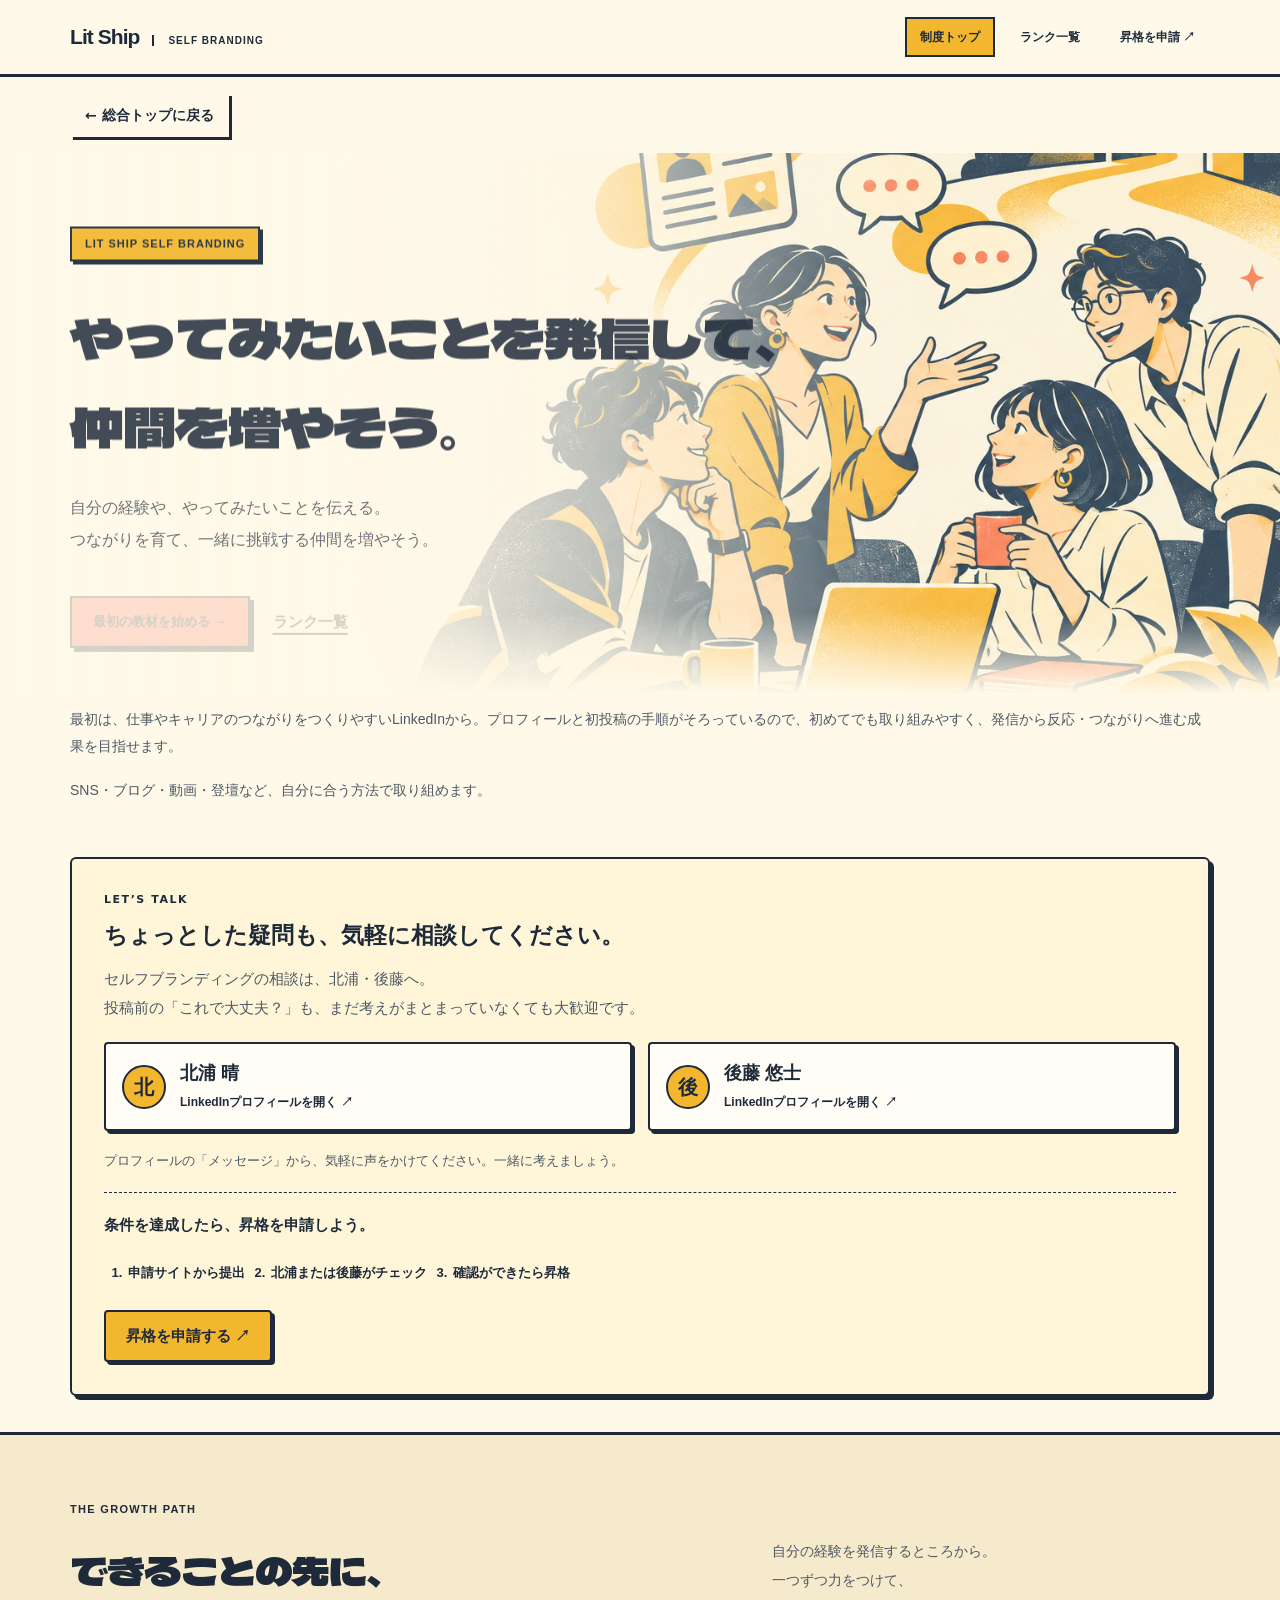
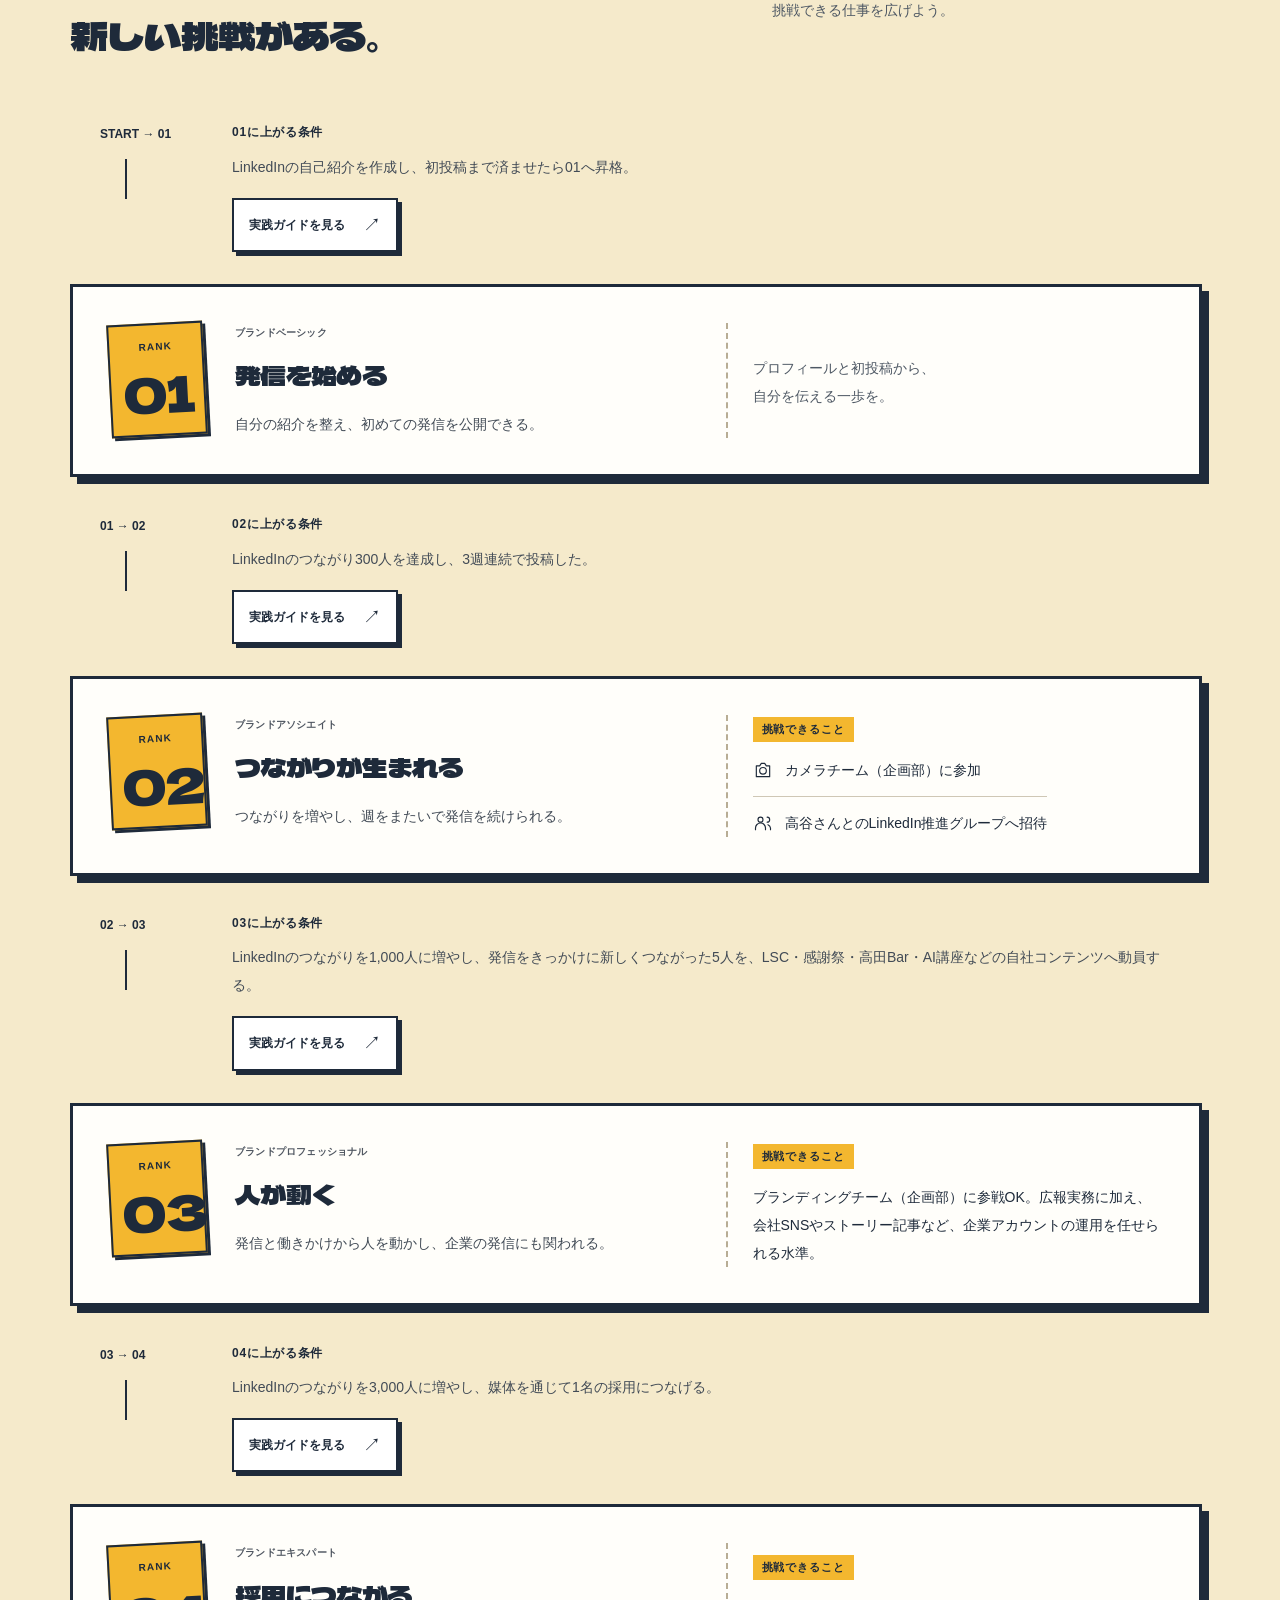
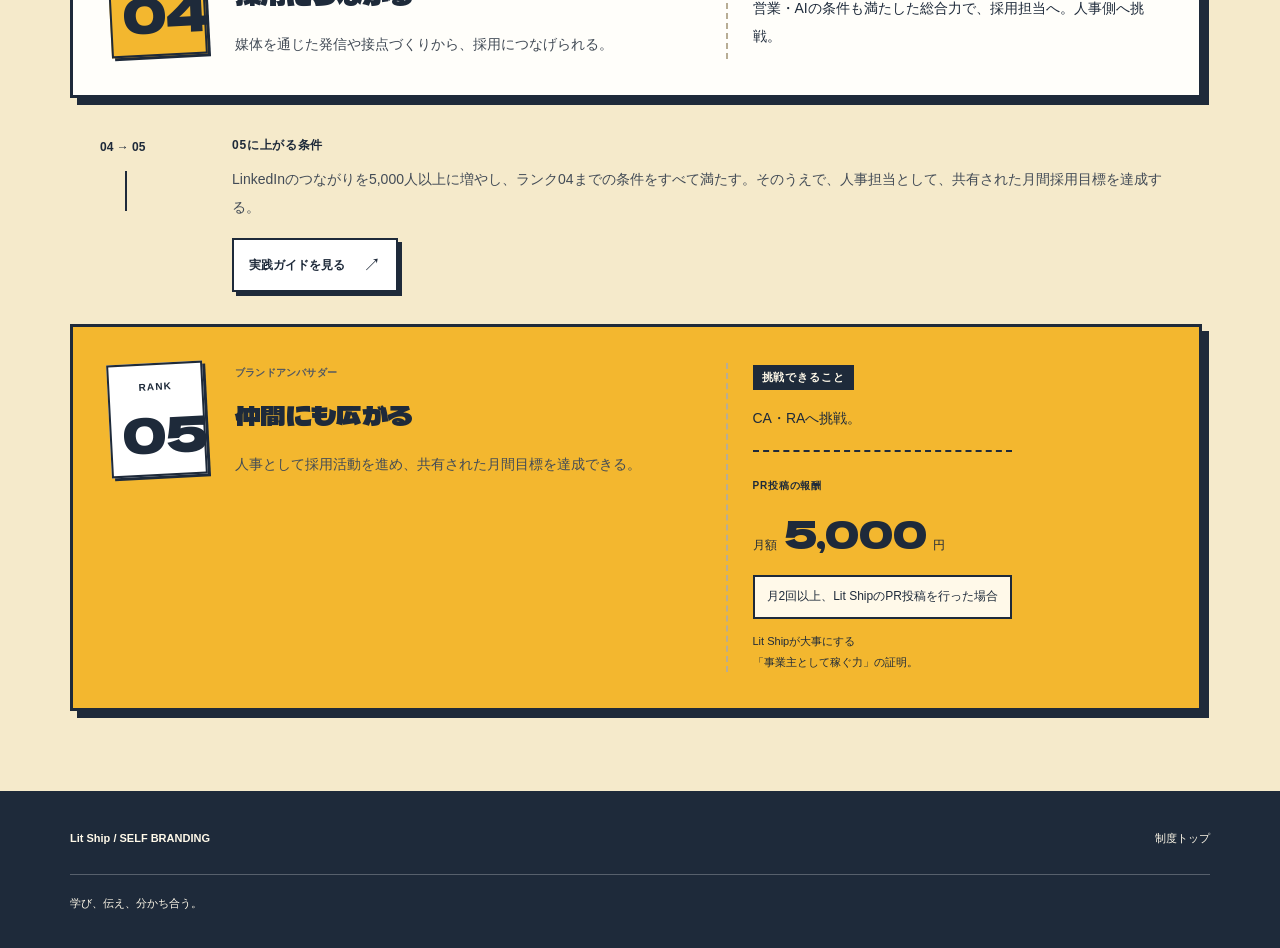
<file: site/index.html>
<!doctype html><html lang="ja"><head><meta charset="utf-8"><meta http-equiv="refresh" content="0;url=./branding/index.html"><title>Lit Ship セルフブランディング</title></head><body><a href="./branding/index.html">教材を開く</a></body></html>
</file>
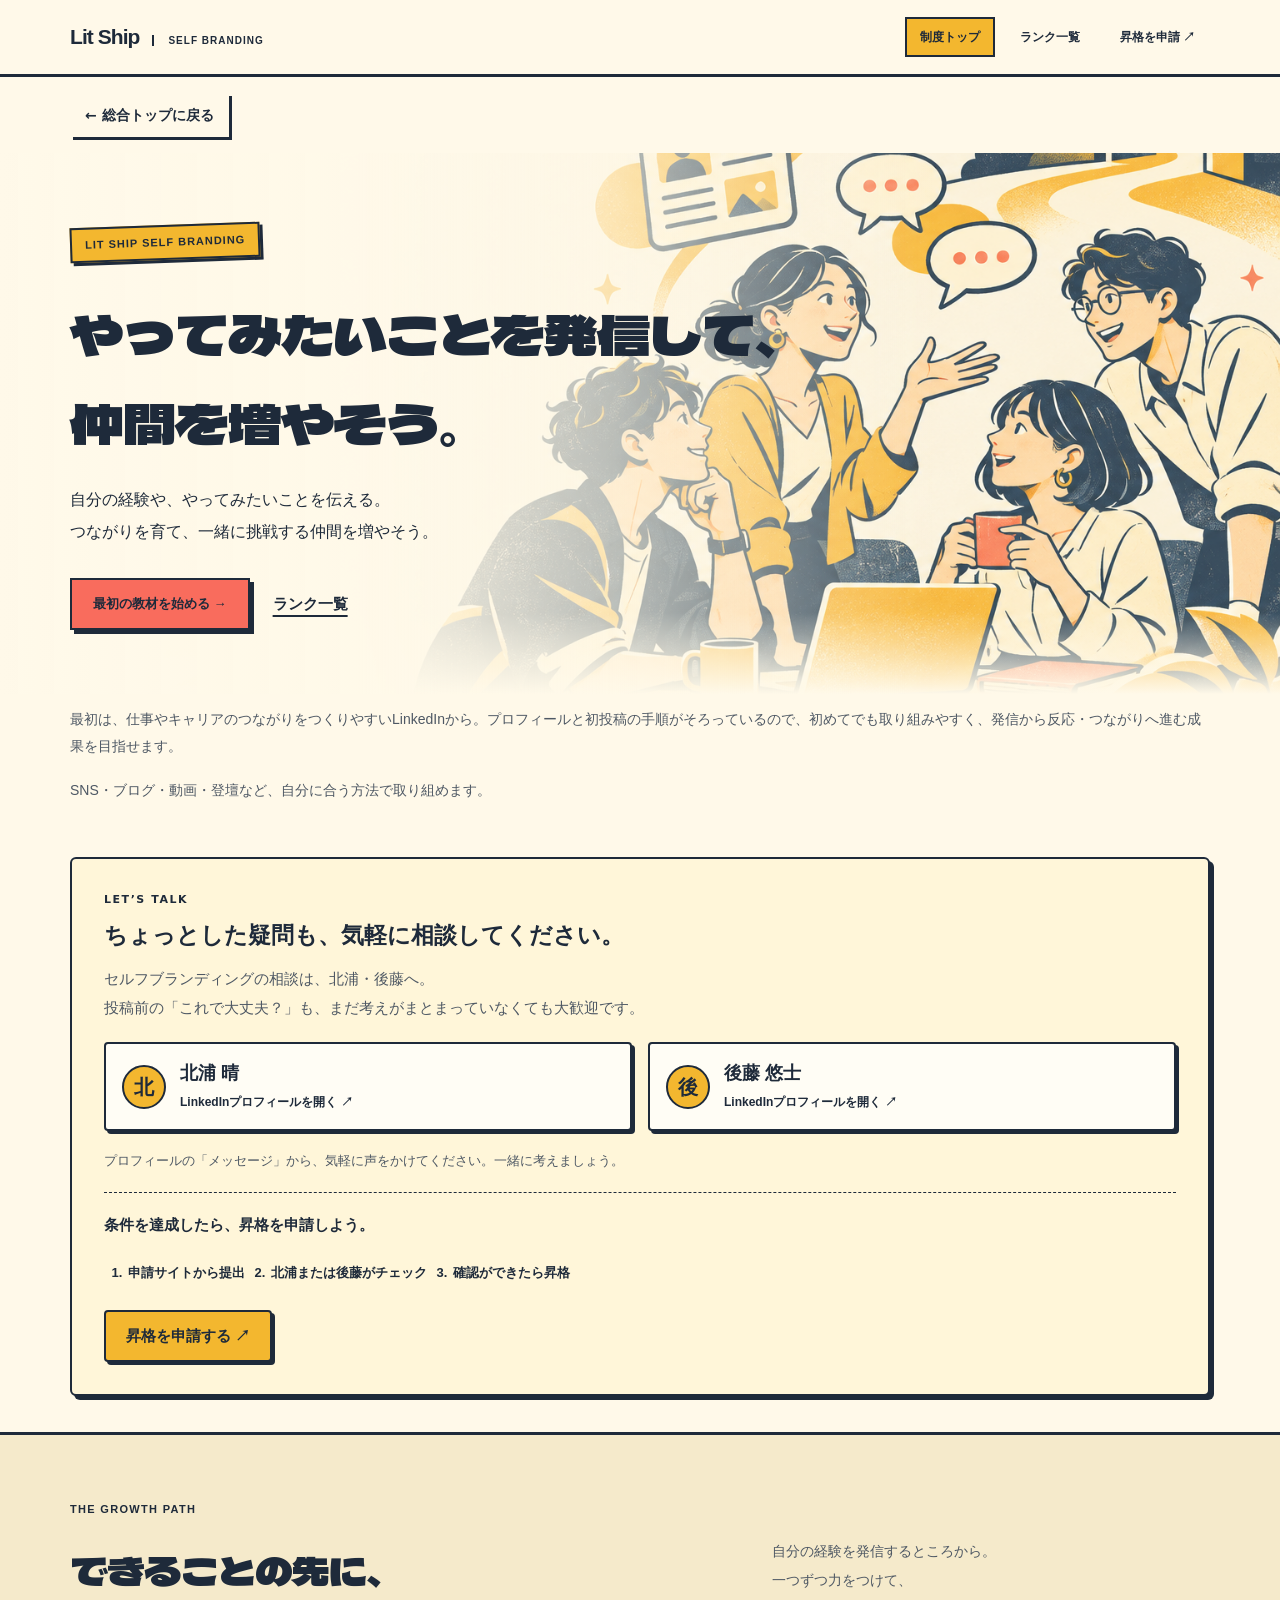
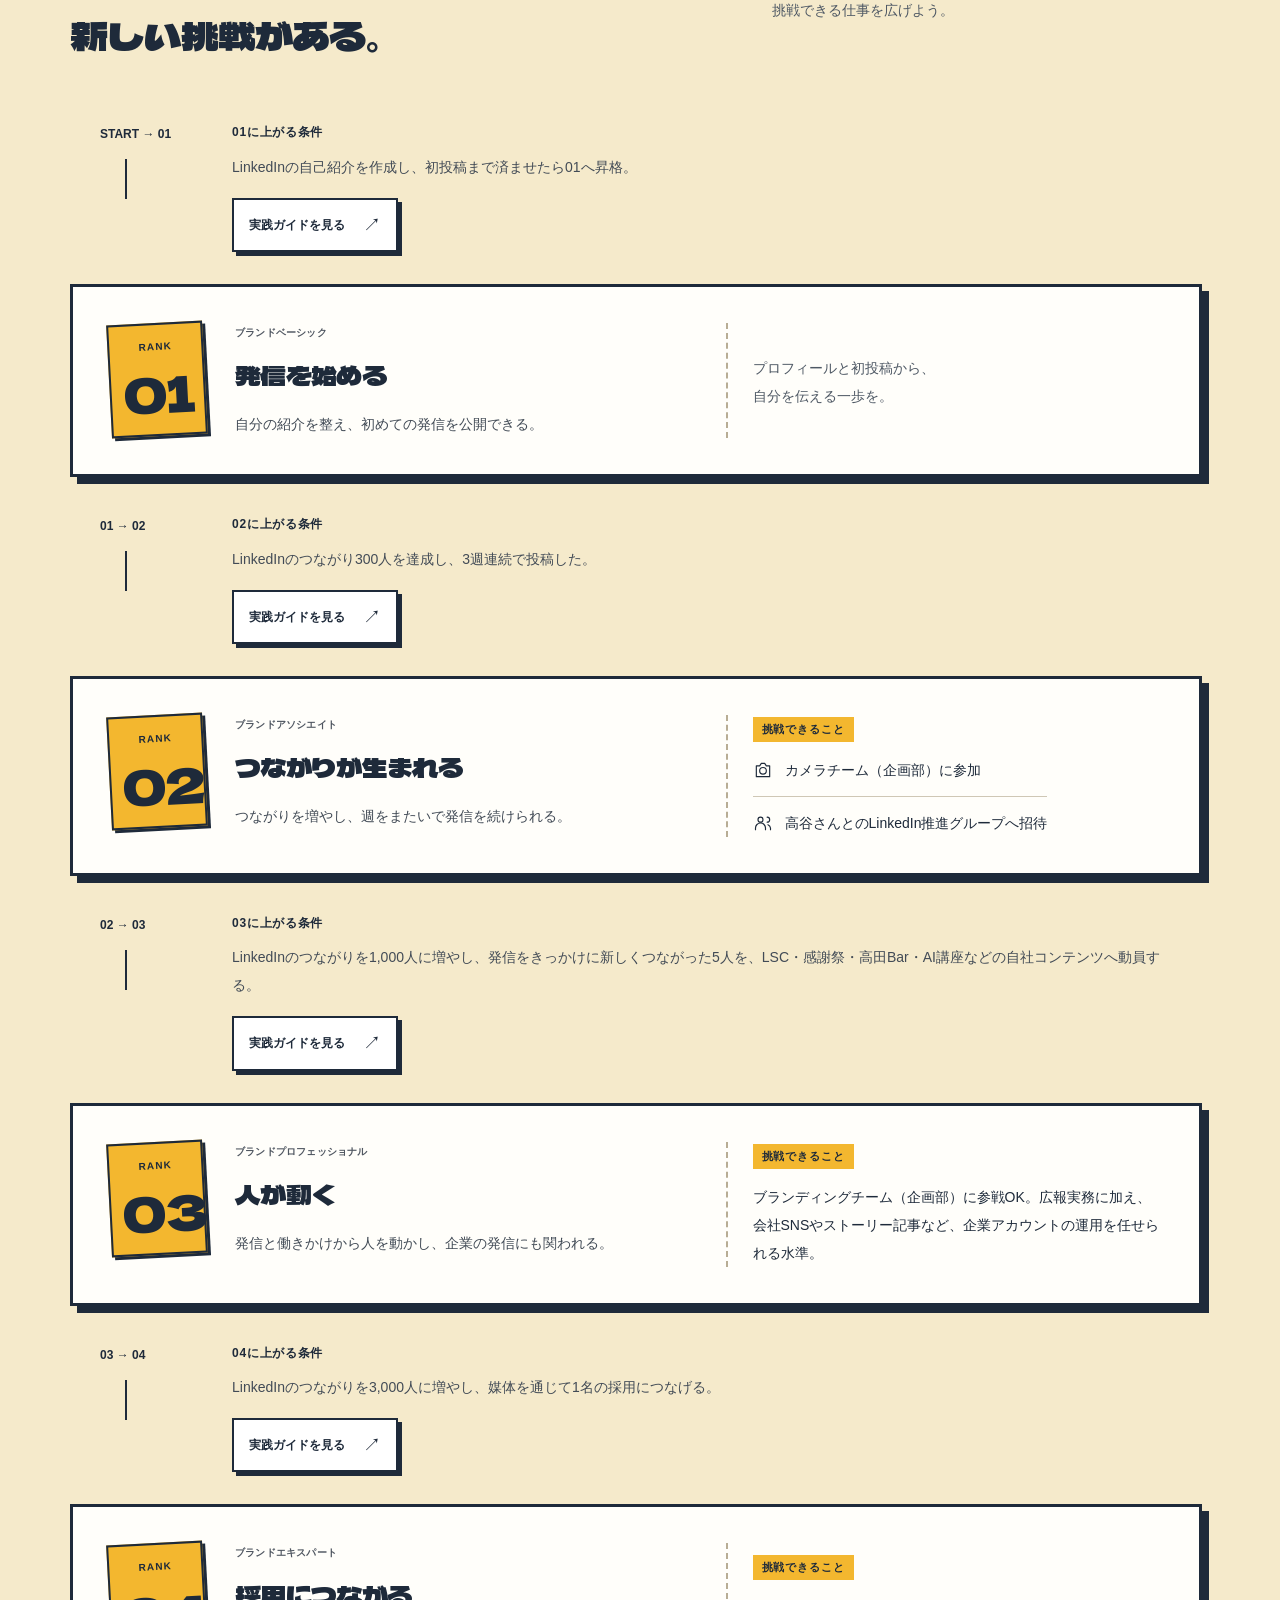
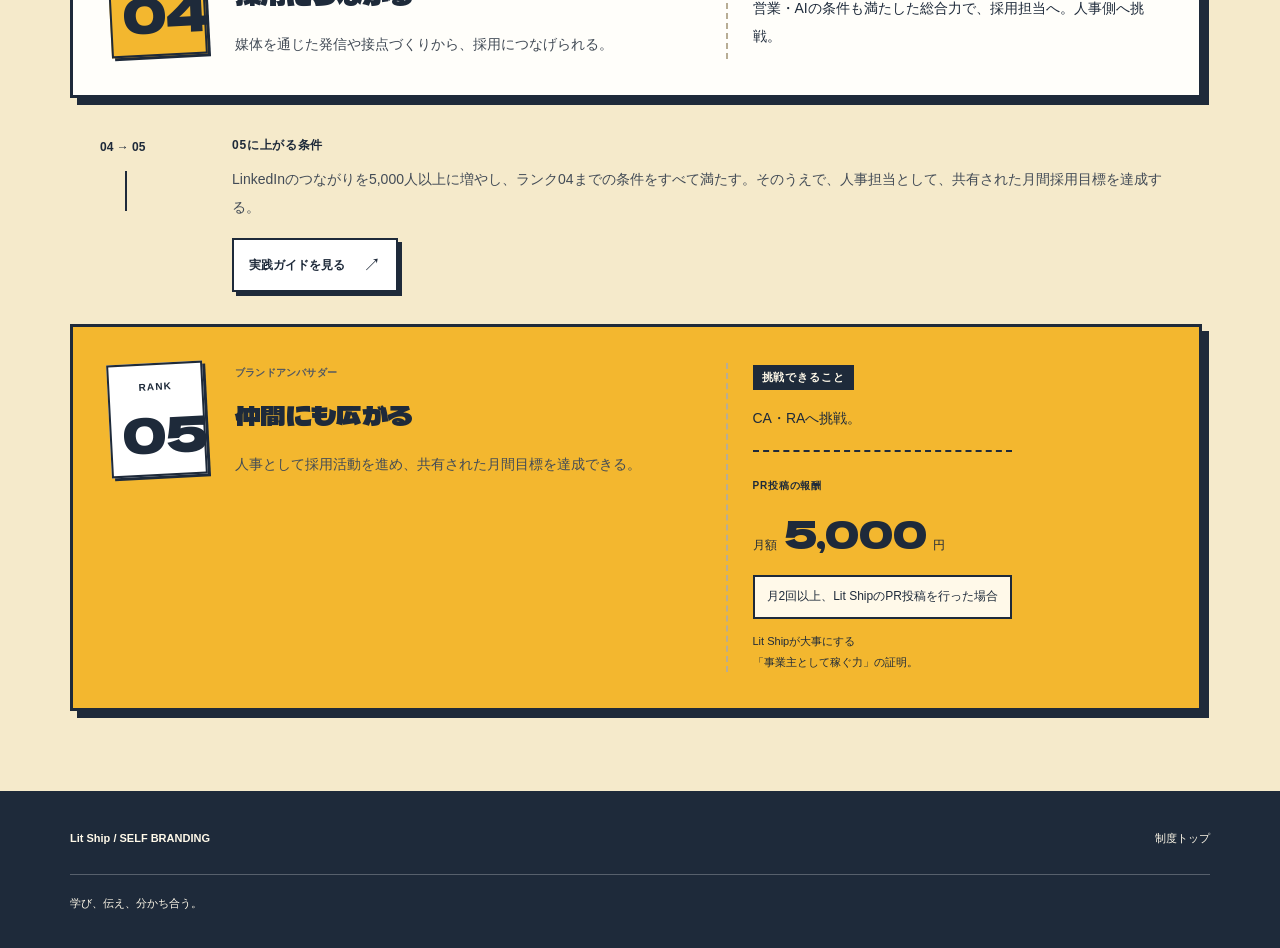
<file: site/branding/index.html>
<!doctype html><html lang="ja"><head><meta charset="utf-8"><meta name="viewport" content="width=device-width,initial-scale=1"><meta name="color-scheme" content="light"><title>セルフブランディング | Lit Ship</title><meta name="description" content="自分の経験を伝え、対話を重ね、次の挑戦へ。成果物をつくり、使い続け、仲間へ広げるLit Shipのセルフブランディング。"><link rel="stylesheet" href="../assets/brand-ui-base.css?v=1b922c63a881"><link rel="stylesheet" href="../assets/branding.css?v=50d9fe218a01"><link rel="stylesheet" href="../assets/branding-retro.css?v=95fe966bde0f"></head><body><div class="ls-rank theme-brand theme-retro"><a href="#main" class="skip">本文へ移動</a><header class="header"><div class="wrap header-inner"><a class="logo" href="./index.html">Lit Ship<span>SELF BRANDING</span></a><nav aria-label="メインナビゲーション"><a href="./index.html" aria-current="page">制度トップ</a><a href="./index.html#ranks">ランク一覧</a><a href="https://litship-rank-application.lit-ship-5264.chatgpt.site/apply/branding" target="_blank" rel="noopener noreferrer">昇格を申請 ↗</a></nav></div></header><main id="main"><nav class="wrap branding-return" aria-label="戻るナビゲーション"><a href="https://litship-all-in-one-program.lit-ship-5264.chatgpt.site/">← 総合トップに戻る</a></nav><div class="hero brand-photo-hero brand-illustration-hero"><div class="hero-photo-background" aria-hidden="true"><img src="../assets/branding-connections-hero.png" width="1536" height="1024" alt="" fetchpriority="high" decoding="async"></div><div class="wrap"><div><span class="eyebrow">LIT SHIP SELF BRANDING</span><h1>やってみたいことを発信して、<br>仲間を増やそう。</h1><div class="lead">自分の経験や、やってみたいことを伝える。<br>つながりを育て、一緒に挑戦する仲間を増やそう。</div><div class="actions"><a class="btn primary" href="./basic/index.html">最初の教材を始める →</a><a class="text-link" href="#ranks">ランク一覧</a></div></div></div></div><div class="wrap learner-intro"><p>最初は、仕事やキャリアのつながりをつくりやすいLinkedInから。プロフィールと初投稿の手順がそろっているので、初めてでも取り組みやすく、発信から反応・つながりへ進む成果を目指せます。</p><p>SNS・ブログ・動画・登壇など、自分に合う方法で取り組めます。</p></div><div class="wrap home-support"><aside class="course-support" aria-label="セルフブランディングの相談先"><div class="support-intro"><span class="support-kicker">LET’S TALK</span><strong>ちょっとした疑問も、気軽に相談してください。</strong><p>セルフブランディングの相談は、北浦・後藤へ。<br>投稿前の「これで大丈夫？」も、まだ考えがまとまっていなくても大歓迎です。</p></div><div class="support-people"><a class="support-person" href="https://www.linkedin.com/in/%E6%99%B4-%E5%8C%97%E6%B5%A6-548570386/" target="_blank" rel="noopener noreferrer"><span class="support-monogram" aria-hidden="true">北</span><span class="support-person-copy"><b>北浦 晴</b><span>LinkedInプロフィールを開く ↗</span></span></a><a class="support-person" href="https://www.linkedin.com/in/%E6%82%A0%E5%A3%AB-%E5%BE%8C%E8%97%A4-29814a387/" target="_blank" rel="noopener noreferrer"><span class="support-monogram" aria-hidden="true">後</span><span class="support-person-copy"><b>後藤 悠士</b><span>LinkedInプロフィールを開く ↗</span></span></a></div><p class="support-message-note">プロフィールの「メッセージ」から、気軽に声をかけてください。一緒に考えましょう。</p><div class="support-promotion"><strong>条件を達成したら、昇格を申請しよう。</strong><ol class="promotion-flow"><li>申請サイトから提出</li><li>北浦または後藤がチェック</li><li>確認ができたら昇格</li></ol><a class="rank-application-link" href="https://litship-rank-application.lit-ship-5264.chatgpt.site/apply/branding" target="_blank" rel="noopener noreferrer">昇格を申請する ↗</a></div></aside></div><section id="ranks" class="section "><div class="wrap"><div class="growth-heading"><div><span class="eyebrow">THE GROWTH PATH</span><h2>できることの先に、<br>新しい挑戦がある。</h2></div><p>自分の経験を発信するところから。<br>一つずつ力をつけて、<br>挑戦できる仕事を広げよう。</p></div><div class="ai-mission-board rank-journey"><div class="rank-transition" data-transition="1"><div class="transition-route" aria-hidden="true">START → 01</div><div class="transition-copy"><h3>01に上がる条件</h3><p>LinkedInの自己紹介を作成し、初投稿まで済ませたら01へ昇格。</p><a class="hint-cta" href="./basic/index.html"><span>実践ガイドを見る</span><span aria-hidden="true">↗</span></a></div></div><article class="ai-mission brand-mission learner-mission rank-card rank-card-1" id="mission-1" data-mission="1"><div class="ai-mission-number"><span>RANK</span><strong>01</strong></div><div class="ai-mission-main"><span class="rank-name">ブランドベーシック</span><h3>発信を始める</h3><p data-rank-description>自分の紹介を整え、初めての発信を公開できる。</p></div><div class="rank-card-aside"><p class="rank-start-note">プロフィールと初投稿から、<br>自分を伝える一歩を。</p></div></article><div class="rank-transition" data-transition="2"><div class="transition-route" aria-hidden="true">01 → 02</div><div class="transition-copy"><h3>02に上がる条件</h3><p>LinkedInのつながり300人を達成し、3週連続で投稿した。</p><a class="hint-cta" href="./associate/index.html"><span>実践ガイドを見る</span><span aria-hidden="true">↗</span></a></div></div><article class="ai-mission brand-mission learner-mission rank-card rank-card-2" id="mission-2" data-mission="2"><div class="ai-mission-number"><span>RANK</span><strong>02</strong></div><div class="ai-mission-main"><span class="rank-name">ブランドアソシエイト</span><h3>つながりが生まれる</h3><p data-rank-description>つながりを増やし、週をまたいで発信を続けられる。</p></div><div class="rank-card-aside"><div class="rank-opportunity" data-opportunity><span class="opportunity-kicker">挑戦できること</span><div class="opportunity-lines"><p><span class="opportunity-symbol" aria-hidden="true"><svg viewBox="0 0 24 24" fill="none"><path d="M4 7h4l2-3h4l2 3h4v13H4z" stroke="currentColor" stroke-width="1.4" stroke-linejoin="round"/><circle cx="12" cy="13" r="4" stroke="currentColor" stroke-width="1.4"/></svg></span><span>カメラチーム（企画部）に参加</span></p><p><span class="opportunity-symbol" aria-hidden="true"><svg viewBox="0 0 24 24" fill="none"><circle cx="9" cy="8" r="3" stroke="currentColor" stroke-width="1.4"/><path d="M3 20v-2a6 6 0 0 1 12 0v2m2-15a3 3 0 0 1 0 6m1 3a5 5 0 0 1 3 4v2" stroke="currentColor" stroke-width="1.4" stroke-linecap="round"/></svg></span><span>高谷さんとのLinkedIn推進グループへ招待</span></p></div></div></div></article><div class="rank-transition" data-transition="3"><div class="transition-route" aria-hidden="true">02 → 03</div><div class="transition-copy"><h3>03に上がる条件</h3><p>LinkedInのつながりを1,000人に増やし、発信をきっかけに新しくつながった5人を、LSC・感謝祭・高田Bar・AI講座などの自社コンテンツへ動員する。</p><a class="hint-cta" href="./professional/index.html"><span>実践ガイドを見る</span><span aria-hidden="true">↗</span></a></div></div><article class="ai-mission brand-mission learner-mission rank-card rank-card-3" id="mission-3" data-mission="3"><div class="ai-mission-number"><span>RANK</span><strong>03</strong></div><div class="ai-mission-main"><span class="rank-name">ブランドプロフェッショナル</span><h3>人が動く</h3><p data-rank-description>発信と働きかけから人を動かし、企業の発信にも関われる。</p></div><div class="rank-card-aside"><div class="rank-opportunity" data-opportunity><span class="opportunity-kicker">挑戦できること</span><p class="opportunity-description">ブランディングチーム（企画部）に参戦OK。広報実務に加え、会社SNSやストーリー記事など、企業アカウントの運用を任せられる水準。</p></div></div></article><div class="rank-transition" data-transition="4"><div class="transition-route" aria-hidden="true">03 → 04</div><div class="transition-copy"><h3>04に上がる条件</h3><p>LinkedInのつながりを3,000人に増やし、媒体を通じて1名の採用につなげる。</p><a class="hint-cta" href="./expert/index.html"><span>実践ガイドを見る</span><span aria-hidden="true">↗</span></a></div></div><article class="ai-mission brand-mission learner-mission rank-card rank-card-4" id="mission-4" data-mission="4"><div class="ai-mission-number"><span>RANK</span><strong>04</strong></div><div class="ai-mission-main"><span class="rank-name">ブランドエキスパート</span><h3>採用につながる</h3><p data-rank-description>媒体を通じた発信や接点づくりから、採用につなげられる。</p></div><div class="rank-card-aside"><div class="rank-opportunity" data-opportunity><span class="opportunity-kicker">挑戦できること</span><p class="opportunity-description">営業・AIの条件も満たした総合力で、採用担当へ。人事側へ挑戦。</p></div></div></article><div class="rank-transition" data-transition="5"><div class="transition-route" aria-hidden="true">04 → 05</div><div class="transition-copy"><h3>05に上がる条件</h3><p>LinkedInのつながりを5,000人以上に増やし、ランク04までの条件をすべて満たす。そのうえで、人事担当として、共有された月間採用目標を達成する。</p><a class="hint-cta" href="./ambassador/index.html"><span>実践ガイドを見る</span><span aria-hidden="true">↗</span></a></div></div><article class="ai-mission brand-mission learner-mission rank-card rank-card-5" id="mission-5" data-mission="5"><div class="ai-mission-number"><span>RANK</span><strong>05</strong></div><div class="ai-mission-main"><span class="rank-name">ブランドアンバサダー</span><h3>仲間にも広がる</h3><p data-rank-description>人事として採用活動を進め、共有された月間目標を達成できる。</p></div><div class="rank-card-aside"><div class="rank-opportunity" data-opportunity><span class="opportunity-kicker">挑戦できること</span><p class="opportunity-description">CA・RAへ挑戦。</p><div class="rank-reward" data-reward><span class="reward-kicker">PR投稿の報酬</span><p class="reward-amount"><span>月額</span><strong>5,000</strong><span>円</span></p><p class="reward-terms">月2回以上、Lit ShipのPR投稿を行った場合</p><p class="reward-meaning">Lit Shipが大事にする<br>「事業主として稼ぐ力」の証明。</p></div></div></div></article></div></div></section></main><footer class="footer"><div class="wrap"><div class="footer-top"><strong>Lit Ship / SELF BRANDING</strong><div class="footer-links"><a href="./index.html">制度トップ</a></div></div><div class="footer-bottom"><span>学び、伝え、分かち合う。</span></div></div></footer></div><script type="application/json" id="brand-page-data">{}</script><script src="../assets/branding.js?v=a92b4e781def" defer></script></body></html>
</file>
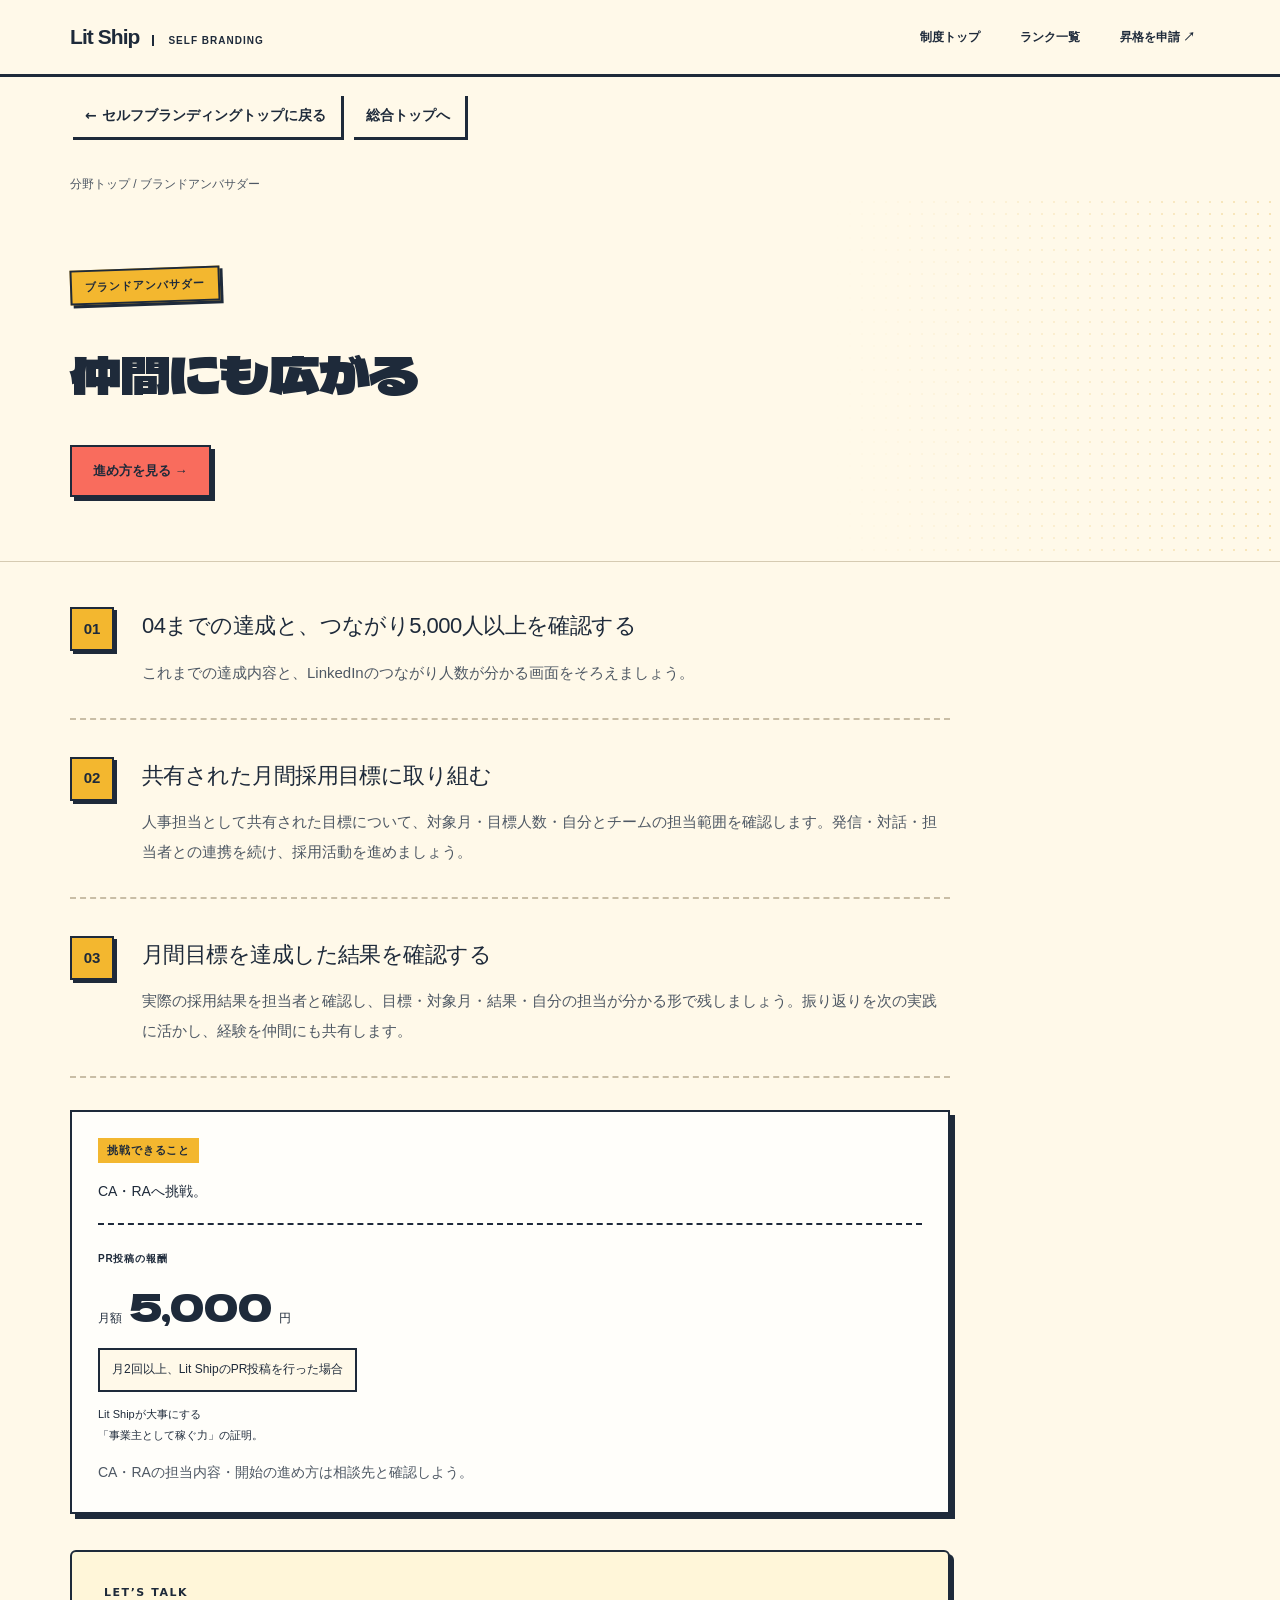
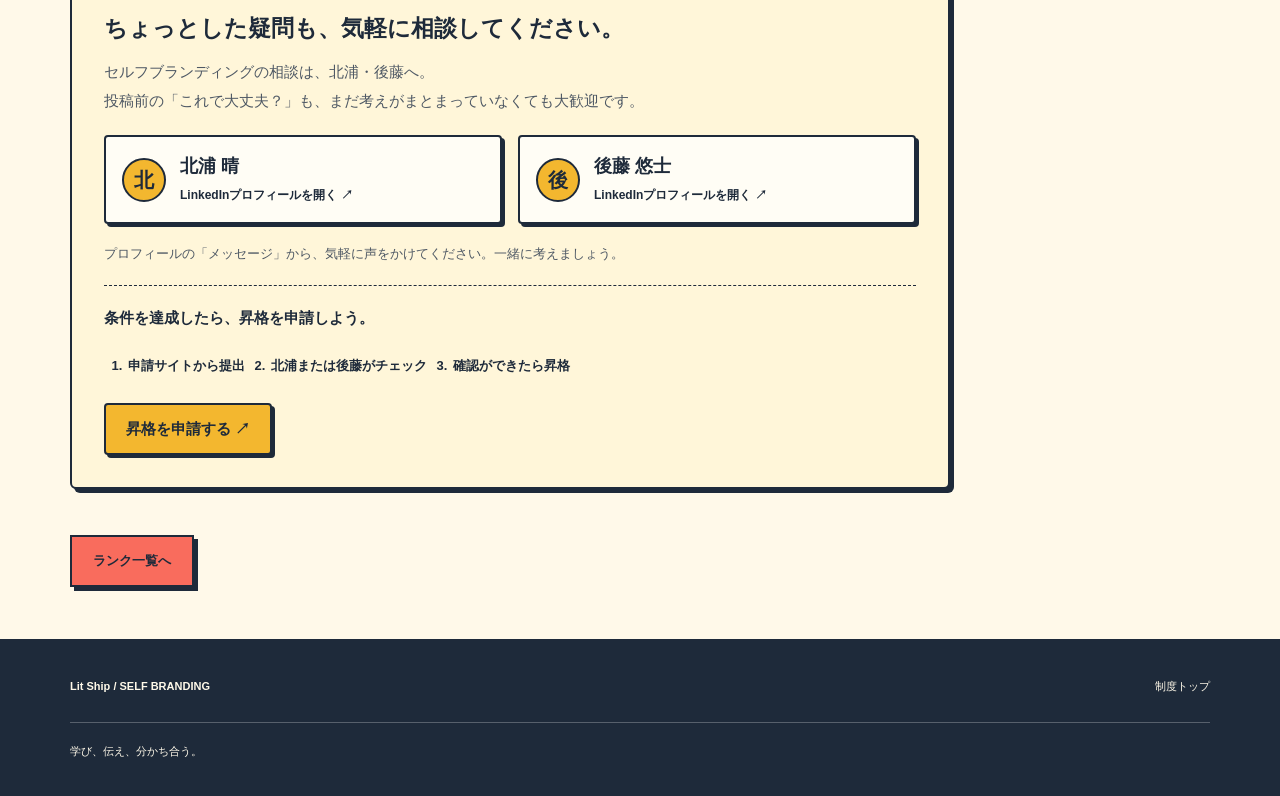
<file: site/branding/ambassador/index.html>
<!doctype html><html lang="ja"><head><meta charset="utf-8"><meta name="viewport" content="width=device-width,initial-scale=1"><meta name="color-scheme" content="light"><title>ブランドアンバサダー | Lit Ship</title><meta name="description" content="自分の経験を伝え、対話を重ね、次の挑戦へ。成果物をつくり、使い続け、仲間へ広げるLit Shipのセルフブランディング。"><link rel="stylesheet" href="../../assets/brand-ui-base.css?v=1b922c63a881"><link rel="stylesheet" href="../../assets/branding.css?v=50d9fe218a01"><link rel="stylesheet" href="../../assets/branding-retro.css?v=95fe966bde0f"></head><body><div class="ls-rank theme-brand theme-retro"><a href="#main" class="skip">本文へ移動</a><header class="header"><div class="wrap header-inner"><a class="logo" href="../index.html">Lit Ship<span>SELF BRANDING</span></a><nav aria-label="メインナビゲーション"><a href="../index.html">制度トップ</a><a href="../index.html#ranks">ランク一覧</a><a href="https://litship-rank-application.lit-ship-5264.chatgpt.site/apply/branding" target="_blank" rel="noopener noreferrer">昇格を申請 ↗</a></nav></div></header><main id="main"><nav class="wrap branding-return" aria-label="戻るナビゲーション"><a href="../index.html">← セルフブランディングトップに戻る</a><a href="https://litship-all-in-one-program.lit-ship-5264.chatgpt.site/">総合トップへ</a></nav><div class="wrap breadcrumb"><a class="" href="../index.html">分野トップ</a> / ブランドアンバサダー</div><div class="hero hints-hero"><div class="wrap"><div><span class="eyebrow">ブランドアンバサダー</span><h1>仲間にも広がる</h1><div class="lead"></div><div class="actions"><a class="btn primary" href="#contents">進め方を見る →</a></div></div></div></div><section id="contents" class="section course-content"><div class="wrap"><ol class="course-steps"><li><span aria-hidden="true">01</span><div><h2>04までの達成と、つながり5,000人以上を確認する</h2><p>これまでの達成内容と、LinkedInのつながり人数が分かる画面をそろえましょう。</p></div></li><li><span aria-hidden="true">02</span><div><h2>共有された月間採用目標に取り組む</h2><p>人事担当として共有された目標について、対象月・目標人数・自分とチームの担当範囲を確認します。発信・対話・担当者との連携を続け、採用活動を進めましょう。</p></div></li><li><span aria-hidden="true">03</span><div><h2>月間目標を達成した結果を確認する</h2><p>実際の採用結果を担当者と確認し、目標・対象月・結果・自分の担当が分かる形で残しましょう。振り返りを次の実践に活かし、経験を仲間にも共有します。</p></div></li></ol><aside class="course-opportunity"><div class="rank-opportunity" data-opportunity><span class="opportunity-kicker">挑戦できること</span><p class="opportunity-description">CA・RAへ挑戦。</p><div class="rank-reward" data-reward><span class="reward-kicker">PR投稿の報酬</span><p class="reward-amount"><span>月額</span><strong>5,000</strong><span>円</span></p><p class="reward-terms">月2回以上、Lit ShipのPR投稿を行った場合</p><p class="reward-meaning">Lit Shipが大事にする<br>「事業主として稼ぐ力」の証明。</p></div><p class="small">CA・RAの担当内容・開始の進め方は相談先と確認しよう。</p></div></aside><aside class="course-support" aria-label="セルフブランディングの相談先"><div class="support-intro"><span class="support-kicker">LET’S TALK</span><strong>ちょっとした疑問も、気軽に相談してください。</strong><p>セルフブランディングの相談は、北浦・後藤へ。<br>投稿前の「これで大丈夫？」も、まだ考えがまとまっていなくても大歓迎です。</p></div><div class="support-people"><a class="support-person" href="https://www.linkedin.com/in/%E6%99%B4-%E5%8C%97%E6%B5%A6-548570386/" target="_blank" rel="noopener noreferrer"><span class="support-monogram" aria-hidden="true">北</span><span class="support-person-copy"><b>北浦 晴</b><span>LinkedInプロフィールを開く ↗</span></span></a><a class="support-person" href="https://www.linkedin.com/in/%E6%82%A0%E5%A3%AB-%E5%BE%8C%E8%97%A4-29814a387/" target="_blank" rel="noopener noreferrer"><span class="support-monogram" aria-hidden="true">後</span><span class="support-person-copy"><b>後藤 悠士</b><span>LinkedInプロフィールを開く ↗</span></span></a></div><p class="support-message-note">プロフィールの「メッセージ」から、気軽に声をかけてください。一緒に考えましょう。</p><div class="support-promotion"><strong>条件を達成したら、昇格を申請しよう。</strong><ol class="promotion-flow"><li>申請サイトから提出</li><li>北浦または後藤がチェック</li><li>確認ができたら昇格</li></ol><a class="rank-application-link" href="https://litship-rank-application.lit-ship-5264.chatgpt.site/apply/branding" target="_blank" rel="noopener noreferrer">昇格を申請する ↗</a></div></aside></div></section><div id="continue" class="wrap course-next"><div class="actions"><a class="btn primary" href="../index.html#ranks">ランク一覧へ</a></div></div></main><footer class="footer"><div class="wrap"><div class="footer-top"><strong>Lit Ship / SELF BRANDING</strong><div class="footer-links"><a href="../index.html">制度トップ</a></div></div><div class="footer-bottom"><span>学び、伝え、分かち合う。</span></div></div></footer></div><script type="application/json" id="brand-page-data">{}</script><script src="../../assets/branding.js?v=a92b4e781def" defer></script></body></html>
</file>
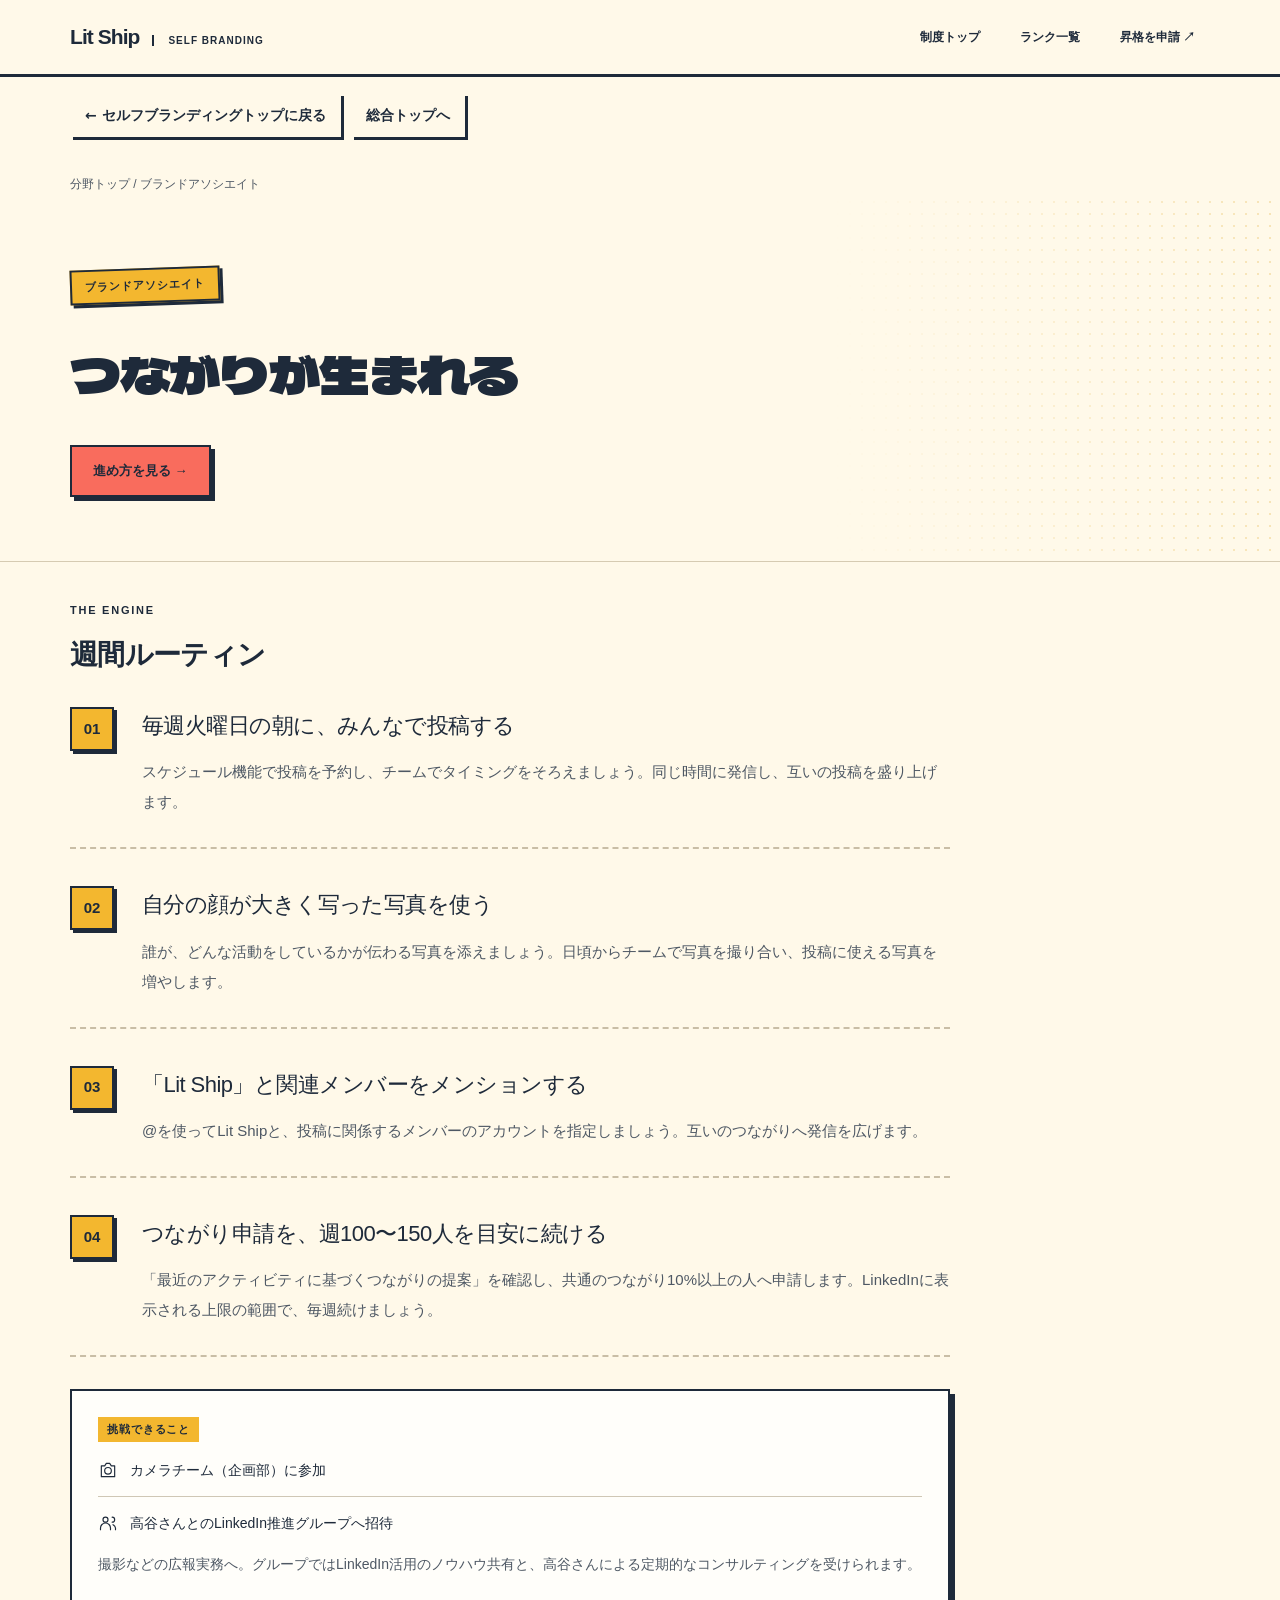
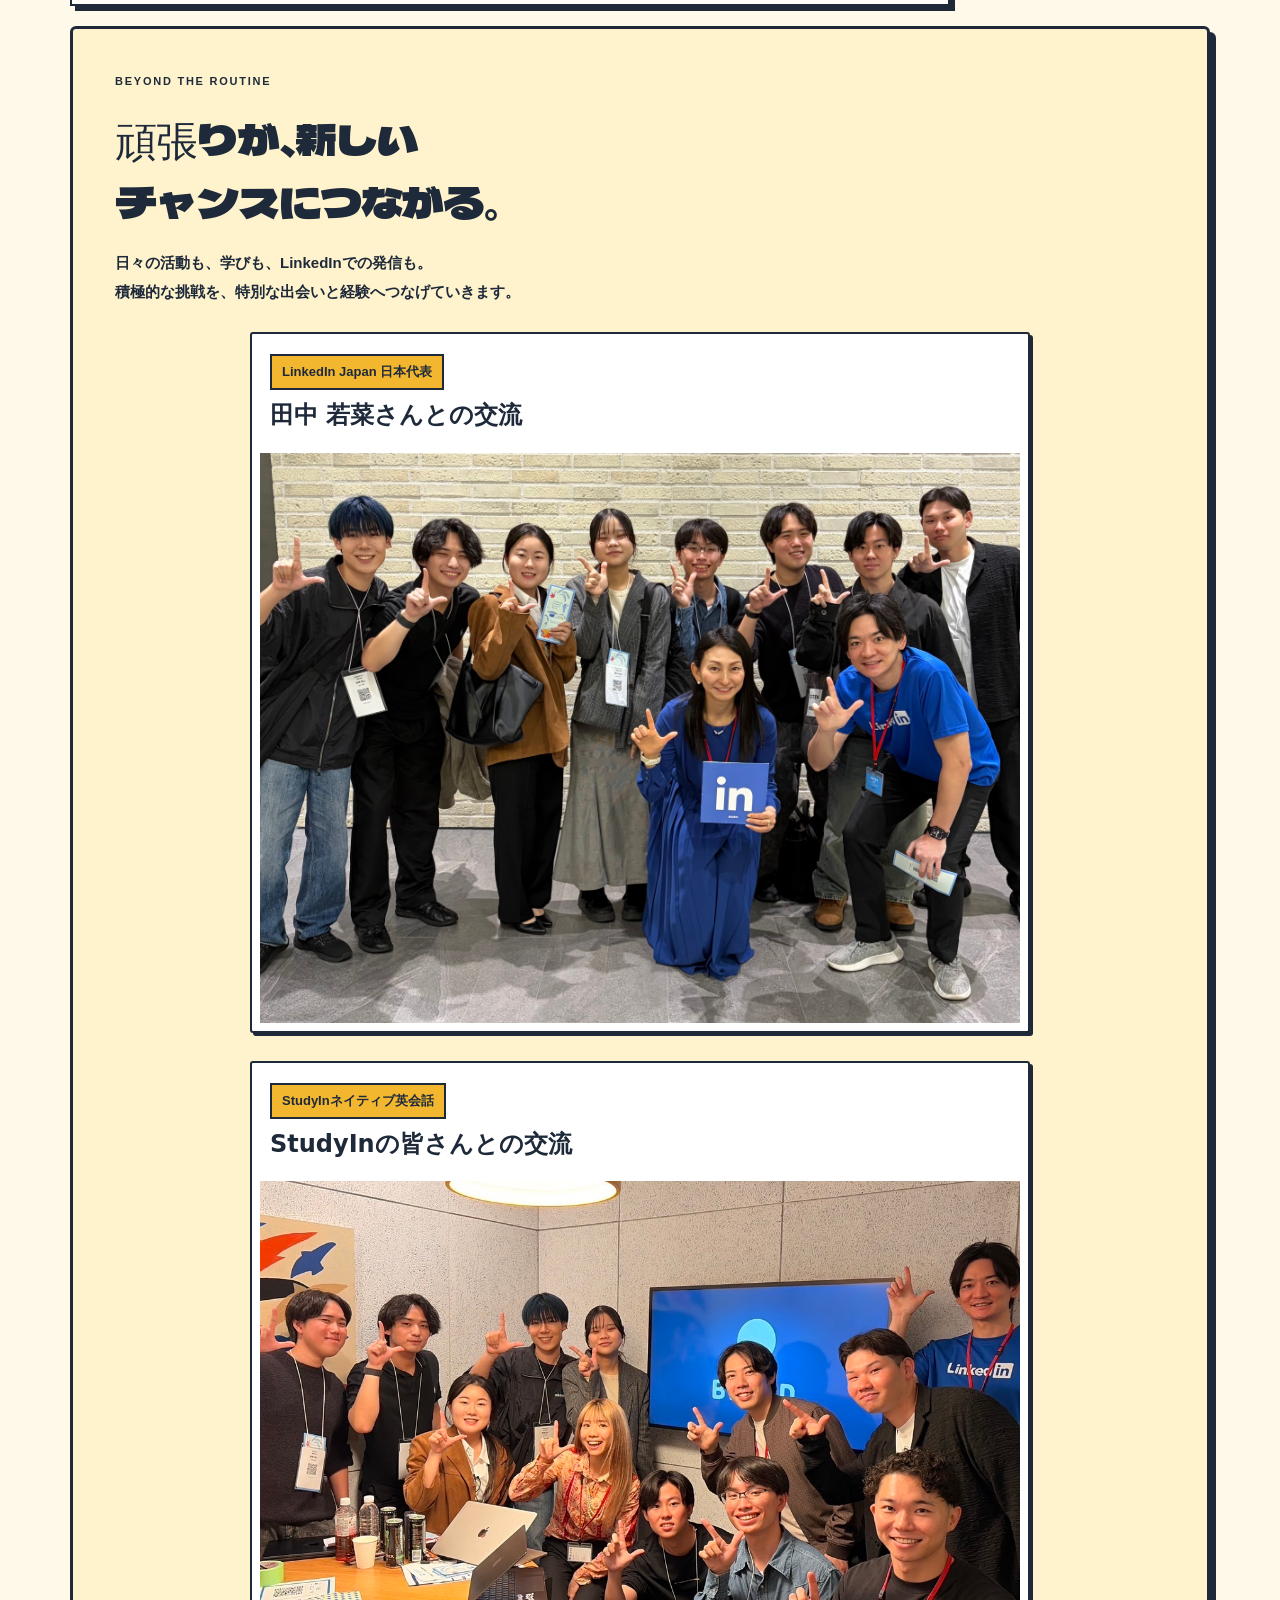
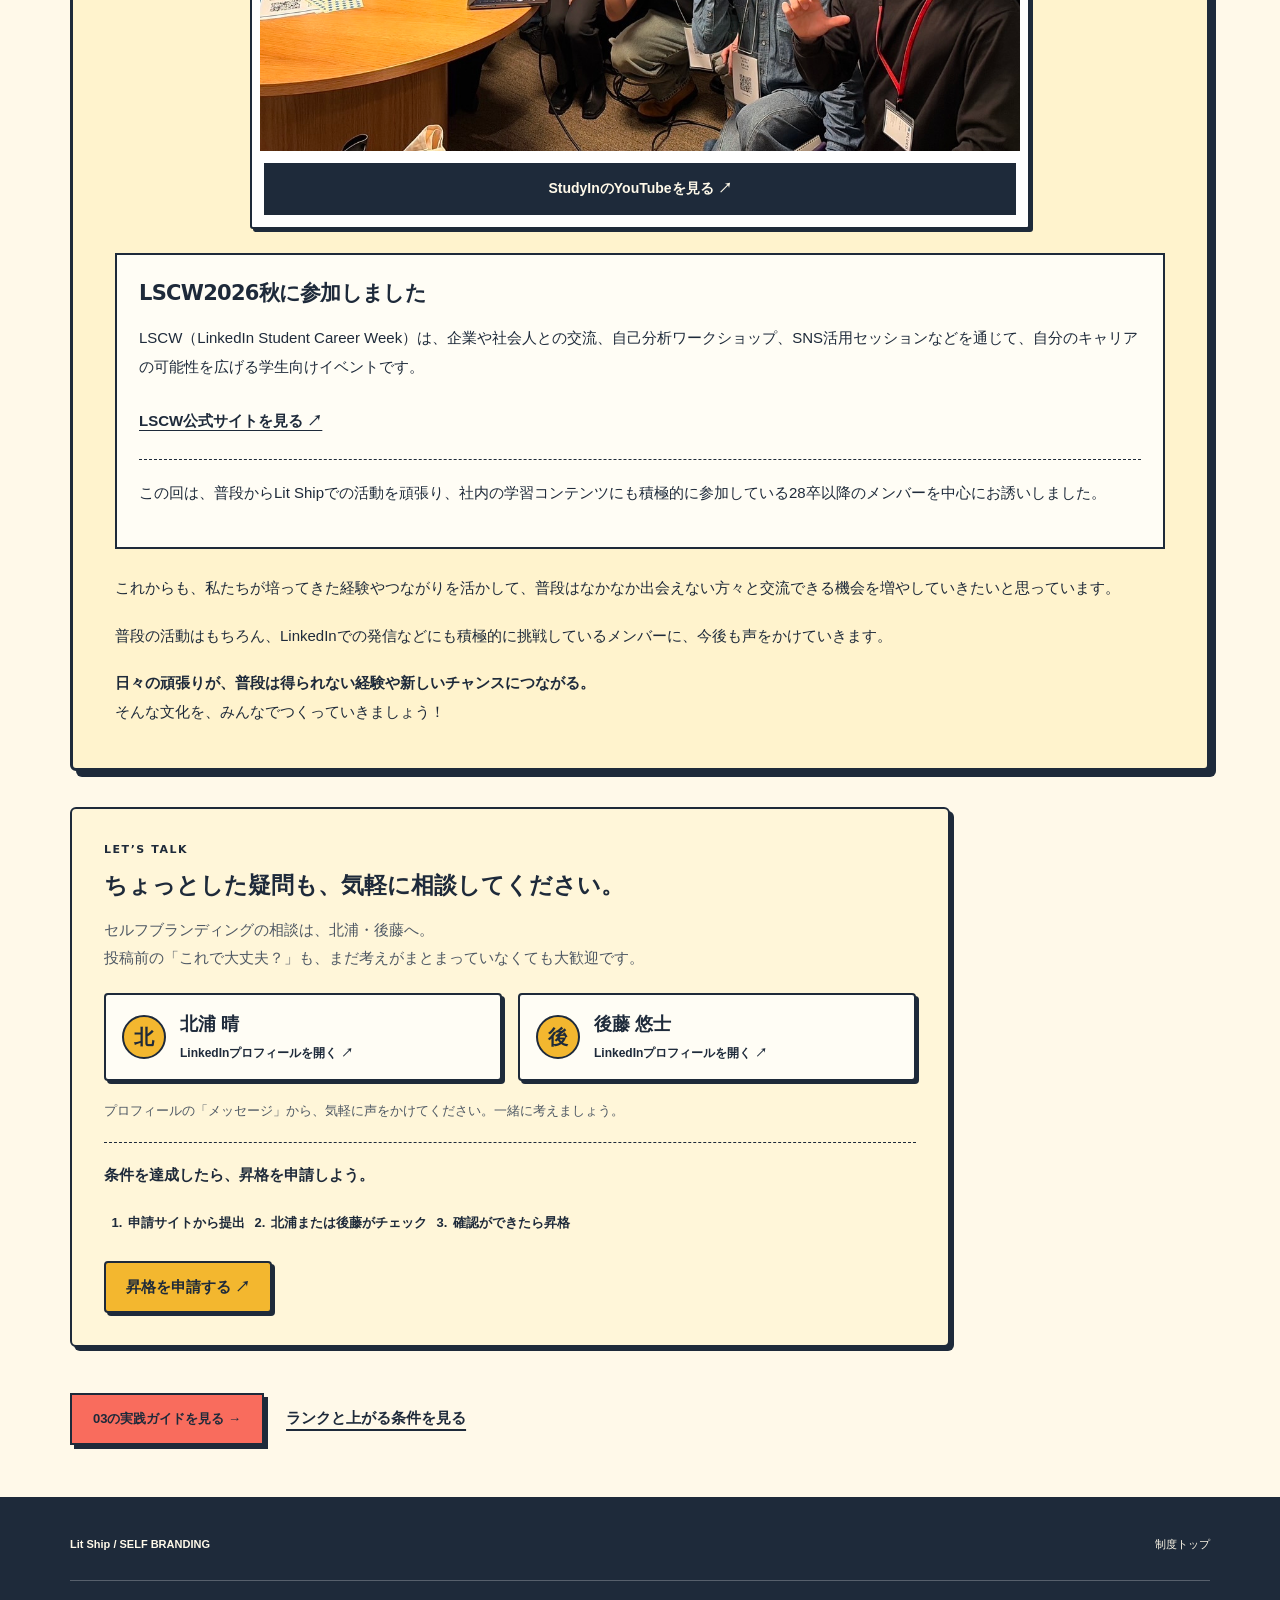
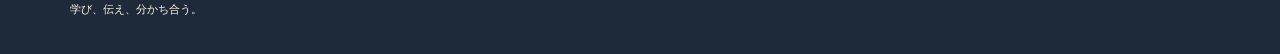
<file: site/branding/associate/index.html>
<!doctype html><html lang="ja"><head><meta charset="utf-8"><meta name="viewport" content="width=device-width,initial-scale=1"><meta name="color-scheme" content="light"><title>ブランドアソシエイト | Lit Ship</title><meta name="description" content="自分の経験を伝え、対話を重ね、次の挑戦へ。成果物をつくり、使い続け、仲間へ広げるLit Shipのセルフブランディング。"><link rel="stylesheet" href="../../assets/brand-ui-base.css?v=1b922c63a881"><link rel="stylesheet" href="../../assets/branding.css?v=50d9fe218a01"><link rel="stylesheet" href="../../assets/branding-retro.css?v=95fe966bde0f"></head><body><div class="ls-rank theme-brand theme-retro"><a href="#main" class="skip">本文へ移動</a><header class="header"><div class="wrap header-inner"><a class="logo" href="../index.html">Lit Ship<span>SELF BRANDING</span></a><nav aria-label="メインナビゲーション"><a href="../index.html">制度トップ</a><a href="../index.html#ranks">ランク一覧</a><a href="https://litship-rank-application.lit-ship-5264.chatgpt.site/apply/branding" target="_blank" rel="noopener noreferrer">昇格を申請 ↗</a></nav></div></header><main id="main"><nav class="wrap branding-return" aria-label="戻るナビゲーション"><a href="../index.html">← セルフブランディングトップに戻る</a><a href="https://litship-all-in-one-program.lit-ship-5264.chatgpt.site/">総合トップへ</a></nav><div class="wrap breadcrumb"><a class="" href="../index.html">分野トップ</a> / ブランドアソシエイト</div><div class="hero hints-hero"><div class="wrap"><div><span class="eyebrow">ブランドアソシエイト</span><h1>つながりが生まれる</h1><div class="lead"></div><div class="actions"><a class="btn primary" href="#contents">進め方を見る →</a></div></div></div></div><section id="contents" class="section course-content"><div class="wrap"><header class="course-routine-header"><p class="eyebrow">THE ENGINE</p><h2>週間ルーティン</h2></header><ol class="course-steps"><li><span aria-hidden="true">01</span><div><h2>毎週火曜日の朝に、みんなで投稿する</h2><p>スケジュール機能で投稿を予約し、チームでタイミングをそろえましょう。同じ時間に発信し、互いの投稿を盛り上げます。</p></div></li><li><span aria-hidden="true">02</span><div><h2>自分の顔が大きく写った写真を使う</h2><p>誰が、どんな活動をしているかが伝わる写真を添えましょう。日頃からチームで写真を撮り合い、投稿に使える写真を増やします。</p></div></li><li><span aria-hidden="true">03</span><div><h2>「Lit Ship」と関連メンバーをメンションする</h2><p>@を使ってLit Shipと、投稿に関係するメンバーのアカウントを指定しましょう。互いのつながりへ発信を広げます。</p></div></li><li><span aria-hidden="true">04</span><div><h2>つながり申請を、週100〜150人を目安に続ける</h2><p>「最近のアクティビティに基づくつながりの提案」を確認し、共通のつながり10%以上の人へ申請します。LinkedInに表示される上限の範囲で、毎週続けましょう。</p></div></li></ol><aside class="course-opportunity"><div class="rank-opportunity" data-opportunity><span class="opportunity-kicker">挑戦できること</span><div class="opportunity-lines"><p><span class="opportunity-symbol" aria-hidden="true"><svg viewBox="0 0 24 24" fill="none"><path d="M4 7h4l2-3h4l2 3h4v13H4z" stroke="currentColor" stroke-width="1.4" stroke-linejoin="round"/><circle cx="12" cy="13" r="4" stroke="currentColor" stroke-width="1.4"/></svg></span><span>カメラチーム（企画部）に参加</span></p><p><span class="opportunity-symbol" aria-hidden="true"><svg viewBox="0 0 24 24" fill="none"><circle cx="9" cy="8" r="3" stroke="currentColor" stroke-width="1.4"/><path d="M3 20v-2a6 6 0 0 1 12 0v2m2-15a3 3 0 0 1 0 6m1 3a5 5 0 0 1 3 4v2" stroke="currentColor" stroke-width="1.4" stroke-linecap="round"/></svg></span><span>高谷さんとのLinkedIn推進グループへ招待</span></p></div><p class="small">撮影などの広報実務へ。グループではLinkedIn活用のノウハウ共有と、高谷さんによる定期的なコンサルティングを受けられます。</p></div></aside><aside class="brand-chance-story" aria-label="挑戦から広がるチャンス">
<div class="chance-story-heading"><span class="eyebrow">BEYOND THE ROUTINE</span><h2>頑張りが、新しい<br>チャンスにつながる。</h2></div>
<p class="chance-story-lead">日々の活動も、学びも、LinkedInでの発信も。<br>積極的な挑戦を、特別な出会いと経験へつなげていきます。</p>
<div class="chance-story-photos"><figure class="chance-photo-tanaka"><figcaption><span class="chance-guest-role">LinkedIn Japan 日本代表</span><strong>田中 若菜さんとの交流</strong></figcaption><img src="../../assets/lscw-2026-autumn-02.jpg" width="3380" height="2535" loading="lazy" decoding="async" alt="LSCW2026秋でLinkedIn Japan日本代表・田中若菜さんと交流した際の集合写真"></figure><figure class="chance-photo-studyin"><figcaption><span class="chance-guest-role">StudyInネイティブ英会話</span><strong>StudyInの皆さんとの交流</strong></figcaption><img src="../../assets/lscw-2026-autumn-01.jpg" width="1209" height="907" loading="lazy" decoding="async" alt="LSCW2026秋でStudyInネイティブ英会話の皆さんと交流した際の集合写真"><a class="chance-youtube-link" href="https://www.youtube.com/channel/UC6UHYyVoCrAUBsxF-ortrew" target="_blank" rel="noopener noreferrer">StudyInのYouTubeを見る ↗</a></figure></div>
<div class="chance-event-note"><h3>LSCW2026秋に参加しました</h3><p>LSCW（LinkedIn Student Career Week）は、企業や社会人との交流、自己分析ワークショップ、SNS活用セッションなどを通じて、自分のキャリアの可能性を広げる学生向けイベントです。</p><a href="https://lscw.scoutalia.com/" target="_blank" rel="noopener noreferrer">LSCW公式サイトを見る ↗</a><p class="chance-invitation">この回は、普段からLit Shipでの活動を頑張り、社内の学習コンテンツにも積極的に参加している28卒以降のメンバーを中心にお誘いしました。</p></div>
<div class="chance-story-message"><p>これからも、私たちが培ってきた経験やつながりを活かして、普段はなかなか出会えない方々と交流できる機会を増やしていきたいと思っています。</p><p>普段の活動はもちろん、LinkedInでの発信などにも積極的に挑戦しているメンバーに、今後も声をかけていきます。</p><p><strong>日々の頑張りが、普段は得られない経験や新しいチャンスにつながる。</strong><br>そんな文化を、みんなでつくっていきましょう！</p></div>
</aside><aside class="course-support" aria-label="セルフブランディングの相談先"><div class="support-intro"><span class="support-kicker">LET’S TALK</span><strong>ちょっとした疑問も、気軽に相談してください。</strong><p>セルフブランディングの相談は、北浦・後藤へ。<br>投稿前の「これで大丈夫？」も、まだ考えがまとまっていなくても大歓迎です。</p></div><div class="support-people"><a class="support-person" href="https://www.linkedin.com/in/%E6%99%B4-%E5%8C%97%E6%B5%A6-548570386/" target="_blank" rel="noopener noreferrer"><span class="support-monogram" aria-hidden="true">北</span><span class="support-person-copy"><b>北浦 晴</b><span>LinkedInプロフィールを開く ↗</span></span></a><a class="support-person" href="https://www.linkedin.com/in/%E6%82%A0%E5%A3%AB-%E5%BE%8C%E8%97%A4-29814a387/" target="_blank" rel="noopener noreferrer"><span class="support-monogram" aria-hidden="true">後</span><span class="support-person-copy"><b>後藤 悠士</b><span>LinkedInプロフィールを開く ↗</span></span></a></div><p class="support-message-note">プロフィールの「メッセージ」から、気軽に声をかけてください。一緒に考えましょう。</p><div class="support-promotion"><strong>条件を達成したら、昇格を申請しよう。</strong><ol class="promotion-flow"><li>申請サイトから提出</li><li>北浦または後藤がチェック</li><li>確認ができたら昇格</li></ol><a class="rank-application-link" href="https://litship-rank-application.lit-ship-5264.chatgpt.site/apply/branding" target="_blank" rel="noopener noreferrer">昇格を申請する ↗</a></div></aside></div></section><div id="continue" class="wrap course-next"><div class="actions"><a class="btn primary" href="../professional/index.html">03の実践ガイドを見る →</a><a class="text-link" href="../index.html#ranks">ランクと上がる条件を見る</a></div></div></main><footer class="footer"><div class="wrap"><div class="footer-top"><strong>Lit Ship / SELF BRANDING</strong><div class="footer-links"><a href="../index.html">制度トップ</a></div></div><div class="footer-bottom"><span>学び、伝え、分かち合う。</span></div></div></footer></div><script type="application/json" id="brand-page-data">{}</script><script src="../../assets/branding.js?v=a92b4e781def" defer></script></body></html>
</file>
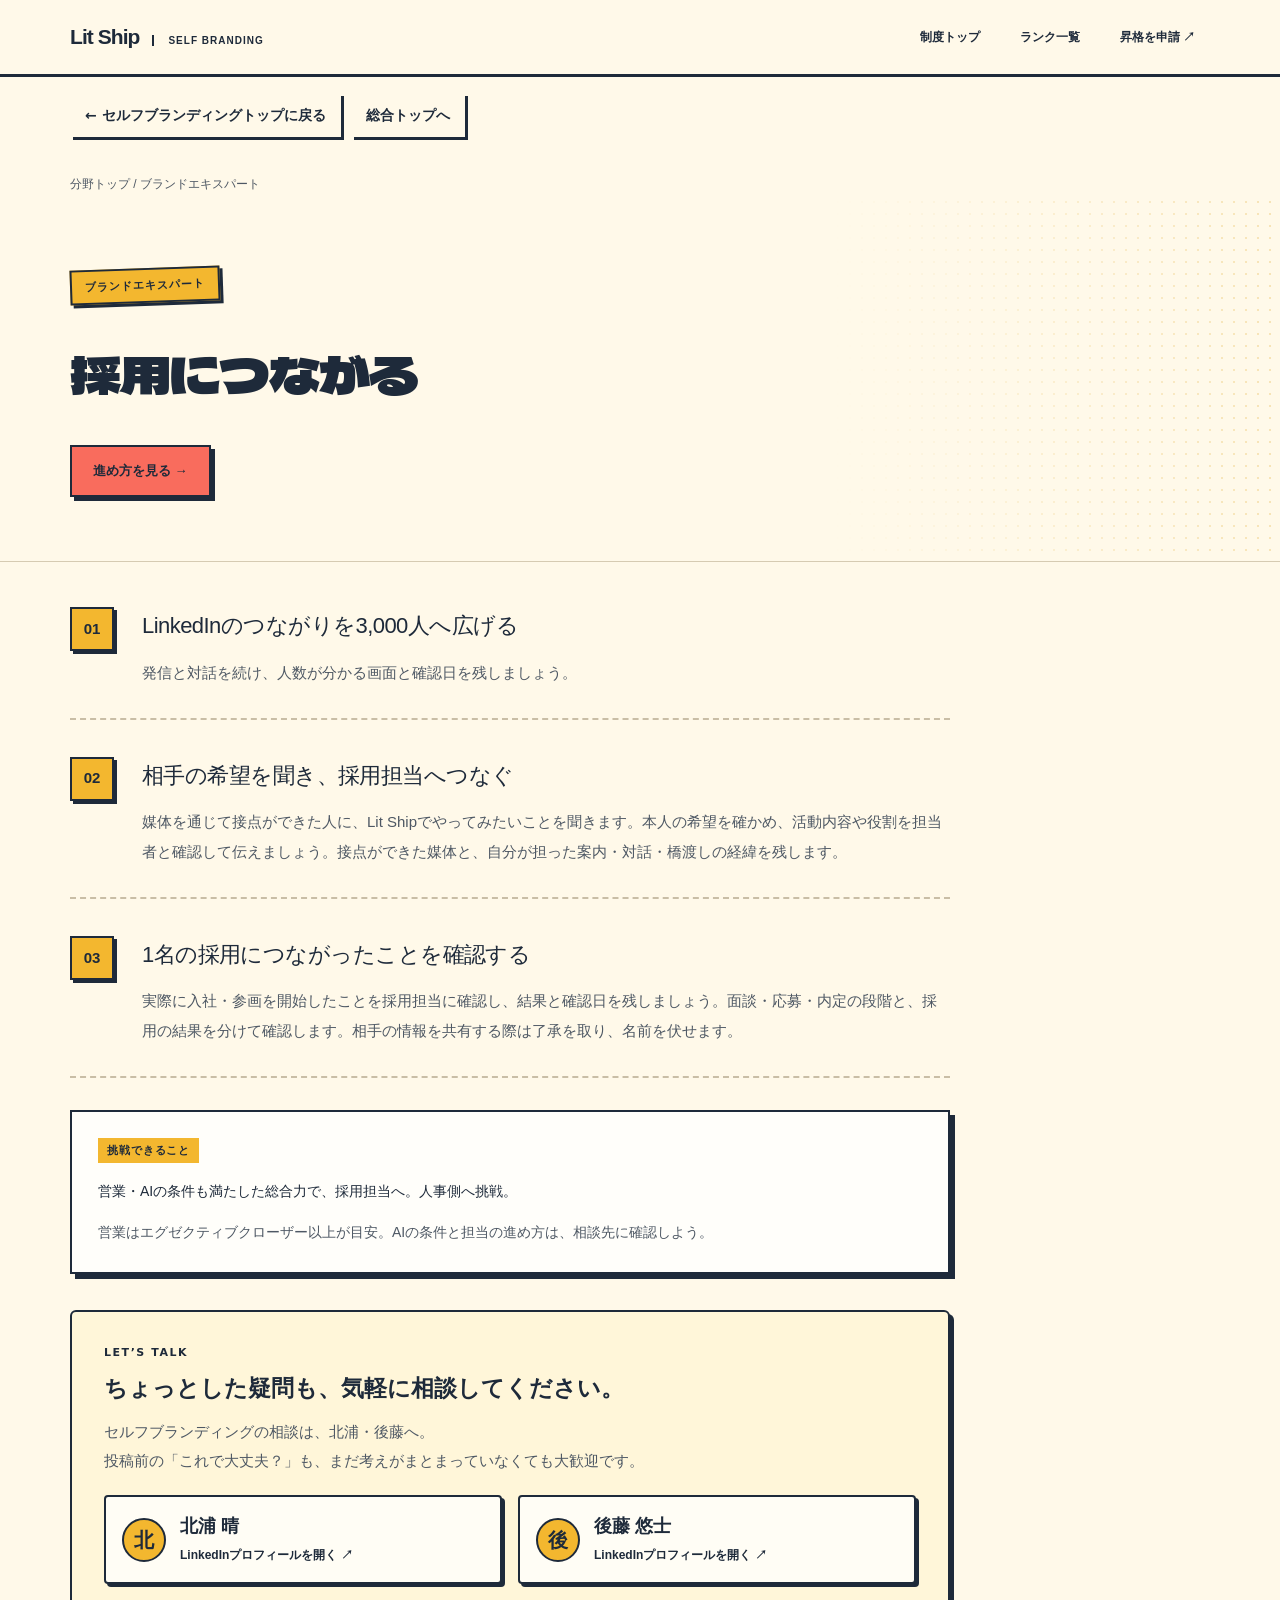
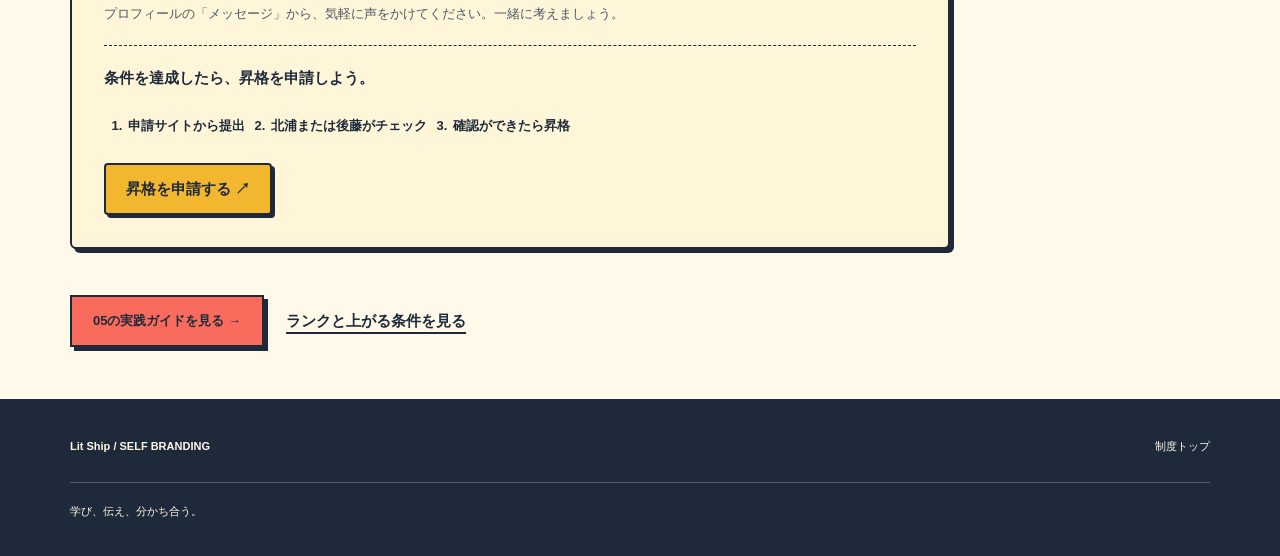
<file: site/branding/expert/index.html>
<!doctype html><html lang="ja"><head><meta charset="utf-8"><meta name="viewport" content="width=device-width,initial-scale=1"><meta name="color-scheme" content="light"><title>ブランドエキスパート | Lit Ship</title><meta name="description" content="自分の経験を伝え、対話を重ね、次の挑戦へ。成果物をつくり、使い続け、仲間へ広げるLit Shipのセルフブランディング。"><link rel="stylesheet" href="../../assets/brand-ui-base.css?v=1b922c63a881"><link rel="stylesheet" href="../../assets/branding.css?v=50d9fe218a01"><link rel="stylesheet" href="../../assets/branding-retro.css?v=95fe966bde0f"></head><body><div class="ls-rank theme-brand theme-retro"><a href="#main" class="skip">本文へ移動</a><header class="header"><div class="wrap header-inner"><a class="logo" href="../index.html">Lit Ship<span>SELF BRANDING</span></a><nav aria-label="メインナビゲーション"><a href="../index.html">制度トップ</a><a href="../index.html#ranks">ランク一覧</a><a href="https://litship-rank-application.lit-ship-5264.chatgpt.site/apply/branding" target="_blank" rel="noopener noreferrer">昇格を申請 ↗</a></nav></div></header><main id="main"><nav class="wrap branding-return" aria-label="戻るナビゲーション"><a href="../index.html">← セルフブランディングトップに戻る</a><a href="https://litship-all-in-one-program.lit-ship-5264.chatgpt.site/">総合トップへ</a></nav><div class="wrap breadcrumb"><a class="" href="../index.html">分野トップ</a> / ブランドエキスパート</div><div class="hero hints-hero"><div class="wrap"><div><span class="eyebrow">ブランドエキスパート</span><h1>採用につながる</h1><div class="lead"></div><div class="actions"><a class="btn primary" href="#contents">進め方を見る →</a></div></div></div></div><section id="contents" class="section course-content"><div class="wrap"><ol class="course-steps"><li><span aria-hidden="true">01</span><div><h2>LinkedInのつながりを3,000人へ広げる</h2><p>発信と対話を続け、人数が分かる画面と確認日を残しましょう。</p></div></li><li><span aria-hidden="true">02</span><div><h2>相手の希望を聞き、採用担当へつなぐ</h2><p>媒体を通じて接点ができた人に、Lit Shipでやってみたいことを聞きます。本人の希望を確かめ、活動内容や役割を担当者と確認して伝えましょう。接点ができた媒体と、自分が担った案内・対話・橋渡しの経緯を残します。</p></div></li><li><span aria-hidden="true">03</span><div><h2>1名の採用につながったことを確認する</h2><p>実際に入社・参画を開始したことを採用担当に確認し、結果と確認日を残しましょう。面談・応募・内定の段階と、採用の結果を分けて確認します。相手の情報を共有する際は了承を取り、名前を伏せます。</p></div></li></ol><aside class="course-opportunity"><div class="rank-opportunity" data-opportunity><span class="opportunity-kicker">挑戦できること</span><p class="opportunity-description">営業・AIの条件も満たした総合力で、採用担当へ。人事側へ挑戦。</p><p class="small">営業はエグゼクティブクローザー以上が目安。AIの条件と担当の進め方は、相談先に確認しよう。</p></div></aside><aside class="course-support" aria-label="セルフブランディングの相談先"><div class="support-intro"><span class="support-kicker">LET’S TALK</span><strong>ちょっとした疑問も、気軽に相談してください。</strong><p>セルフブランディングの相談は、北浦・後藤へ。<br>投稿前の「これで大丈夫？」も、まだ考えがまとまっていなくても大歓迎です。</p></div><div class="support-people"><a class="support-person" href="https://www.linkedin.com/in/%E6%99%B4-%E5%8C%97%E6%B5%A6-548570386/" target="_blank" rel="noopener noreferrer"><span class="support-monogram" aria-hidden="true">北</span><span class="support-person-copy"><b>北浦 晴</b><span>LinkedInプロフィールを開く ↗</span></span></a><a class="support-person" href="https://www.linkedin.com/in/%E6%82%A0%E5%A3%AB-%E5%BE%8C%E8%97%A4-29814a387/" target="_blank" rel="noopener noreferrer"><span class="support-monogram" aria-hidden="true">後</span><span class="support-person-copy"><b>後藤 悠士</b><span>LinkedInプロフィールを開く ↗</span></span></a></div><p class="support-message-note">プロフィールの「メッセージ」から、気軽に声をかけてください。一緒に考えましょう。</p><div class="support-promotion"><strong>条件を達成したら、昇格を申請しよう。</strong><ol class="promotion-flow"><li>申請サイトから提出</li><li>北浦または後藤がチェック</li><li>確認ができたら昇格</li></ol><a class="rank-application-link" href="https://litship-rank-application.lit-ship-5264.chatgpt.site/apply/branding" target="_blank" rel="noopener noreferrer">昇格を申請する ↗</a></div></aside></div></section><div id="continue" class="wrap course-next"><div class="actions"><a class="btn primary" href="../ambassador/index.html">05の実践ガイドを見る →</a><a class="text-link" href="../index.html#ranks">ランクと上がる条件を見る</a></div></div></main><footer class="footer"><div class="wrap"><div class="footer-top"><strong>Lit Ship / SELF BRANDING</strong><div class="footer-links"><a href="../index.html">制度トップ</a></div></div><div class="footer-bottom"><span>学び、伝え、分かち合う。</span></div></div></footer></div><script type="application/json" id="brand-page-data">{}</script><script src="../../assets/branding.js?v=a92b4e781def" defer></script></body></html>
</file>
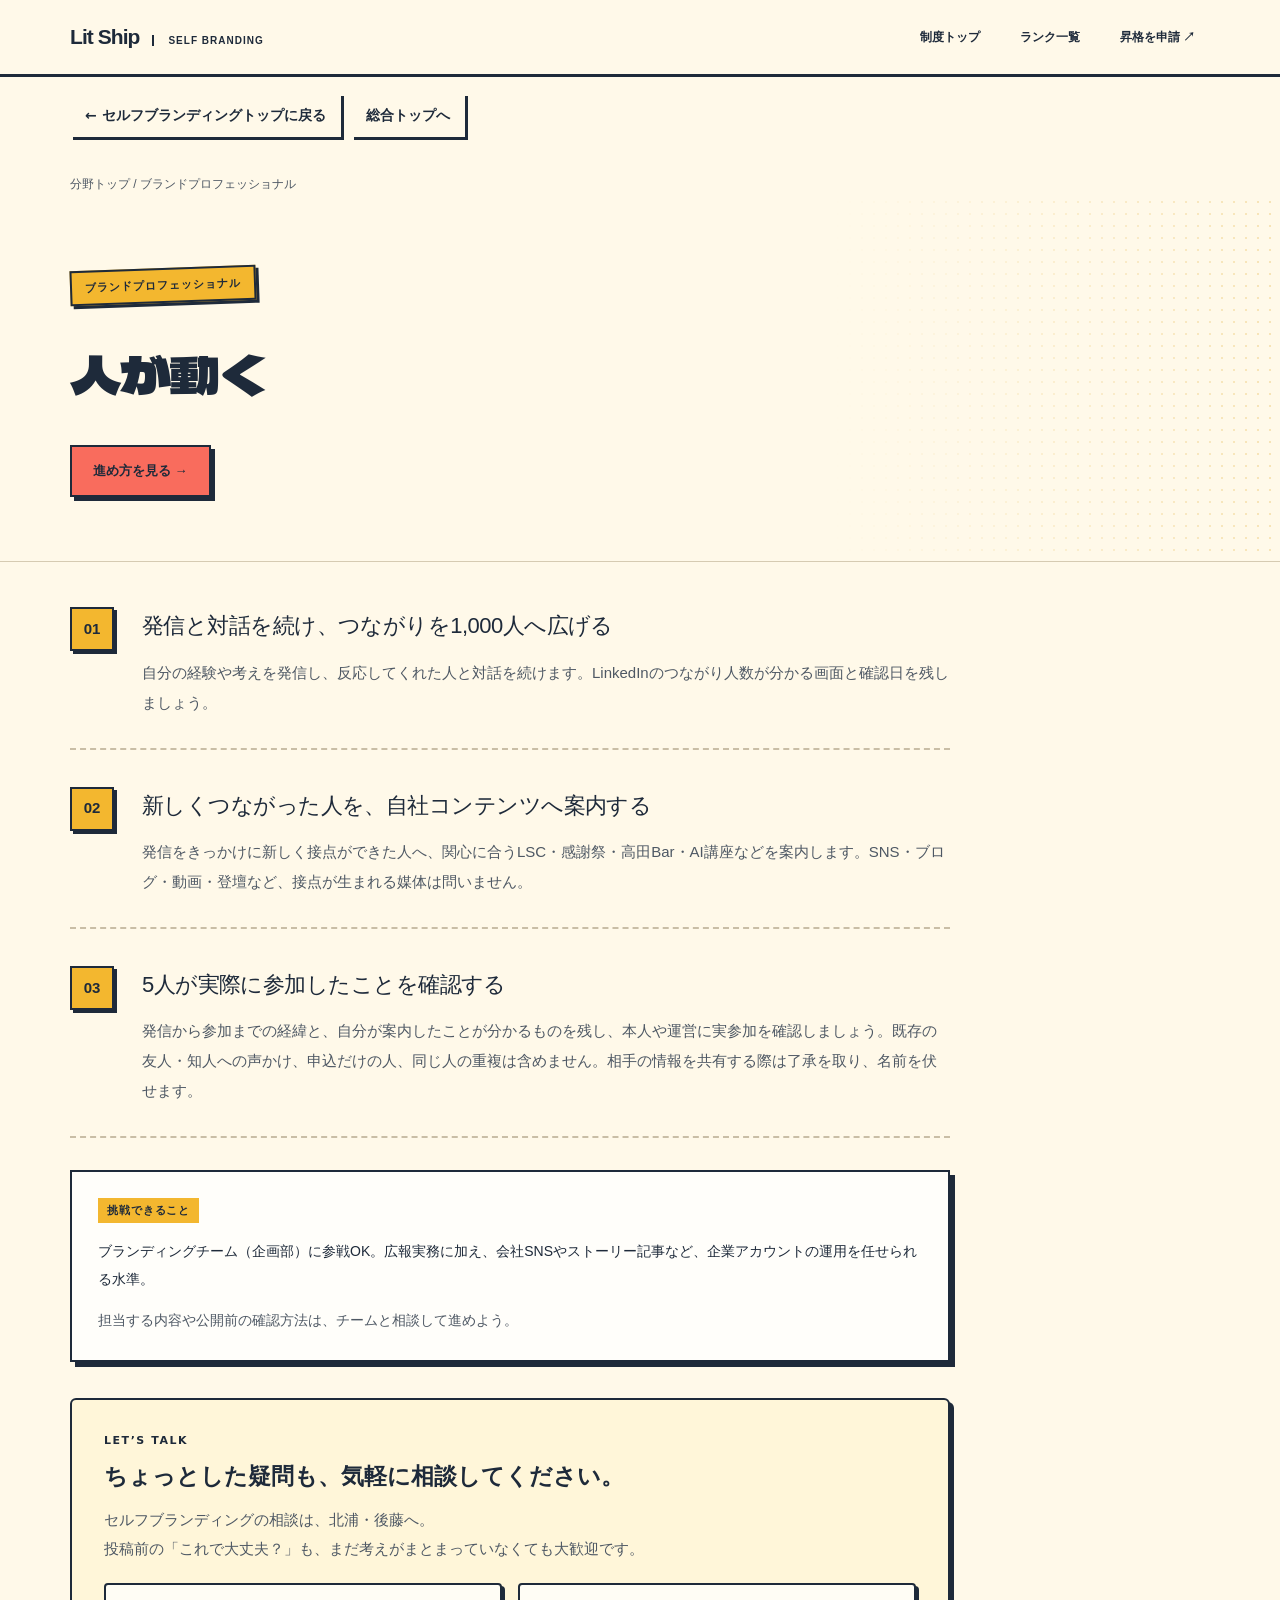
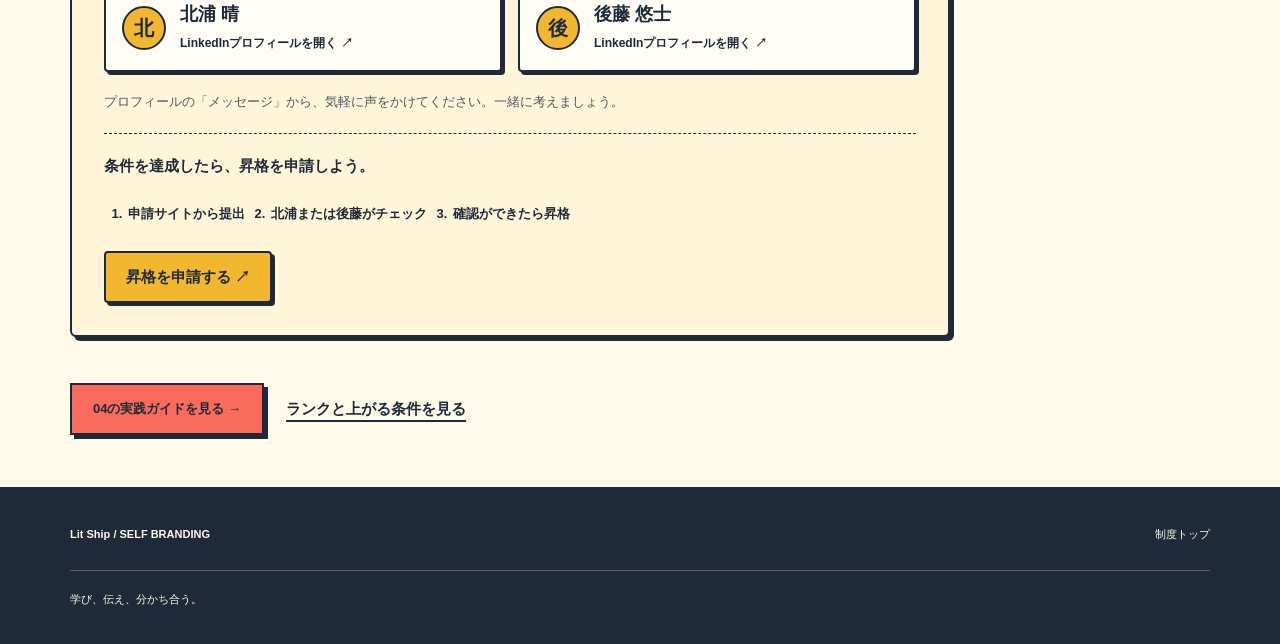
<file: site/branding/professional/index.html>
<!doctype html><html lang="ja"><head><meta charset="utf-8"><meta name="viewport" content="width=device-width,initial-scale=1"><meta name="color-scheme" content="light"><title>ブランドプロフェッショナル | Lit Ship</title><meta name="description" content="自分の経験を伝え、対話を重ね、次の挑戦へ。成果物をつくり、使い続け、仲間へ広げるLit Shipのセルフブランディング。"><link rel="stylesheet" href="../../assets/brand-ui-base.css?v=1b922c63a881"><link rel="stylesheet" href="../../assets/branding.css?v=50d9fe218a01"><link rel="stylesheet" href="../../assets/branding-retro.css?v=95fe966bde0f"></head><body><div class="ls-rank theme-brand theme-retro"><a href="#main" class="skip">本文へ移動</a><header class="header"><div class="wrap header-inner"><a class="logo" href="../index.html">Lit Ship<span>SELF BRANDING</span></a><nav aria-label="メインナビゲーション"><a href="../index.html">制度トップ</a><a href="../index.html#ranks">ランク一覧</a><a href="https://litship-rank-application.lit-ship-5264.chatgpt.site/apply/branding" target="_blank" rel="noopener noreferrer">昇格を申請 ↗</a></nav></div></header><main id="main"><nav class="wrap branding-return" aria-label="戻るナビゲーション"><a href="../index.html">← セルフブランディングトップに戻る</a><a href="https://litship-all-in-one-program.lit-ship-5264.chatgpt.site/">総合トップへ</a></nav><div class="wrap breadcrumb"><a class="" href="../index.html">分野トップ</a> / ブランドプロフェッショナル</div><div class="hero hints-hero"><div class="wrap"><div><span class="eyebrow">ブランドプロフェッショナル</span><h1>人が動く</h1><div class="lead"></div><div class="actions"><a class="btn primary" href="#contents">進め方を見る →</a></div></div></div></div><section id="contents" class="section course-content"><div class="wrap"><ol class="course-steps"><li><span aria-hidden="true">01</span><div><h2>発信と対話を続け、つながりを1,000人へ広げる</h2><p>自分の経験や考えを発信し、反応してくれた人と対話を続けます。LinkedInのつながり人数が分かる画面と確認日を残しましょう。</p></div></li><li><span aria-hidden="true">02</span><div><h2>新しくつながった人を、自社コンテンツへ案内する</h2><p>発信をきっかけに新しく接点ができた人へ、関心に合うLSC・感謝祭・高田Bar・AI講座などを案内します。SNS・ブログ・動画・登壇など、接点が生まれる媒体は問いません。</p></div></li><li><span aria-hidden="true">03</span><div><h2>5人が実際に参加したことを確認する</h2><p>発信から参加までの経緯と、自分が案内したことが分かるものを残し、本人や運営に実参加を確認しましょう。既存の友人・知人への声かけ、申込だけの人、同じ人の重複は含めません。相手の情報を共有する際は了承を取り、名前を伏せます。</p></div></li></ol><aside class="course-opportunity"><div class="rank-opportunity" data-opportunity><span class="opportunity-kicker">挑戦できること</span><p class="opportunity-description">ブランディングチーム（企画部）に参戦OK。広報実務に加え、会社SNSやストーリー記事など、企業アカウントの運用を任せられる水準。</p><p class="small">担当する内容や公開前の確認方法は、チームと相談して進めよう。</p></div></aside><aside class="course-support" aria-label="セルフブランディングの相談先"><div class="support-intro"><span class="support-kicker">LET’S TALK</span><strong>ちょっとした疑問も、気軽に相談してください。</strong><p>セルフブランディングの相談は、北浦・後藤へ。<br>投稿前の「これで大丈夫？」も、まだ考えがまとまっていなくても大歓迎です。</p></div><div class="support-people"><a class="support-person" href="https://www.linkedin.com/in/%E6%99%B4-%E5%8C%97%E6%B5%A6-548570386/" target="_blank" rel="noopener noreferrer"><span class="support-monogram" aria-hidden="true">北</span><span class="support-person-copy"><b>北浦 晴</b><span>LinkedInプロフィールを開く ↗</span></span></a><a class="support-person" href="https://www.linkedin.com/in/%E6%82%A0%E5%A3%AB-%E5%BE%8C%E8%97%A4-29814a387/" target="_blank" rel="noopener noreferrer"><span class="support-monogram" aria-hidden="true">後</span><span class="support-person-copy"><b>後藤 悠士</b><span>LinkedInプロフィールを開く ↗</span></span></a></div><p class="support-message-note">プロフィールの「メッセージ」から、気軽に声をかけてください。一緒に考えましょう。</p><div class="support-promotion"><strong>条件を達成したら、昇格を申請しよう。</strong><ol class="promotion-flow"><li>申請サイトから提出</li><li>北浦または後藤がチェック</li><li>確認ができたら昇格</li></ol><a class="rank-application-link" href="https://litship-rank-application.lit-ship-5264.chatgpt.site/apply/branding" target="_blank" rel="noopener noreferrer">昇格を申請する ↗</a></div></aside></div></section><div id="continue" class="wrap course-next"><div class="actions"><a class="btn primary" href="../expert/index.html">04の実践ガイドを見る →</a><a class="text-link" href="../index.html#ranks">ランクと上がる条件を見る</a></div></div></main><footer class="footer"><div class="wrap"><div class="footer-top"><strong>Lit Ship / SELF BRANDING</strong><div class="footer-links"><a href="../index.html">制度トップ</a></div></div><div class="footer-bottom"><span>学び、伝え、分かち合う。</span></div></div></footer></div><script type="application/json" id="brand-page-data">{}</script><script src="../../assets/branding.js?v=a92b4e781def" defer></script></body></html>
</file>
<file: site/assets/brand-ui-base.css>
/* Scoped for portable local pages and WordPress custom HTML use. */
html{scroll-behavior:smooth;scroll-padding-top:90px}body{margin:0;background:#f7f8f4}.ls-rank{--paper:#f7f8f4;--ink:#18241e;--muted:#5a6b60;--line:#dce3d9;--accent:#28563e;--bright:#d9ef8d;--soft:#eaf0e4;--night:#15291e;color:var(--ink);background:var(--paper);font-family:-apple-system,BlinkMacSystemFont,'Hiragino Sans','Yu Gothic',Meiryo,sans-serif;font-size:15px;line-height:1.9;overflow-wrap:anywhere}.ls-rank.theme-ai{--accent:#6550b2;--bright:#d6cbff;--soft:#efecf8;--night:#19152a;--ink:#241e35;--muted:#696078;--line:#e0dce9;--paper:#f8f7fb}.ls-rank.theme-brand{--accent:#1d6b91;--bright:#bce6f6;--soft:#eaf3f8;--night:#142c3b;--ink:#1d2b36;--muted:#5d6e7d;--line:#d9e4eb;--paper:#f7fafc}.ls-rank.theme-finance{--accent:#94651e;--bright:#f6dfa3;--soft:#f5efdf;--night:#302819;--ink:#332d22;--muted:#746750;--line:#e6decc;--paper:#fcfaf5}.ls-rank *{box-sizing:border-box}.ls-rank [hidden]{display:none!important}.ls-rank a{color:inherit;text-decoration:none}.ls-rank a:hover{text-decoration:underline;text-underline-offset:5px}.ls-rank button,.ls-rank input,.ls-rank select,.ls-rank textarea{font:inherit;max-width:100%}.ls-rank button,.ls-rank select,.ls-rank summary{cursor:pointer}.ls-rank :is(a,button,input,select,textarea,summary):focus-visible{outline:3px solid var(--accent);outline-offset:4px}.ls-rank .wrap{width:min(1140px,calc(100% - 64px));margin:auto}.ls-rank p{margin:0 0 18px}.ls-rank h1,.ls-rank h2,.ls-rank h3,.ls-rank h4{line-height:1.45;letter-spacing:-.035em;margin:0 0 18px}.ls-rank h1{font-size:clamp(35px,5.2vw,64px);font-weight:850;line-height:1.25}.ls-rank h2{font-size:clamp(26px,3.4vw,39px)}.ls-rank h3{font-size:21px}.ls-rank small,.ls-rank .small{font-size:12px}.ls-rank .muted{color:var(--muted)}.ls-rank .eyebrow{font-size:11px;font-weight:800;letter-spacing:.16em;text-transform:uppercase;color:var(--accent);display:block;margin-bottom:14px}.ls-rank .pill{display:inline-flex;border:1px solid var(--line);border-radius:30px;font-size:11px;font-weight:700;padding:3px 11px;background:#ffffff85}.ls-rank .tag{display:inline-block;background:var(--soft);color:var(--accent);font-size:11px;padding:3px 9px;border-radius:4px;font-weight:800}.ls-rank .skip{position:absolute;top:-100px;background:white;padding:10px;z-index:50}.ls-rank .skip:focus{top:0}.ls-rank .header{position:sticky;top:0;z-index:15;background:var(--paper);border-bottom:1px solid var(--line)}.ls-rank .header-inner{min-height:74px;display:flex;align-items:center;justify-content:space-between;gap:22px}.ls-rank .logo{font-size:21px;letter-spacing:-.055em;font-weight:900;white-space:nowrap}.ls-rank .logo span{font-size:10px;letter-spacing:.1em;color:var(--muted);margin-left:13px}.ls-rank nav{display:flex;align-items:center;gap:23px;font-size:12px;font-weight:750}.ls-rank nav [aria-current=page]{color:var(--accent);border-bottom:2px solid var(--accent)}.ls-rank .notice{padding:8px 0;font-size:11px;background:var(--soft);color:var(--muted);border-bottom:1px solid var(--line)}.ls-rank .notice .wrap{display:flex;justify-content:space-between;gap:20px}.ls-rank .hero{padding:74px 0 72px;position:relative;isolation:isolate}.ls-rank .hero-grid{display:grid;grid-template-columns:1.2fr 1fr;gap:64px;align-items:center}.ls-rank .hero .lead{font-size:17px;color:var(--muted);max-width:660px}.ls-rank .hero h1 em{display:block;font-size:.46em;font-style:normal;color:var(--accent);margin-top:20px;letter-spacing:0}.ls-rank .hero-mark{position:absolute;right:3%;top:3%;font-size:clamp(130px,22vw,310px);font-weight:900;line-height:1;color:var(--soft);z-index:-1;letter-spacing:-.08em;user-select:none}.ls-rank .actions{display:flex;align-items:center;gap:12px;flex-wrap:wrap;margin-top:26px}.ls-rank .btn{display:inline-flex;align-items:center;justify-content:center;gap:18px;min-height:47px;border:1px solid var(--line);background:white;border-radius:7px;padding:11px 19px;font-weight:750;font-size:13px;color:var(--ink);transition:transform .15s}.ls-rank .btn:hover{transform:translateY(-2px);text-decoration:none}.ls-rank .btn.primary{background:var(--accent);color:white;border-color:var(--accent)}.ls-rank .btn.text{padding:8px 0;border:0;background:transparent;text-decoration:underline;text-underline-offset:5px}.ls-rank .section{padding:76px 0;border-top:1px solid var(--line)}.ls-rank .section.alt{background:white}.ls-rank .section.soft{background:var(--soft)}.ls-rank .section.dark{background:var(--night);color:white}.ls-rank .dark .eyebrow{color:var(--bright)}.ls-rank .dark .muted{color:#c8d2ca}.ls-rank .section-head{display:grid;grid-template-columns:1fr 1fr;gap:50px;align-items:end;margin-bottom:36px}.ls-rank .section-head p{font-size:14px;color:var(--muted);margin-bottom:4px}.ls-rank .dark .section-head p{color:#c4ccd0}.ls-rank .grid{display:grid;grid-template-columns:repeat(3,minmax(0,1fr));gap:22px}.ls-rank .grid.two{grid-template-columns:repeat(2,minmax(0,1fr))}.ls-rank .card{padding:28px;border:1px solid var(--line);border-radius:12px;background:white;min-width:0}.ls-rank .card p{font-size:14px;color:var(--muted);margin-bottom:0}.ls-rank .card h3{margin:10px 0}.ls-rank .card .actions{margin-top:22px}.ls-rank .num{font-size:12px;font-weight:800;color:var(--accent);font-variant-numeric:tabular-nums}.ls-rank .rank-list{display:grid;gap:14px}.ls-rank .rank-row{display:grid;grid-template-columns:58px 245px 1fr;gap:24px;align-items:start;padding:28px 30px;border:1px solid var(--line);border-radius:10px;background:white}.ls-rank .rank-index{font-size:36px;line-height:1.3;font-weight:300;color:var(--accent)}.ls-rank .rank-row h3{font-size:20px;margin:6px 0 8px}.ls-rank .rank-row p{font-size:14px;color:var(--muted);margin-bottom:10px}.ls-rank .rank-row ul{padding-left:18px;margin:10px 0;font-size:13px}.ls-rank .rank-row .arrow-link{font-size:12px;font-weight:800;display:inline-block;margin-top:10px;color:var(--accent)}.ls-rank .rank-row:hover{border-color:var(--accent)}.ls-rank .passport{position:relative;border:1px solid var(--line);border-radius:14px;background:white;box-shadow:12px 12px 0 var(--soft);overflow:hidden}.ls-rank .passport-head{padding:17px 24px;border-bottom:1px solid var(--line);display:flex;justify-content:space-between;align-items:center}.ls-rank .passport-body{padding:24px}.ls-rank .passport .big{font-size:39px;font-weight:850;letter-spacing:-.04em}.ls-rank .passport-foot{border-top:1px solid var(--line);background:var(--soft);padding:16px 24px;font-size:12px}.ls-rank .skill-bar{display:grid;grid-template-columns:95px 1fr 35px;gap:10px;align-items:center;font-size:12px;margin-top:14px}.ls-rank .track{height:7px;border-radius:10px;background:var(--soft);overflow:hidden}.ls-rank .track i{height:100%;display:block;background:var(--accent);border-radius:10px;transition:width .35s}.ls-rank .five{display:grid;grid-template-columns:repeat(5,minmax(0,1fr));gap:12px;margin-top:32px}.ls-rank .step{padding:18px 14px;border-top:3px solid var(--accent);background:white;border-radius:0 0 8px 8px}.ls-rank .step strong{display:block;font-size:17px;margin:8px 0}.ls-rank .step span{color:var(--muted);font-size:12px}.ls-rank .breadcrumb{font-size:11px;color:var(--muted);padding:23px 0 0}.ls-rank .toc{display:block;border-top:1px solid var(--line)}.ls-rank .toc a{display:flex;align-items:center;gap:18px;min-height:54px;padding:12px 16px;border-bottom:1px solid var(--line);font-size:14px}.ls-rank .toc a:after{content:'↓';margin-left:auto;color:var(--accent)}.ls-rank .toc a:hover{background:var(--soft);text-decoration:none}.ls-rank .reading{width:min(800px,100%);margin:auto}.ls-rank .lesson{scroll-margin-top:95px;padding:44px 0;border-bottom:1px solid var(--line)}.ls-rank .lesson p{line-height:2.05}.ls-rank .example{padding:23px 26px;border-left:3px solid var(--accent);background:var(--soft);margin:26px 0 10px;border-radius:0 8px 8px 0}.ls-rank .example strong{font-size:12px;color:var(--accent);display:block;margin-bottom:7px}.ls-rank .example p{font-size:14px;margin:0}.ls-rank ul,.ls-rank ol{padding-left:22px}.ls-rank li{margin:7px 0}.ls-rank .callout{padding:26px 30px;border:1px solid var(--line);background:var(--soft);border-radius:10px;margin:26px 0}.ls-rank .callout p:last-child{margin-bottom:0}.ls-rank .support{margin:50px 0 64px;padding:30px;border:1px solid var(--line);border-radius:12px;background:white}.ls-rank .support h3{margin-bottom:12px}.ls-rank .support p{color:var(--muted);font-size:14px}.ls-rank .support p:last-child{margin:0}.ls-rank .fields{display:grid;gap:18px}.ls-rank .field label{font-weight:750;font-size:13px;display:block;margin-bottom:7px}.ls-rank .field input,.ls-rank .field select,.ls-rank .field textarea{width:100%;border:1px solid var(--line);border-radius:6px;background:white;padding:12px;color:var(--ink);min-height:47px}.ls-rank .field textarea{min-height:125px;resize:vertical}.ls-rank .field small{display:block;color:var(--muted);margin-top:5px}.ls-rank .dark .field input,.ls-rank .dark .field select{background:#26382d;color:white;border-color:#657166}.ls-rank .sim-grid{display:grid;grid-template-columns:1fr 1fr;gap:50px}.ls-rank .sim-result{background:white;color:var(--ink);border-radius:12px;padding:30px;align-self:start}.ls-rank .score{font-size:54px;font-weight:800;line-height:1.3;color:var(--accent)}.ls-rank .formula{padding:14px 0;border-top:1px solid var(--line);border-bottom:1px solid var(--line);font-size:13px;margin:20px 0}.ls-rank .preset{display:flex;gap:7px;flex-wrap:wrap;margin:20px 0}.ls-rank .preset button{border:1px solid #657166;color:white;background:transparent;padding:6px 9px;border-radius:5px;font-size:11px}.ls-rank .badge{display:flex;align-items:center;gap:20px;padding:23px;border:1px solid var(--line);border-radius:10px;background:white}.ls-rank .badge svg{width:75px;height:85px;flex-shrink:0}.ls-rank .badge p{font-size:12px;margin:3px 0;color:var(--muted)}.ls-rank .badge h3{font-size:18px;margin:0}.ls-rank .badge.preview{opacity:.6}.ls-rank .table-wrap{overflow-x:auto;margin:24px 0}.ls-rank table{width:100%;border-collapse:collapse;text-align:left;font-size:13px}.ls-rank th,.ls-rank td{padding:15px 12px;border-bottom:1px solid var(--line);vertical-align:top}.ls-rank th{background:var(--soft);font-size:12px}.ls-rank details{border-bottom:1px solid var(--line);padding:19px 0}.ls-rank summary{font-weight:750;font-size:14px}.ls-rank details p{margin-top:16px;color:var(--muted);font-size:14px}.ls-rank .checklist label{display:flex;gap:12px;align-items:flex-start;border-bottom:1px solid var(--line);padding:12px 0;font-size:14px;cursor:pointer}.ls-rank input[type=checkbox],.ls-rank input[type=radio]{accent-color:var(--accent);width:18px;height:18px;flex-shrink:0;margin-top:5px}.ls-rank .feedback{font-size:13px;padding:13px 18px;background:var(--soft);border-radius:6px;margin-top:16px;white-space:pre-line}.ls-rank pre{white-space:pre-wrap;overflow-wrap:anywhere;font-size:12px;background:var(--night);color:#ece9f5;padding:23px;border-radius:8px;line-height:1.9}.ls-rank .comparison{display:grid;grid-template-columns:1fr 1fr;gap:16px;margin:20px 0}.ls-rank .comparison>div{border:1px solid var(--line);padding:22px;border-radius:8px;background:white}.ls-rank .comparison .now{background:var(--soft)}.ls-rank .slide-frame{background:white;border:1px solid var(--line);border-radius:12px;overflow:hidden}.ls-rank .slide-frame img{width:100%;height:auto;display:block;aspect-ratio:16/9;object-fit:contain}.ls-rank .slide-controls{display:flex;align-items:center;justify-content:space-between;gap:10px;padding:12px}.ls-rank .slide-controls button{border:1px solid var(--line);background:white;border-radius:5px;padding:7px 13px;font-size:12px}.ls-rank .slide-controls select{font-size:12px;min-width:0;width:110px}.ls-rank .source{font-size:12px!important;color:var(--muted);margin-top:14px!important}.ls-rank .source a{text-decoration:underline;text-underline-offset:4px}.ls-rank .quiz-shell{max-width:900px;margin:auto}.ls-rank .era-map{display:grid;grid-template-columns:repeat(5,minmax(0,1fr));gap:8px;margin:26px 0}.ls-rank .era{padding:12px 7px;text-align:center;border:1px solid var(--line);border-radius:8px;background:white;font-size:11px;line-height:1.6}.ls-rank .era .icon{display:block;font-size:26px}.ls-rank .era.active{border:2px solid var(--accent);background:var(--soft)}.ls-rank .era.complete{color:var(--accent)}.ls-rank .quiz-card{background:white;border:1px solid var(--line);border-radius:15px;padding:36px}.ls-rank .quiz-meta{display:flex;justify-content:space-between;gap:10px;font-size:12px;color:var(--muted);margin-bottom:17px}.ls-rank .quiz-card h2{font-size:26px}.ls-rank .quiz-options{display:grid;grid-template-columns:1fr;gap:12px;margin:26px 0}.ls-rank .quiz-option{display:flex;align-items:flex-start;gap:14px;text-align:left;width:100%;border:1px solid var(--line);border-radius:8px;background:white;padding:16px 18px;color:var(--ink);font-size:14px;line-height:1.7}.ls-rank .quiz-option.selected{border:2px solid var(--accent);background:var(--soft);padding:15px 17px}.ls-rank .quiz-option .letter{width:25px;min-height:25px;flex-shrink:0;border:1px solid var(--line);border-radius:5px;text-align:center;font-size:12px}.ls-rank .quiz-option.selected .letter{background:var(--accent);color:white}.ls-rank .quiz-card .status{font-weight:750;font-size:14px;min-height:25px}.ls-rank .quiz-review{padding:18px 0;border-bottom:1px solid var(--line);font-size:13px}.ls-rank .quiz-review strong{display:block}.ls-rank button:disabled{opacity:.4;cursor:default;transform:none}.ls-rank .achievement{background:var(--night);border-radius:12px;padding:32px;color:white;text-align:center;margin:24px 0}.ls-rank .achievement .eyebrow{color:var(--bright)}.ls-rank .achievement h2{color:var(--bright)}.ls-rank .footer{border-top:1px solid var(--line);padding:34px 0;font-size:11px;color:var(--muted)}.ls-rank .footer-top{display:flex;justify-content:space-between;gap:22px;flex-wrap:wrap}.ls-rank .footer-links{display:flex;flex-wrap:wrap;gap:18px}.ls-rank .footer-bottom{margin-top:25px;border-top:1px solid var(--line);padding-top:18px;display:flex;gap:16px;justify-content:space-between}.ls-rank .footer-bottom a{text-decoration:underline}.ls-rank .aside-note{font-size:12px;color:var(--muted);margin-top:24px}.ls-rank .flow{display:flex;gap:12px;flex-wrap:wrap;align-items:center}.ls-rank .flow strong{border:1px solid var(--line);background:white;border-radius:7px;padding:12px 16px;font-size:13px}.ls-rank .screen-reader{position:absolute;width:1px;height:1px;overflow:hidden;clip:rect(0,0,0,0)}.ls-rank .print-only{display:none}
@media(max-width:950px){.ls-rank .logo span{display:none}.ls-rank nav{gap:13px;font-size:11px}.ls-rank .hero-grid{gap:30px}.ls-rank .rank-row{grid-template-columns:45px 205px 1fr;gap:15px;padding:23px}.ls-rank .hero{padding:54px 0}.ls-rank .sim-grid{gap:30px}}
@media(max-width:720px){html{scroll-padding-top:115px}.ls-rank .wrap{width:calc(100% - 36px)}.ls-rank .header-inner{min-height:66px;flex-wrap:wrap;padding:12px 0;gap:8px}.ls-rank .logo{font-size:19px}.ls-rank nav{width:100%;overflow-x:auto;white-space:nowrap;padding-bottom:4px;gap:18px}.ls-rank .notice .wrap{display:block}.ls-rank .notice a{display:none}.ls-rank .hero-grid,.ls-rank .section-head,.ls-rank .grid,.ls-rank .grid.two,.ls-rank .sim-grid,.ls-rank .comparison{grid-template-columns:1fr;gap:23px}.ls-rank .hero{padding:42px 0 48px}.ls-rank .hero .lead{font-size:15px}.ls-rank .hero-mark{font-size:135px;top:28px}.ls-rank .section{padding:48px 0}.ls-rank .passport{margin-right:10px}.ls-rank .five{grid-template-columns:1fr;gap:7px}.ls-rank .step{display:grid;grid-template-columns:35px 100px 1fr;gap:10px;align-items:center;padding:12px 16px;border-top:0;border-left:3px solid var(--accent)}.ls-rank .step strong{font-size:15px;margin:0}.ls-rank .rank-row{grid-template-columns:36px 1fr;gap:12px;padding:22px 18px}.ls-rank .rank-row>div:last-child{grid-column:2}.ls-rank .rank-index{font-size:29px}.ls-rank .rank-row h3{font-size:19px}.ls-rank .card{padding:23px}.ls-rank .support{padding:25px;margin:35px 0 50px}.ls-rank .lesson{padding:34px 0;scroll-margin-top:135px}.ls-rank .example,.ls-rank .callout{padding:20px}.ls-rank .quiz-card{padding:24px 18px}.ls-rank .quiz-card h2{font-size:23px}.ls-rank .era-map{gap:4px}.ls-rank .era{font-size:9px;padding:9px 3px}.ls-rank .era .icon{font-size:22px}.ls-rank .quiz-option{padding:14px 12px;gap:10px}.ls-rank .quiz-option.selected{padding:13px 11px}.ls-rank .badge{padding:20px 16px;gap:14px}.ls-rank .badge svg{width:60px;height:70px}.ls-rank .slide-controls{flex-wrap:wrap}.ls-rank .footer-bottom{display:block}.ls-rank .sim-result{padding:24px}.ls-rank .score{font-size:44px}.ls-rank .toc a{padding:12px 8px;gap:12px}.ls-rank .section-head{margin-bottom:25px}.ls-rank .notice{font-size:10px}}
@media(prefers-reduced-motion:reduce){html{scroll-behavior:auto}.ls-rank *{transition:none!important;animation:none!important}}
@media print{.ls-rank .header,.ls-rank .notice,.ls-rank .footer,.ls-rank .actions,.ls-rank .no-print{display:none!important}.ls-rank .section,.ls-rank .hero{padding:20px 0}.ls-rank .wrap{width:100%}.ls-rank .print-only{display:block}.ls-rank .dark{background:white!important;color:black!important}.ls-rank .card,.ls-rank .lesson,.ls-rank .badge{break-inside:avoid}}

.ls-rank h1,.ls-rank h2{text-wrap:balance}.ls-rank .era-banner{display:flex;align-items:center;gap:20px;background:var(--soft);border:1px solid var(--line);border-radius:12px;padding:18px 22px;margin-bottom:20px}.ls-rank .era-banner svg{width:120px;height:70px;flex-shrink:0;color:var(--accent)}.ls-rank .era-banner h3{font-size:17px;margin:4px 0}.ls-rank .era-banner p{font-size:11px;margin:0;color:var(--muted)}.ls-rank .question-dots{display:flex;gap:5px;margin:16px 0 22px;flex-wrap:wrap}.ls-rank .question-dots span{width:10px;height:10px;border-radius:50%;background:var(--soft);border:1px solid var(--line)}.ls-rank .question-dots .done{background:var(--accent);border-color:var(--accent)}.ls-rank .question-dots .current{outline:2px solid var(--accent);outline-offset:2px}@media(max-width:480px){.ls-rank .era-banner{gap:12px;padding:15px}.ls-rank .era-banner svg{width:80px;height:60px}.ls-rank .era-banner h3{font-size:14px}}

.ls-rank .grid.four{grid-template-columns:repeat(4,minmax(0,1fr))}.ls-rank .domain-sites .card{display:flex;flex-direction:column}.ls-rank .domain-sites h3{font-size:20px}.ls-rank .domain-sites .actions{margin-top:auto;padding-top:22px}@media(max-width:1000px){.ls-rank .grid.four{grid-template-columns:repeat(2,minmax(0,1fr))}}@media(max-width:600px){.ls-rank .grid.four{grid-template-columns:1fr}}

.ls-rank .growth-steps .step p{font-size:13px;line-height:1.85;color:var(--muted);margin:15px 0 0}.ls-rank .domain-sites{grid-template-columns:repeat(4,minmax(0,1fr))!important}@media(max-width:1000px) and (min-width:601px){.ls-rank .domain-sites .card{padding:18px 14px}.ls-rank .domain-sites h3{font-size:17px}}@media(max-width:720px){.ls-rank .growth-steps .step p{grid-column:2 / -1;margin:0}}@media(max-width:600px){.ls-rank .domain-sites{grid-template-columns:repeat(4,220px)!important;overflow-x:auto;scroll-snap-type:x proximity;padding-bottom:14px;gap:12px}.ls-rank .domain-sites .card{scroll-snap-align:start}}

/* Overall learning stages: stacked, with consistent alignment at each width. */
.ls-rank .five.growth-steps{grid-template-columns:1fr;gap:12px;max-width:920px;margin:32px auto 0}
.ls-rank .growth-steps .step{display:grid;grid-template-columns:42px 120px 150px 1fr;gap:18px;align-items:center;border-top:0;border-left:3px solid var(--accent);padding:22px 26px;border-radius:0 8px 8px 0}
.ls-rank .growth-steps .step strong{margin:0}.ls-rank .growth-steps .step p{margin:0;grid-column:auto}
.ls-rank .point-tables{margin-top:48px}.ls-rank .point-card{padding:20px;background:white;color:var(--ink);border-radius:10px;min-width:0}
.ls-rank .point-card caption{text-align:left;font-weight:800;font-size:16px;margin:0 0 14px}.ls-rank .point-card th{font-weight:650}.ls-rank .point-card td:last-child{font-weight:800;font-variant-numeric:tabular-nums;white-space:nowrap;color:var(--accent)}
.ls-rank .point-card td,.ls-rank .point-card th{padding:12px 9px;font-size:12px}.ls-rank .point-card small{font-size:10px}.ls-rank .overall-bands{margin-top:20px}.ls-rank .overall-bands .table-wrap{margin:10px 0 16px}.ls-rank .overall-bands table{min-width:680px}
@media(max-width:900px){.ls-rank .growth-steps .step{grid-template-columns:36px 110px 1fr;gap:10px 16px}.ls-rank .growth-steps .step p{grid-column:2 / -1}}
@media(max-width:600px){
.ls-rank .growth-steps .step{padding:20px 16px;grid-template-columns:26px 100px 1fr;gap:8px}.ls-rank .growth-steps .step strong{font-size:16px}
.ls-rank .domain-sites{grid-template-columns:repeat(4,minmax(0,1fr))!important;overflow:visible;scroll-snap-type:none;gap:6px;padding-bottom:0}
.ls-rank .domain-sites .card{padding:15px 5px 10px;border-radius:8px;text-align:center;align-items:center}
.ls-rank .domain-sites .eyebrow{font-size:8px;letter-spacing:.02em;margin-bottom:8px}
.ls-rank .domain-sites .card>p{display:none}.ls-rank .domain-sites h3{font-size:12px;line-height:1.55;min-height:57px;margin:0;display:flex;align-items:center;justify-content:center;word-break:normal}
.ls-rank .domain-sites .actions{padding-top:12px;width:100%;justify-content:center}
.ls-rank .domain-sites .btn{font-size:10px;padding:7px 3px;min-height:44px;min-width:44px;gap:0;width:100%;line-height:1.5}
.ls-rank .domain-sites .pill{font-size:9px;white-space:normal;padding:4px;min-height:44px;align-items:center;justify-content:center;width:100%}
}

/* Clear separation: boundaries, rank scale, then simulation. */
.ls-rank .five{grid-template-columns:1fr!important;max-width:920px;margin-left:auto;margin-right:auto}
.ls-rank .five .step{display:grid;grid-template-columns:42px 150px 1fr;gap:16px;align-items:center;border-top:0;border-left:3px solid var(--accent)}
.ls-rank .five.growth-steps .step{grid-template-columns:42px 120px 150px 1fr}
.ls-rank .boundary-box,.ls-rank .rank-scale-box{padding:30px;border:1px solid var(--line);border-radius:12px;background:white}
.ls-rank .boundary-box h3{margin:14px 0 22px}.ls-rank .boundary-box p{margin-top:24px;margin-bottom:0}
.ls-rank .boundary-bands{display:flex;flex-wrap:nowrap;gap:10px;overflow-x:auto;padding-bottom:8px}
.ls-rank .boundary-band{min-width:125px;flex:1;border:1px solid var(--line);border-top:3px solid var(--accent);padding:17px 12px;border-radius:6px}
.ls-rank .boundary-band strong,.ls-rank .boundary-band span{display:block}.ls-rank .boundary-band strong{font-size:18px}.ls-rank .boundary-band span{font-size:11px;color:var(--muted);margin-top:6px}
.ls-rank .rank-scale-table{min-width:640px}.ls-rank .rank-scale-table th,.ls-rank .rank-scale-table td{padding:17px 14px}.ls-rank .rank-scale-table tbody th{color:var(--accent);font-size:17px;white-space:nowrap}
.ls-rank .scale-badges{display:grid;grid-template-columns:1fr 1fr 1fr;gap:18px;align-items:center;border-top:1px solid var(--line);padding-top:24px;margin-top:24px}
.ls-rank .scale-badges p{margin:8px 0 0}.ls-rank .scale-badge{display:flex;gap:14px;align-items:center;background:var(--soft);padding:16px;border-radius:8px}
.ls-rank .scale-badge svg{width:55px;height:64px;flex-shrink:0}.ls-rank .scale-badge strong{display:block;font-size:17px;margin:5px 0}.ls-rank .scale-badge span:last-child{font-size:11px;color:var(--muted);display:block}
.ls-rank .trial-box{padding:32px;background:var(--night);color:white;border-radius:12px;margin-top:32px}.ls-rank .trial-box .eyebrow{color:var(--bright)}
@media(max-width:900px){.ls-rank .five.growth-steps .step{grid-template-columns:36px 110px 1fr}.ls-rank .growth-steps .step p{grid-column:2 / -1}.ls-rank .scale-badges{grid-template-columns:1fr 1fr}.ls-rank .scale-badges>div:first-child{grid-column:1 / -1}}
@media(max-width:600px){.ls-rank .five .step,.ls-rank .five.growth-steps .step{grid-template-columns:26px 100px 1fr;gap:8px}.ls-rank .boundary-box,.ls-rank .rank-scale-box,.ls-rank .trial-box{padding:22px 16px}.ls-rank .scale-badges{grid-template-columns:1fr}.ls-rank .scale-badge{padding:14px}.ls-rank .boundary-band{min-width:124px}}

.ls-rank .passport .big{font-size:clamp(25px,3vw,38px);line-height:1.4}.ls-rank .boundary-band strong{font-size:15px;line-height:1.5;text-wrap:balance}.ls-rank #sim-rank{font-size:clamp(20px,2.5vw,27px)}

.ls-rank .sim-result-top{display:grid;grid-template-columns:minmax(0,1fr) auto;gap:12px;align-items:start;margin-bottom:18px}.ls-rank .sim-result-top>.eyebrow{margin:0;line-height:1.7}
.ls-rank .sim-result-badges{display:flex;justify-content:flex-end;gap:10px;align-items:start;max-width:150px}.ls-rank .sim-result-badges>#sim-no-badge{font-size:10px;border:1px dashed var(--line);padding:5px 7px;border-radius:5px}
.ls-rank .sim-badge-mini{text-align:center;min-width:44px}.ls-rank .sim-badge-mini svg{display:block;width:48px;height:54px;margin:auto}.ls-rank .sim-badge-mini span{font-size:10px;color:var(--accent);display:block;font-weight:750;white-space:nowrap}
@media(max-width:600px){.ls-rank .sim-result-top>.eyebrow{font-size:9px;letter-spacing:.05em}.ls-rank .sim-result-badges{gap:5px;max-width:100px}.ls-rank .sim-badge-mini svg{width:40px;height:46px}.ls-rank .sim-badge-mini span{font-size:9px}}
.ls-rank .passport-example-top{display:grid;grid-template-columns:minmax(0,1fr) auto;gap:12px;align-items:start;margin-bottom:12px}
.ls-rank .passport-example-badges{display:flex;gap:8px}
.ls-rank .quiet-orbit{display:flex;justify-content:flex-end;gap:8px;height:9px;margin-top:-12px;margin-bottom:12px;pointer-events:none}
.ls-rank .quiet-orbit i{display:block;width:3px;height:3px;border-radius:50%;background:var(--accent);opacity:.11;transition:opacity .7s,box-shadow .7s}
.ls-rank .quiet-orbit i:nth-child(2),.ls-rank .quiet-orbit i:nth-child(4){transform:translateY(2px)}.ls-rank .quiet-orbit i:nth-child(5),.ls-rank .quiet-orbit i:nth-child(6){transform:translateY(-2px)}
.ls-rank .quiet-orbit i.lit{opacity:.32;box-shadow:0 0 6px var(--accent)}
@view-transition{navigation:auto}
::view-transition-old(root){animation:ls-page-out .17s ease-out both}
::view-transition-new(root){animation:ls-page-in .3s ease-out both}
@keyframes ls-page-out{to{opacity:0;transform:translateY(-4px)}}
@keyframes ls-page-in{from{opacity:0;transform:translateY(7px)}to{opacity:1;transform:translateY(0)}}
@media(prefers-reduced-motion:reduce){::view-transition-old(root),::view-transition-new(root){animation:none}.ls-rank .quiet-orbit i{transition:none}}
@media(max-width:600px){.ls-rank .passport-example-top>.small{font-size:11px}.ls-rank .passport-example-badges{gap:4px}.ls-rank .passport-example-badges .sim-badge-mini svg{width:38px;height:44px}}

/* Lit Ship corporate sky blue: the overall portal and shared default theme. */
.ls-rank:not(.theme-ai):not(.theme-brand):not(.theme-finance){--accent:#12628a;--bright:#9cdefa;--soft:#e2f3fc;--night:#102f43;--ink:#172e3e;--muted:#536c7c;--line:#cfe3ef;--paper:#f5faff}
.ls-rank:not(.theme-ai):not(.theme-brand):not(.theme-finance) .dark .field input,.ls-rank:not(.theme-ai):not(.theme-brand):not(.theme-finance) .dark .field select{background:#1e4056;border-color:#6f9aaf}
.ls-rank .trial-box .field select{background:#1e4056;border-color:#6f9aaf}
.ls-rank .rank-site-note{font-size:12px;color:var(--muted);padding:12px 16px;background:var(--soft);border-radius:6px;margin:16px 0 22px}
.ls-rank .rank-site-note a{display:inline-block;color:var(--accent);font-weight:750;text-decoration:underline;text-underline-offset:4px;margin-left:12px}
.ls-rank .philosophy-feature{position:relative;isolation:isolate;max-width:920px;margin:42px auto 0;padding:40px 44px;background:linear-gradient(125deg,#fff 0%,#edf9ff 65%,#d0efff 100%);border:1px solid #99d5f1;border-top:5px solid #69c4ee;border-radius:14px;box-shadow:0 15px 35px #12628a0d;overflow:hidden}
.ls-rank .philosophy-feature:after{content:'↗';position:absolute;right:18px;top:-22px;font-size:180px;line-height:1;color:#78c9ef25;font-weight:800;z-index:-1}
.ls-rank .philosophy-feature .eyebrow{margin-bottom:16px;color:#12628a}
.ls-rank .philosophy-feature h3{font-size:clamp(25px,3vw,34px);line-height:1.6;color:#123f58;letter-spacing:-.04em;margin-bottom:22px}
.ls-rank .philosophy-feature p{font-size:15px;line-height:2;color:#314f61;max-width:760px}
.ls-rank .philosophy-feature p:last-child{margin-top:24px;padding-top:20px;border-top:1px solid #b7dfef;font-weight:700;color:#174a65}
.ls-rank .quiet-orbit{height:16px;gap:10px;margin-top:-12px;margin-bottom:12px}
.ls-rank .quiet-orbit i{width:5px;height:5px;opacity:.55;background:#2187b7;box-shadow:0 0 5px #69c4ee40}
.ls-rank .quiet-orbit i.lit{opacity:1;background:#0873a4;box-shadow:0 0 9px #29baff99}
@media(max-width:600px){.ls-rank .philosophy-feature{padding:28px 22px;margin-top:30px}.ls-rank .philosophy-feature p{font-size:14px}.ls-rank .rank-site-note a{margin-left:0;margin-top:5px;display:block}}

/* AI: future first, then observable capability and real work. */
.ls-rank .ai-north-star{position:relative;padding:38px 40px;border-radius:14px;border:1px solid #cbc0e6;border-top:5px solid var(--accent);background:linear-gradient(125deg,#fff,#f1ebff)}
.ls-rank .ai-north-star h3{font-size:clamp(25px,3.6vw,38px);line-height:1.55;color:var(--accent);margin-bottom:22px}
.ls-rank .ai-north-star p{max-width:850px}.ls-rank .ai-north-star p:last-child{margin-bottom:0}
.ls-rank .ai-future-states{margin-top:22px}.ls-rank .ai-future-states h3{font-size:19px}
.ls-rank .ai-boundary{display:grid;grid-template-columns:1fr 1fr;border:1px solid var(--line);border-radius:10px;overflow:hidden}
.ls-rank .ai-boundary>div{padding:26px;background:white}.ls-rank .ai-boundary>div+div{border-left:1px solid var(--line);background:var(--soft)}
.ls-rank .ai-boundary strong{display:block;color:var(--accent);font-size:12px;letter-spacing:.04em;margin-bottom:10px}
.ls-rank .ai-boundary p{font-size:15px;margin:0}
.ls-rank .ai-case-path{display:grid;gap:12px;margin-top:26px}
.ls-rank .ai-case-path article{display:grid;grid-template-columns:36px minmax(0,1fr);gap:18px;padding:24px 26px;border:1px solid var(--line);border-left:3px solid var(--accent);border-radius:0 9px 9px 0;background:white}
.ls-rank .ai-case-path h3{font-size:18px;margin:0 0 8px}.ls-rank .ai-case-path p{font-size:14px;color:var(--muted);margin:0}
.ls-rank .ai-source-map td,.ls-rank .ai-source-map th{vertical-align:top;min-width:150px}.ls-rank .ai-source-map td:last-child{min-width:260px}
@media(max-width:600px){.ls-rank .ai-north-star{padding:27px 22px}.ls-rank .ai-boundary{grid-template-columns:1fr}.ls-rank .ai-boundary>div{padding:22px}.ls-rank .ai-boundary>div+div{border-left:0;border-top:1px solid var(--line)}.ls-rank .ai-case-path article{padding:20px 16px;gap:9px;grid-template-columns:25px minmax(0,1fr)}}
/* AI mission board: curiosity, tangible outputs, and a visible next action. */
.ls-rank.theme-ai .hero:has(.ai-output-stack){background:radial-gradient(ellipse at 80% 35%,#e0d2ff,transparent 55%);padding-bottom:62px}
.ls-rank .ai-output-stack{position:relative;min-height:365px;max-width:420px;width:100%;margin:auto;color:#5b38a5}
.ls-rank .ai-stack-caption{font-size:10px;font-weight:800;letter-spacing:.18em;position:absolute;top:0;left:20px}
.ls-rank .ai-output-ticket{position:absolute;display:flex;gap:20px;align-items:center;padding:24px;border:1px solid #bda8de;border-radius:12px;background:#fff;box-shadow:0 12px 32px #55338a18;width:88%;min-height:112px;transition:transform .25s}
.ls-rank .ai-output-ticket svg{width:48px;height:60px;flex:none}.ls-rank .ai-output-ticket small,.ls-rank .ai-output-ticket strong{display:block}.ls-rank .ai-output-ticket small{font-size:9px;letter-spacing:.16em}.ls-rank .ai-output-ticket strong{font-size:19px;margin-top:4px}
.ls-rank .ticket-0{top:35px;left:2%;transform:rotate(-6deg)}.ls-rank .ticket-1{top:115px;left:10%;transform:rotate(4deg);background:#f5f0ff}.ls-rank .ticket-2{top:195px;left:0;transform:rotate(-2deg);background:#e9fff6;border-color:#8ad8b7;color:#1f6a50}
.ls-rank .ai-output-ticket:hover{transform:translateY(-6px) rotate(0deg)}.ls-rank .ai-stack-note{position:absolute;bottom:-10px;right:0;font-size:12px;color:var(--muted);text-align:right;line-height:1.7}
.ls-rank .ai-story-strip{max-width:900px;border-left:4px solid var(--accent);padding:5px 0 5px 26px}.ls-rank .ai-story-strip p:last-child{margin-bottom:0}
.ls-rank .ai-chooser{border:1px solid var(--line);background:var(--soft);border-radius:12px;padding:24px;margin-bottom:30px}.ls-rank .ai-chooser .eyebrow{margin-bottom:8px}.ls-rank .ai-chooser .actions{margin-top:0}.ls-rank .ai-chooser p{font-size:12px;color:var(--muted);margin:16px 0 0}.ls-rank .ai-chooser p a{color:var(--accent);font-weight:750;text-decoration:underline;display:inline-block;margin-left:10px}.ls-rank .ai-chooser [aria-pressed=true]{background:var(--accent);color:white;border-color:var(--accent)}
.ls-rank .ai-mission-board{display:grid;gap:26px}.ls-rank .ai-mission{display:grid;grid-template-columns:68px minmax(0,1.1fr) minmax(0,1fr);gap:25px;padding:30px;border:1px solid var(--line);border-radius:16px;background:white;box-shadow:0 6px 0 #e7e0f4;scroll-margin-top:105px;transition:border-color .2s,box-shadow .2s}
.ls-rank .ai-mission.suggested{border-color:var(--accent);box-shadow:0 0 0 3px #bfa4ef55,0 8px 0 #e7e0f4}.ls-rank .ai-mission-number span,.ls-rank .ai-mission-number small{display:block;font-size:10px;letter-spacing:.09em;color:var(--accent);font-weight:800}.ls-rank .ai-mission-number strong{display:block;font-size:52px;line-height:1.3;letter-spacing:-.07em;color:var(--accent)}
.ls-rank .ai-mission-main h3{font-size:25px;margin:13px 0}.ls-rank .ai-mission-main p{color:var(--muted);font-size:14px}.ls-rank .ai-mission-main .actions{gap:8px;margin-top:20px}.ls-rank .ai-mission-main .btn{font-size:12px;padding:10px 13px;gap:7px}
.ls-rank .ai-mission-output{border-radius:10px;padding:22px 20px;background:#f0f8ff;border:1px dashed #b3cce9;color:#245b7d;display:flex;align-items:start;gap:15px}
.ls-rank .ai-mission:nth-child(2n) .ai-mission-output{background:#f1fbf4;color:#236549;border-color:#acceb8}.ls-rank .ai-mission-output svg{width:36px;height:44px;flex:none}.ls-rank .ai-mission-output .eyebrow{color:inherit;font-size:10px;margin-bottom:10px}.ls-rank .ai-mission-output h4{font-size:17px;margin:0 0 10px;line-height:1.65}.ls-rank .ai-mission-output ul{padding-left:17px;font-size:12px;line-height:1.85;margin:0}
.ls-rank .ai-mission-detail{grid-column:2/-1;margin:0!important;border-top:1px solid var(--line);padding-top:10px}.ls-rank .ai-mission-detail summary{font-size:12px;color:var(--accent)}.ls-rank .ai-mission-detail p{font-size:13px;margin:14px 0 0}
.ls-rank .ai-loop{display:flex;align-items:center;flex-wrap:wrap;gap:13px;margin:25px 0;font-size:15px}.ls-rank .ai-loop span{padding:10px 17px;border:1px solid #cfbee9;background:white;border-radius:40px;color:var(--accent);font-weight:750}.ls-rank .ai-loop b{color:var(--accent)}
.ls-rank .ai-output-card{padding:30px;border:1px dashed #b7a0dc;border-radius:12px;background:#f2edff}.ls-rank .ai-output-card h3{font-size:25px;color:var(--accent)}.ls-rank .ai-output-card p:last-child{margin-bottom:0;font-size:14px}
@media(max-width:1000px){.ls-rank .ai-mission{grid-template-columns:50px minmax(0,1fr);gap:20px}.ls-rank .ai-mission-output{grid-column:2}.ls-rank .ai-mission-detail{grid-column:2}.ls-rank .ai-output-stack{max-width:380px}}
@media(max-width:600px){.ls-rank .ai-output-stack{min-height:335px;max-width:330px}.ls-rank .ai-output-ticket{padding:17px;gap:12px;min-height:100px}.ls-rank .ai-output-ticket strong{font-size:16px}.ls-rank .ticket-0{top:30px}.ls-rank .ticket-1{top:103px}.ls-rank .ticket-2{top:175px}.ls-rank .ai-stack-note{bottom:0;font-size:11px}.ls-rank .ai-mission{padding:22px 16px;grid-template-columns:38px minmax(0,1fr);gap:14px}.ls-rank .ai-mission-number strong{font-size:36px}.ls-rank .ai-mission-number span{font-size:7px}.ls-rank .ai-mission-main h3{font-size:22px}.ls-rank .ai-mission-output{grid-column:1/-1;padding:18px}.ls-rank .ai-mission-detail{grid-column:1/-1}.ls-rank .ai-chooser{padding:20px 16px}.ls-rank .ai-chooser .btn{width:100%;justify-content:start}.ls-rank .ai-story-strip{padding-left:18px}.ls-rank .ai-loop{gap:8px;font-size:12px}.ls-rank .ai-loop span{padding:8px 12px}.ls-rank .ai-output-card{padding:24px 20px}.ls-rank .ai-output-card h3{font-size:22px}}

.ls-rank.theme-ai .hero:has(.ai-output-stack) h1{font-size:clamp(28px,4.2vw,58px)}
.ls-rank .ai-output-ticket:hover{z-index:2}
/* A story about changing work, not a stack of forecast summaries. */
.ls-rank .story-thesis{padding:36px 40px;border-radius:14px;background:linear-gradient(130deg,#251c48,#534087);color:#fff;max-width:920px;margin:auto}
.ls-rank .story-thesis .eyebrow{color:#ddceff}.ls-rank .story-thesis h3{font-size:clamp(28px,4vw,42px);line-height:1.55;color:#fff}.ls-rank .story-thesis p{color:#e3daef;margin:0;max-width:760px}
.ls-rank .story-three{display:grid;grid-template-columns:repeat(3,minmax(0,1fr));gap:24px;margin-top:28px}.ls-rank .story-three>div{border-top:3px solid var(--accent);padding:22px 0}.ls-rank .story-three h3{font-size:20px;margin:15px 0}.ls-rank .story-three p{font-size:14px;color:var(--muted);margin:0}
.ls-rank .story-chain{display:grid;justify-items:center;gap:9px;margin:30px 0}.ls-rank .story-chain>div{width:100%;border:1px solid var(--line);border-left:4px solid var(--accent);border-radius:8px;padding:20px 24px;background:var(--soft)}.ls-rank .story-chain strong{display:block;font-size:20px;color:var(--accent)}.ls-rank .story-chain span{font-size:13px;color:var(--muted)}.ls-rank .story-chain b{color:var(--accent);font-size:22px}
.ls-rank .story-meaning{padding:28px 30px;border-radius:10px;background:var(--soft);border:1px solid var(--line);margin:25px 0}.ls-rank .story-meaning h3{font-size:23px;line-height:1.65;color:var(--accent)}.ls-rank .story-meaning p:last-child{margin-bottom:0}
.ls-rank .story-task{display:grid;gap:18px;margin:28px 0}.ls-rank .story-task>div{padding:24px;border:1px solid var(--line);border-left:4px solid var(--accent);border-radius:8px;background:white}.ls-rank .story-task h3{font-size:21px;margin:10px 0}.ls-rank .story-task p{font-size:14px;margin:0}
@media(max-width:600px){.ls-rank .story-thesis{padding:26px 22px}.ls-rank .story-three{grid-template-columns:1fr;gap:0}.ls-rank .story-chain>div{padding:18px}.ls-rank .story-chain strong{font-size:18px}.ls-rank .story-meaning{padding:24px 20px}.ls-rank .story-meaning h3{font-size:21px}}

.ls-rank .section.story-detail-case{padding-top:35px;padding-bottom:35px}.ls-rank .story-detail-case h2{font-size:clamp(23px,2.5vw,30px)}
.ls-rank .ai-opportunity{padding:20px 24px;border:1px solid #b5d9cf;border-left:4px solid #4b9b80;border-radius:8px;background:#f0fbf6;color:#254d3f}
.ls-rank .ai-opportunity .eyebrow{color:#37765f;font-size:10px;margin-bottom:8px}.ls-rank .ai-opportunity h4{font-size:18px;margin-bottom:9px}.ls-rank .ai-opportunity p{font-size:13px;line-height:1.85;margin:0 0 10px}.ls-rank .ai-opportunity a{font-size:12px;font-weight:750;text-decoration:underline;text-underline-offset:4px}
.ls-rank .ai-mission>.ai-opportunity{grid-column:2/-1}.ls-rank .ai-team-card li{font-size:14px}.ls-rank .ai-team-invite{padding:20px;background:var(--soft);border-radius:8px;margin-top:24px;border-left:3px solid var(--accent)}.ls-rank .ai-team-invite strong{color:var(--accent)}.ls-rank .ai-team-invite p{margin-top:8px;font-size:13px}
@media(max-width:600px){.ls-rank .ai-mission>.ai-opportunity{grid-column:1/-1}.ls-rank .ai-opportunity{padding:20px 18px}}
</file>
<file: site/assets/branding.css>
/* Brand-specific additions. Layout, typography, navigation and mission UI are the AI UI snapshot. */
.ls-rank.theme-brand .hero:has(.ai-output-stack) h1{font-size:clamp(28px,4.2vw,58px)}
.ls-rank.theme-brand .ai-output-ticket{background:var(--paper);border-color:var(--line)}
.ls-rank.theme-brand .ai-output-ticket.ticket-1{background:var(--soft)}
.ls-rank.theme-brand .ai-output-ticket.ticket-2{background:var(--bright)}
.ls-rank.theme-brand .ai-output-card{background:var(--soft);border-color:var(--accent)}
.ls-rank.theme-brand .story-thesis{background:linear-gradient(130deg,#142c3b,#235e7c)}
.ls-rank.theme-brand .story-thesis .eyebrow{color:var(--bright)}
.ls-rank.theme-brand .story-thesis p{color:#e0edf4}
.ls-rank .brand-retention{grid-column:2/-1;padding:22px 24px;border:1px solid var(--line);border-left:4px solid var(--accent);border-radius:8px;background:var(--soft)}
.ls-rank .brand-retention .eyebrow{font-size:10px;margin-bottom:8px}
.ls-rank .brand-retention p{font-size:14px;margin-bottom:16px}
.ls-rank .brand-retention p:last-child{font-size:13px;margin-bottom:0}
.ls-rank .brand-three{display:grid;grid-template-columns:repeat(3,minmax(0,1fr));gap:22px}
.ls-rank .brand-three article{padding:28px;border:1px solid var(--line);border-radius:12px;background:white}
.ls-rank .brand-three h3{margin-top:14px;font-size:21px}
.ls-rank .brand-three p{font-size:14px;color:var(--muted);margin:0}
.ls-rank .retention-message{margin-top:24px;font-size:16px}
.ls-rank .text-link{color:var(--accent);text-decoration:underline;text-underline-offset:4px}
.ls-rank .practice-mission{border-left:4px solid var(--accent);padding:24px;background:var(--soft);border-radius:8px;margin:24px 0 40px}
.ls-rank .practice-mission h2{font-size:25px}
.ls-rank .mission-steps{list-style:none;padding:0;margin:24px 0}
.ls-rank .mission-steps li{display:grid;grid-template-columns:30px 1fr;gap:16px;border-top:1px solid var(--line);padding:20px 0;margin:0}
.ls-rank .mission-steps li>span{font-size:13px;font-weight:800;color:var(--accent)}
.ls-rank .mission-steps h3{font-size:18px;margin-bottom:9px}
.ls-rank .mission-steps p{font-size:14px;margin:0}
.ls-rank .example-switches{display:flex;gap:12px;flex-wrap:wrap;margin:22px 0}
.ls-rank .example-switch[aria-pressed=true]{background:var(--accent);color:white;border-color:var(--accent)}
.ls-rank .example-story{padding:28px;border:1px solid var(--line);border-top:4px solid var(--accent);border-radius:10px;background:white}
.ls-rank .example-story dl{margin:0}
.ls-rank .example-story dl>div{display:grid;grid-template-columns:145px 1fr;gap:22px;border-top:1px solid var(--line);padding:20px 0}
.ls-rank .example-story dt{font-size:13px;font-weight:800;color:var(--accent)}
.ls-rank .example-story dd{margin:0;font-size:14px;white-space:pre-line}
.ls-rank label.field{display:block;font-size:14px;font-weight:750;margin:22px 0}
.ls-rank label.field>span{display:block;margin-bottom:8px}
.ls-rank label.field :is(textarea,input,select){display:block;width:100%;margin-top:8px;font-weight:400;line-height:1.8;font-size:15px;letter-spacing:0}
.ls-rank label.field textarea{min-height:120px}
.ls-rank .actual-output,.ls-rank .usecheck-editor{border:1px solid var(--line);border-radius:12px;background:white;padding:28px;margin:28px 0}
.ls-rank .actual-output>p,.ls-rank .usecheck-editor>p{font-size:14px;color:var(--muted)}
.ls-rank .actual-output textarea{min-height:230px}
.ls-rank .evidence-editor{margin:28px 0}
.ls-rank .evidence-editor>summary{color:var(--accent)}
.ls-rank .record-group{margin:28px 0}
.ls-rank .record-group>p{font-size:13px;color:var(--muted)}
.ls-rank .practice-record{padding:24px;border:1px solid var(--line);border-left:4px solid var(--accent);border-radius:10px;background:white;margin:20px 0}
.ls-rank .record-header{display:flex;justify-content:space-between;align-items:center;gap:16px}
.ls-rank .record-header h4{margin:0;font-size:18px}
.ls-rank .record-remove.btn{min-height:35px;font-size:12px;padding:7px 11px;font-weight:400}
.ls-rank .record-totals{padding:24px;background:white;border:1px solid var(--line);border-radius:10px;white-space:pre-line;font-size:14px;margin:22px 0}
.ls-rank input[data-record-field]{min-width:0}
.ls-rank [data-undo-record]{margin-left:12px}
.ls-rank [data-workbook]>[type=submit]{margin-top:22px}
.ls-rank [data-workbook]>p.small{font-weight:400;font-size:12px;color:var(--muted);margin-top:20px}
.ls-rank [data-output]{min-height:300px}
.ls-rank [data-status],.ls-rank [data-quiz-status]{color:var(--accent);font-size:14px;margin-top:18px}
.ls-rank [data-quiz]{max-width:820px;margin:auto}
.ls-rank [data-quiz] fieldset{border:1px solid var(--line);border-radius:10px;padding:24px;margin:24px 0;background:white}
.ls-rank [data-quiz] legend{padding:0 6px;font-weight:750;font-size:16px}
.ls-rank .choice{display:flex;gap:12px;font-size:14px;align-items:flex-start;padding:14px;border:1px solid var(--line);border-radius:7px;margin:12px 0;cursor:pointer}
.ls-rank .answer{padding:16px;background:var(--soft);border-radius:7px;font-size:14px;margin-top:16px}
/* The supplied first lesson keeps its steps and links, with the same UI as the AI lessons. */
.ls-rank #litship-linkedin-onboarding>.wrap{width:100%;max-width:none}
.ls-rank #litship-linkedin-onboarding .section{padding:35px 0}
.ls-rank #litship-linkedin-onboarding h2{font-size:26px}
.ls-rank #litship-linkedin-onboarding h3{font-size:21px}
.ls-rank #litship-linkedin-onboarding small,.ls-rank #litship-linkedin-onboarding .source-label{font-size:13px}
.ls-rank #litship-linkedin-onboarding .section-head{display:block;margin-bottom:24px}
.ls-rank #litship-linkedin-onboarding .section-head p{margin-top:12px}
.ls-rank #litship-linkedin-onboarding .page-intro{padding:28px;background:white;border:1px solid var(--line);border-radius:12px;margin-bottom:30px}
.ls-rank #litship-linkedin-onboarding .intro-label,.ls-rank #litship-linkedin-onboarding .map-kicker{font-size:11px;font-weight:800;color:var(--accent);letter-spacing:.1em;margin-bottom:14px}
.ls-rank #litship-linkedin-onboarding .onboarding-map{border-top:1px solid var(--line);padding-top:24px;margin-top:24px}
.ls-rank #litship-linkedin-onboarding .map-steps{display:grid;grid-template-columns:repeat(4,minmax(0,1fr));gap:14px;margin:24px 0}
.ls-rank #litship-linkedin-onboarding .map-arrow{display:none}
.ls-rank #litship-linkedin-onboarding .map-step{padding:20px;background:var(--soft);border-radius:8px}
.ls-rank #litship-linkedin-onboarding .map-step strong,.ls-rank #litship-linkedin-onboarding .map-step span{display:block;font-size:14px}
.ls-rank #litship-linkedin-onboarding .map-icon{font-size:25px}
.ls-rank #litship-linkedin-onboarding .map-num{font-size:12px;color:var(--accent);font-weight:800}
.ls-rank #litship-linkedin-onboarding .map-complete,.ls-rank #litship-linkedin-onboarding .map-bonus,.ls-rank #litship-linkedin-onboarding .module-boundary{padding:20px;background:var(--soft);border-radius:8px;margin:20px 0}
.ls-rank #litship-linkedin-onboarding :is(.global-stats,.audience-grid,.results-grid,.member-grid){display:grid;grid-template-columns:repeat(3,minmax(0,1fr));gap:20px;margin:24px 0}
.ls-rank #litship-linkedin-onboarding :is(.global-stat,.audience-card,.result-card){padding:22px;background:var(--soft);border-radius:8px}
.ls-rank #litship-linkedin-onboarding :is(.global-stat,.audience-card,.result-card) :is(strong,span){display:block}
.ls-rank #litship-linkedin-onboarding :is(.winwin-compact,.download-grid,.criteria-grid){display:grid;grid-template-columns:repeat(2,minmax(0,1fr));gap:20px;margin:24px 0}
.ls-rank #litship-linkedin-onboarding :is(.winwin-compact-card,.criteria-item){padding:20px;border:1px solid var(--line);border-radius:8px}
.ls-rank #litship-linkedin-onboarding .winwin-center-arrow{display:none}
.ls-rank #litship-linkedin-onboarding .advisor{display:flex;gap:24px;padding:28px;background:var(--soft);border-radius:12px}
.ls-rank #litship-linkedin-onboarding .advisor-photo{width:110px;height:110px;border-radius:50%;object-fit:cover;flex-shrink:0}
.ls-rank #litship-linkedin-onboarding :is(.member-banner,.member-avatar,.co-logo){display:none}
.ls-rank #litship-linkedin-onboarding .member{padding:22px}
.ls-rank #litship-linkedin-onboarding :is(.instruction,.first-post-item,.review-step,.pb-item,.rule){padding:22px 0;border-bottom:1px solid var(--line)}
.ls-rank #litship-linkedin-onboarding :is(.instruction-num,.step-num,.first-post-item>span){font-size:12px;font-weight:800;color:var(--accent)}
.ls-rank #litship-linkedin-onboarding .gem{padding:24px;background:var(--soft);border:1px solid var(--line);border-radius:10px;margin:24px 0}
.ls-rank #litship-linkedin-onboarding :is(.gem-open,.btn){display:inline-flex;align-items:center;min-height:47px;border:1px solid var(--line);border-radius:7px;background:var(--accent);color:white;font-size:13px;font-weight:750;padding:11px 19px;margin-top:15px}
.ls-rank #litship-linkedin-onboarding .gem :is(strong,span){display:block}
.ls-rank #litship-linkedin-onboarding .onboarding-screen img{display:block;width:min(260px,100%);height:auto;border:1px solid var(--line);border-radius:8px;margin:22px auto}
.ls-rank #litship-linkedin-onboarding .onboarding-screen summary{color:var(--accent);font-size:13px}
.ls-rank #litship-linkedin-onboarding .profile-card{margin:24px 0}
.ls-rank #litship-linkedin-onboarding .review-arrow{display:none}
.ls-rank #litship-linkedin-onboarding a{color:var(--accent)}
.ls-rank #litship-linkedin-onboarding :is(.btn,.gem-open){color:white}
.ls-rank #litship-linkedin-onboarding .toc-grid{display:grid}
.ls-rank #litship-linkedin-onboarding .toc-grid a{padding:12px 0;border-bottom:1px solid var(--line)}
@media(max-width:600px){.ls-rank .brand-retention{grid-column:1/-1;padding:20px}.ls-rank .brand-three{grid-template-columns:1fr;gap:14px}.ls-rank .brand-three article{padding:24px}.ls-rank .example-story{padding:22px}.ls-rank .example-story dl>div{grid-template-columns:1fr;gap:9px}.ls-rank .actual-output,.ls-rank .usecheck-editor{padding:22px}.ls-rank .practice-record{padding:20px}.ls-rank .record-header{align-items:flex-start;flex-direction:column}.ls-rank [data-undo-record]{margin:12px 0 0}.ls-rank #litship-linkedin-onboarding :is(.global-stats,.audience-grid,.results-grid,.member-grid,.winwin-compact,.download-grid,.criteria-grid,.map-steps){grid-template-columns:1fr}.ls-rank #litship-linkedin-onboarding .advisor{flex-direction:column}.ls-rank #litship-linkedin-onboarding .page-intro{padding:22px}.ls-rank #litship-linkedin-onboarding h2{font-size:24px}.ls-rank #litship-linkedin-onboarding .section{padding:28px 0}}
.ls-rank .artifact-name{display:block;font-size:17px;line-height:1.7;margin-bottom:12px;color:var(--accent)}
.ls-rank.theme-brand .ai-output-stack,.ls-rank.theme-brand .ai-output-ticket.ticket-2{color:var(--accent)}
.ls-rank.theme-brand .ai-mission{box-shadow:0 6px 0 var(--line)}
.ls-rank .success-cards .actions{margin-top:20px}.ls-rank .success-cards .text-link{font-size:12px}
.ls-rank .success-flow{padding:28px;border:1px solid var(--line);border-radius:12px;background:white;margin:30px 0}
.ls-rank .success-flow ol{padding:0;list-style:none;display:grid;grid-template-columns:repeat(5,minmax(0,1fr));gap:20px;margin:24px 0 0}
.ls-rank .success-flow li{margin:0;border-top:3px solid var(--accent);padding-top:15px}
.ls-rank .success-flow li>span{font-size:11px;font-weight:800;color:var(--accent)}
.ls-rank .success-flow strong{font-size:15px;display:block;margin:10px 0}.ls-rank .success-flow p{font-size:13px;color:var(--muted);margin:0}
.ls-rank .role-model-example{padding:28px;border:1px solid var(--line);border-left:4px solid var(--accent);background:white;border-radius:10px}
.ls-rank .role-model-example h3{font-size:21px}.ls-rank .role-model-example p{font-size:14px}.ls-rank .role-model-example .text-link{font-size:13px}
.ls-rank .source-item{padding:28px 0;border-bottom:1px solid var(--line)}
.ls-rank .verified-people{padding:24px;border:1px solid var(--line);border-radius:10px;background:white;margin:24px 0}
@media(max-width:760px){.ls-rank .success-flow{padding:24px}.ls-rank .success-flow ol{grid-template-columns:1fr;gap:15px}.ls-rank .success-flow li{border-top:0;border-left:3px solid var(--accent);padding:0 0 0 16px}.ls-rank .role-model-example{padding:24px}.ls-rank .verified-people{padding:20px}}

/* Concrete deliverables use the existing AI mission layout. */
.ls-rank .artifact-items{padding-left:20px;margin:14px 0;list-style:disc}
.ls-rank .artifact-items li{margin:12px 0}
.ls-rank .artifact-items strong{font-size:15px;line-height:1.7}
.ls-rank .artifact-items p{font-size:14px;margin:3px 0;color:var(--muted)}
.ls-rank .artifact-preview{padding:28px;border:1px solid var(--line);border-radius:12px;background:white;margin:0 0 24px}
.ls-rank .artifact-preview h3{margin-top:0}
.ls-rank .artifact-preview pre{color:var(--ink);white-space:pre-wrap;overflow-wrap:anywhere;font:inherit;font-size:15px;line-height:1.9;padding:20px;background:var(--paper,#f5f8fa);border-radius:8px}
.ls-rank .artifact-attachment{border-top:1px solid var(--line);padding-top:18px;font-size:14px;color:var(--muted)}
@media(max-width:600px){.ls-rank .artifact-preview{padding:22px}}

.ls-rank .practice-reference{border-top:1px solid var(--line);padding:18px 0;margin-top:28px;font-size:14px;color:var(--muted)}
.ls-rank .practice-reference summary{font-weight:700;color:var(--muted)}
.ls-rank .practice-reference[open] summary{margin-bottom:16px}

.ls-rank .rank-capability{padding:28px;border-left:4px solid var(--accent);background:var(--soft);border-radius:8px;margin-bottom:24px}.ls-rank .rank-capability h3{font-size:21px}.ls-rank .rank-capability p{font-size:14px}

.ls-rank .deliverable-alignment{border-left:3px solid var(--accent);padding:8px 18px;margin:18px 0 24px;background:var(--soft);border-radius:4px}.ls-rank .deliverable-alignment p{font-size:14px;margin:10px 0}.ls-rank .standards-evidence{border:1px solid var(--line);border-radius:10px;padding:22px;margin:24px 0;background:white}.ls-rank .standards-evidence summary{font-weight:750}.ls-rank .standards-evidence[open] summary{margin-bottom:18px}

.ls-rank .brand-mission .ai-mission-number strong{white-space:nowrap}

/* Progressive disclosure for learners; shared AI components stay unchanged. */
.ls-rank .learner-intro{font-size:14px;color:var(--muted);padding-top:12px;padding-bottom:28px}
.ls-rank .learning-help{border:1px solid var(--line);border-radius:10px;padding:18px 22px;margin:16px 0;background:#fff}
.ls-rank .learning-help>summary{font-weight:750;font-size:15px;color:var(--ink)}
.ls-rank .learning-help-body{padding-top:18px}
.ls-rank .learning-help:not([open])>.learning-help-body{display:none}
.ls-rank .learner-mission .ai-mission-output{display:block;background:transparent;border:0;padding:0;min-width:0}
.ls-rank .learner-mission .ai-mission-output .learning-help{margin:0}
.ls-rank .learning-path{display:flex;gap:12px;flex-wrap:wrap;font-size:13px;color:var(--muted);padding:0 0 24px}
.ls-rank .learning-path b{font-weight:400;color:var(--accent)}
.ls-rank .learning-export{margin:22px 0}
.ls-rank .learning-export>summary{font-size:14px;font-weight:750}
.ls-rank .learning-help .brand-three{grid-template-columns:1fr;gap:12px}
.ls-rank .learning-help .brand-three article{padding:16px}
.ls-rank .learning-help .brand-three h3{font-size:16px;margin:0 0 6px}
.ls-rank .learning-help .brand-three p{font-size:14px}
@media(max-width:760px){.ls-rank .learner-mission .ai-mission-output{grid-column:1/-1}.ls-rank .learner-mission{gap:18px}.ls-rank .learner-intro{padding-bottom:18px}}
/* Rank descriptions live in cards; promotion conditions bridge the ranks. */
.ls-rank .rank-journey{gap:0}
.ls-rank .rank-transition{display:grid;grid-template-columns:80px 1fr;gap:24px;padding:28px 32px;color:var(--ink);align-items:start}
.ls-rank .rank-transition .transition-arrow{font-size:30px;line-height:1.4;color:var(--accent);text-align:center}
.ls-rank .rank-transition>div{border-left:3px solid var(--line);padding-left:22px}
.ls-rank .rank-transition h3{font-size:16px;margin:0 0 7px}
.ls-rank .rank-transition .eyebrow{font-size:11px;margin-bottom:6px}
.ls-rank .rank-transition p{font-size:14px;margin:0;line-height:1.9}
.ls-rank .compass-source-note{border-left:4px solid var(--accent);padding:16px 20px;margin-bottom:24px;background:var(--soft)}
.ls-rank .compass-source-note p{margin:7px 0 0}
@media(max-width:600px){.ls-rank .rank-transition{grid-template-columns:26px 1fr;gap:12px;padding:24px 8px}.ls-rank .rank-transition>div{padding-left:14px}.ls-rank .rank-transition p{font-size:13px}}
/* Editorial hierarchy for the rank section. The restored lead remains untouched. */
.ls-rank #ranks{background:#edf2f4;border-top:1px solid #d6e0e5;padding:80px 0 72px}
.ls-rank #ranks>.wrap>.eyebrow:empty,.ls-rank #ranks>.wrap>h2:empty{display:none}
.ls-rank .growth-heading{display:grid;grid-template-columns:1.5fr 1fr;gap:50px;align-items:end;border-top:3px solid #153343;padding-top:27px;margin-bottom:45px}
.ls-rank .growth-heading .eyebrow{font-size:10px;letter-spacing:.2em;color:#46778e;margin-bottom:18px}
.ls-rank .growth-heading h2{font-size:clamp(29px,3.5vw,43px);line-height:1.5;letter-spacing:-.045em;margin:0;color:#153343;text-wrap:initial}
.ls-rank .growth-heading>p{font-size:14px;line-height:2.1;margin:0 0 5px;color:#5d7280}
.ls-rank .rank-journey{margin:0;gap:0;counter-reset:rank}
.ls-rank .rank-journey>.rank-card{display:grid;grid-template-columns:105px minmax(0,1fr) minmax(280px,.95fr);gap:30px;padding:40px 38px 43px;border:0;border-top:2px solid #173d52;border-bottom:1px solid #c9d8e0;border-radius:0;background:#fff;box-shadow:none;overflow:hidden;position:relative;transition:background-color .25s ease,transform .25s ease}
.ls-rank .rank-card .ai-mission-number{padding:0;text-align:left;align-self:start;border:0}
.ls-rank .rank-card .ai-mission-number>span{display:block;font-size:9px;font-weight:750;letter-spacing:.2em;color:#708591;margin:1px 0 10px}
.ls-rank .rank-card .ai-mission-number strong{font-family:Georgia,'Times New Roman',serif;font-weight:400;font-size:86px;line-height:.9;letter-spacing:-.065em;color:#1d6b91}
.ls-rank .rank-name{display:block;font-size:10px;font-weight:750;letter-spacing:.02em;color:#68828f;margin:0 0 14px}
.ls-rank .rank-card .ai-mission-main h3{font-size:29px;line-height:1.4;margin:0 0 16px;letter-spacing:-.045em;color:#173443}
.ls-rank .rank-card [data-rank-description]{font-size:14px;line-height:1.95;color:#5e7581;margin:0;max-width:30em}
.ls-rank .rank-card-aside{padding:2px 0 0 27px;border-left:1px solid #dce6ea;min-width:0;align-self:stretch;display:flex;align-items:center}
.ls-rank .opportunity-kicker{display:block;font-size:10px;font-weight:750;letter-spacing:.08em;color:#487d93;margin-bottom:12px}
.ls-rank .opportunity-description{font-size:14px;line-height:2;margin:0}
.ls-rank .opportunity-lines{display:grid;gap:0}
.ls-rank .opportunity-lines p{display:flex;align-items:baseline;gap:12px;padding:12px 0;margin:0;font-size:14px;line-height:1.85;border-top:1px solid #dce6ea}
.ls-rank .opportunity-lines p:first-child{border-top:0;padding-top:0}
.ls-rank .opportunity-lines p:last-child{padding-bottom:0}
.ls-rank .opportunity-index{font-family:Georgia,serif;font-size:14px;color:#6894a7;flex:none}
.ls-rank .rank-start-note{font-size:14px;line-height:2;color:#748793;margin:0}
.ls-rank .rank-journey>.rank-card-3{background:#173b4c;border-color:#173b4c;padding-top:49px;padding-bottom:49px}
.ls-rank .rank-card-3 .ai-mission-number strong{color:#b4e3e9}
.ls-rank .rank-card-3 .ai-mission-number>span,.ls-rank .rank-card-3 .rank-name,.ls-rank .rank-card-3 .opportunity-kicker{color:#9bc3d0}
.ls-rank .rank-card-3 .ai-mission-main h3{color:white;font-size:33px}
.ls-rank .rank-card-3 [data-rank-description]{color:#c1d5df}
.ls-rank .rank-card-3 .rank-card-aside{border-color:#ffffff26}
.ls-rank .rank-card-3 .opportunity-description{color:#e9f4f8}
.ls-rank .rank-journey>.rank-card-5{background:#f9f7f0;border-top:2px solid #87764e}
.ls-rank .rank-card-5 .ai-mission-number strong{color:#8c7444}
.ls-rank .rank-card-5 .opportunity-kicker{color:#8c7444}
.ls-rank .rank-card-5 .rank-card-aside{border-color:#e4dece}
.ls-rank .rank-reward{margin-top:18px;border-top:1px solid #e3ddcb;padding-top:18px}
.ls-rank .reward-kicker{font-size:10px;letter-spacing:.08em;color:#8a784c;font-weight:750}
.ls-rank .reward-amount{display:flex;align-items:baseline;gap:7px;margin:7px 0 7px;color:#5d4b29;line-height:1}
.ls-rank .reward-amount strong{font-family:Georgia,serif;font-size:47px;letter-spacing:-.05em;font-weight:400}
.ls-rank .reward-amount>span{font-size:12px}
.ls-rank .reward-terms{display:inline-block;padding:7px 10px;background:#eee7d4;border-left:2px solid #b09b67;font-size:12px;line-height:1.8;color:#67542e;margin:9px 0 0}
.ls-rank .reward-meaning{font-size:11px;line-height:1.9;color:#8a7d60;margin:12px 0 0}
.ls-rank .rank-transition{display:grid;grid-template-columns:105px minmax(0,1fr);gap:30px;padding:30px 38px 33px;position:relative}
.ls-rank .rank-transition>div{border:0;padding:0}
.ls-rank .transition-route{font-family:Georgia,serif;font-size:13px;color:#7b94a2;align-self:start;padding-top:3px;position:relative}
.ls-rank .transition-route:after{content:"";display:block;width:1px;height:30px;background:#b9cbd5;margin:13px 0 0 18px}
.ls-rank .rank-transition h3{font-size:11px;letter-spacing:.06em;color:#537485;margin:0 0 9px;line-height:1.6}
.ls-rank .rank-transition p{font-size:13px;line-height:1.95;color:#4d6574;max-width:72em;margin:0}
.ls-rank .rank-transition .hint-cta{display:inline-flex;align-items:center;gap:16px;border:0;border-bottom:1px solid #1d6b91;border-radius:0;background:transparent;color:#1d6b91;padding:6px 0;margin-top:12px;min-height:38px;font-size:12px;font-weight:750;line-height:1.6;box-shadow:none;text-decoration:none;transition:gap .2s ease}
.ls-rank .hint-cta>span:last-child{font-size:18px;font-weight:400}
.ls-rank .rank-transition .hint-cta:hover{gap:25px;text-decoration:none;color:#113e57}
.ls-rank .hints-hero .rank-opportunity{max-width:760px;padding:20px 24px;border-left:3px solid #b5cdd9;background:#edf4f8;margin:22px 0}
.ls-rank .hints-hero .rank-reward{max-width:380px}
@media(max-width:1000px){.ls-rank .rank-journey>.rank-card{grid-template-columns:75px minmax(0,1fr) minmax(240px,.95fr);gap:23px;padding:34px 26px}.ls-rank .rank-card .ai-mission-number strong{font-size:70px}.ls-rank .rank-card .ai-mission-main h3{font-size:25px}.ls-rank .rank-transition{grid-template-columns:75px minmax(0,1fr);gap:23px;padding:27px 26px}.ls-rank .rank-card-aside{padding-left:20px}}
@media(max-width:760px){
.ls-rank #ranks{padding:43px 0 45px}.ls-rank .growth-heading{grid-template-columns:1fr;gap:17px;padding-top:22px;margin-bottom:20px}.ls-rank .growth-heading h2{font-size:29px;line-height:1.5}.ls-rank .growth-heading .eyebrow{margin-bottom:15px}.ls-rank .growth-heading>p{font-size:12px;line-height:1.95}.ls-rank .growth-heading>p br{display:none}
.ls-rank .rank-journey>.rank-card{grid-template-columns:55px minmax(0,1fr);gap:20px 17px;padding:28px 20px 31px}.ls-rank .rank-card .ai-mission-number strong{font-size:60px}.ls-rank .rank-card .ai-mission-number>span{font-size:8px;margin:1px 0 12px}.ls-rank .rank-name{font-size:9px;margin-bottom:11px}.ls-rank .rank-card .ai-mission-main h3{font-size:24px;margin-bottom:12px}.ls-rank .rank-card [data-rank-description]{font-size:13px;line-height:1.9}.ls-rank .rank-card-aside{grid-column:1/-1;border:0;border-top:1px solid #dce6ea;padding:20px 0 0;margin-top:2px}.ls-rank .rank-card-1 .rank-card-aside{display:none}.ls-rank .rank-card-3 .rank-card-aside{border-color:#ffffff26}.ls-rank .opportunity-description{font-size:13px;line-height:1.95}.ls-rank .opportunity-lines p{font-size:13px;line-height:1.85;gap:10px}.ls-rank .opportunity-kicker{font-size:9px;margin-bottom:12px}.ls-rank .rank-journey>.rank-card-3{padding-top:34px;padding-bottom:34px}.ls-rank .rank-card-3 .ai-mission-main h3{font-size:28px}.ls-rank .reward-amount strong{font-size:47px}.ls-rank .reward-terms{font-size:11px}.ls-rank .reward-meaning{font-size:11px}
.ls-rank .rank-transition{grid-template-columns:42px minmax(0,1fr);gap:12px;padding:25px 6px 27px}.ls-rank .transition-route{font-size:10px;line-height:1.8;overflow-wrap:normal}.ls-rank .transition-route:after{margin-left:12px;height:38px}.ls-rank .rank-transition h3{font-size:10px}.ls-rank .rank-transition p{font-size:12px;line-height:1.95}.ls-rank .rank-transition .hint-cta{font-size:11px;gap:10px;min-height:42px;margin-top:9px}.ls-rank .hints-hero .rank-opportunity{padding:18px 20px}
}
@media(prefers-reduced-motion:reduce){.ls-rank .rank-card,.ls-rank .hint-cta{transition:none!important}}
.ls-rank .opportunity-symbol{display:inline-flex;align-self:center;flex:none;width:20px;height:20px;color:#55879a}
.ls-rank .opportunity-symbol svg{width:100%;height:100%}

/* Rank 01: one explicit endpoint, from reviewed draft to a published post. */
.ls-rank .compass-source-note{border-left:3px solid var(--accent);background:#edf5f9;padding:22px 26px;margin:0 0 28px;line-height:1.9}
.ls-rank .compass-source-note p{margin:7px 0 0}
.ls-rank #litship-linkedin-onboarding .publish-panel{padding:clamp(24px,5vw,56px);background:#f1f6f8;border:1px solid #d2e2e9;border-radius:20px;color:#1d2b36}
.ls-rank #litship-linkedin-onboarding .publish-eyebrow{display:block;color:#1d6b91;font-size:11px;font-weight:800;letter-spacing:.18em;margin-bottom:18px}
.ls-rank #litship-linkedin-onboarding .publish-panel h3{font-size:clamp(26px,4vw,40px);font-weight:800;line-height:1.5;letter-spacing:-.035em;margin:0 0 16px}
.ls-rank #litship-linkedin-onboarding .publish-panel>p{font-size:15px;line-height:1.9;color:#536a78;margin:0 0 28px}
.ls-rank #litship-linkedin-onboarding .publish-actions{list-style:none;counter-reset:publish;padding:0;margin:0 0 30px}
.ls-rank #litship-linkedin-onboarding .publish-actions li{counter-increment:publish;display:grid;grid-template-columns:32px 1fr;column-gap:16px;padding:23px 0;border-top:1px solid #d2e2e9;line-height:1.9}
.ls-rank #litship-linkedin-onboarding .publish-actions li:before{content:'0' counter(publish);grid-row:1/3;font-size:13px;font-weight:800;color:#1d6b91;padding-top:2px}
.ls-rank #litship-linkedin-onboarding .publish-actions strong{font-size:16px;font-weight:800}
.ls-rank #litship-linkedin-onboarding .publish-actions span{grid-column:2;font-size:14px;color:#536a78;margin-top:6px}
.ls-rank #litship-linkedin-onboarding .publish-button{box-sizing:border-box;display:flex;justify-content:space-between;align-items:center;gap:20px;padding:19px 24px;background:#1d6b91;color:white;text-decoration:none;border-radius:9px;font-size:15px;font-weight:700;line-height:1.6;transition:background .15s}
.ls-rank #litship-linkedin-onboarding .publish-button:hover{background:#174f6a}
.ls-rank #litship-linkedin-onboarding a:focus-visible{outline:3px solid #bd6e25;outline-offset:4px}
.ls-rank #litship-linkedin-onboarding .publish-caption{display:block;font-size:12px;line-height:1.8;color:#536a78;margin:11px 0 30px}
.ls-rank #litship-linkedin-onboarding .publish-complete{display:flex;gap:15px;background:white;padding:22px;border-radius:10px;border:1px solid #d2e2e9;line-height:1.8}
.ls-rank #litship-linkedin-onboarding .publish-complete-icon{display:flex;align-items:center;justify-content:center;flex:0 0 28px;height:28px;border-radius:50%;background:#e1efeb;color:#286956;font-weight:800}
.ls-rank #litship-linkedin-onboarding .publish-complete strong{font-size:15px;font-weight:800}
.ls-rank #litship-linkedin-onboarding .publish-complete p{margin:8px 0 0;font-size:13px;color:#536a78}
@media(max-width:600px){.ls-rank .compass-source-note{padding:18px}.ls-rank #litship-linkedin-onboarding .publish-actions li{column-gap:10px;grid-template-columns:25px 1fr}.ls-rank #litship-linkedin-onboarding .publish-button{padding:17px;font-size:14px}.ls-rank #litship-linkedin-onboarding .publish-complete{padding:17px;gap:10px}}

.ls-rank #litship-linkedin-onboarding .course-reference{padding:20px;text-align:center}.ls-rank #litship-linkedin-onboarding .course-reference a{color:#1d6b91;font-size:14px;font-weight:700;text-underline-offset:4px}
</file>
<file: site/assets/branding-retro.css>
/* Lit Ship / Retro Pop. Dedicated theme; shared AI snapshot is unchanged. */
@font-face{font-family:'Lit Dela';src:url('./fonts/dela-gothic-one.ttf') format('truetype');font-style:normal;font-weight:400;font-display:swap}
.ls-rank.theme-retro{--paper:#fff9e9;--ink:#1e2a3a;--muted:#4e5864;--line:#cfc7b5;--accent:#1e2a3a;--bright:#f3b72f;--soft:#faedd0;--night:#1e2a3a;--coral:#f96c5d;--display:'Lit Dela','Hiragino Kaku Gothic ProN',sans-serif;background:var(--paper);color:var(--ink)}
.ls-rank.theme-retro :is(h1,h2,.growth-heading h2,.rank-card .ai-mission-main h3){font-family:var(--display);font-weight:400;letter-spacing:-.025em}
.ls-rank.theme-retro .header{background:#fff9e9;border-bottom:3px solid var(--ink)}
.ls-rank.theme-retro .logo{letter-spacing:-.045em;font-weight:900}
.ls-rank.theme-retro .logo span{color:var(--ink);border-left:2px solid var(--ink);padding-left:14px}
.ls-rank.theme-retro nav{gap:10px}
.ls-rank.theme-retro nav a{padding:7px 13px;border:2px solid transparent;border-radius:0}
.ls-rank.theme-retro nav a:hover,.ls-rank.theme-retro nav [aria-current=page]{border-color:var(--ink);background:var(--bright);color:var(--ink);text-decoration:none}
.ls-rank.theme-retro .hero{background:#fff9e9;padding:72px 0 64px;border-bottom:0;overflow:hidden}
.ls-rank.theme-retro .hero>.wrap{position:relative;z-index:1}
.ls-rank.theme-retro .hero:after{content:'';position:absolute;inset:0 0 0 65%;z-index:-1;opacity:.35;background-image:radial-gradient(#e7bb56 1px,transparent 1px);background-size:12px 12px;mask-image:linear-gradient(to right,transparent,#000)}
.ls-rank.theme-retro .hero h1{font-size:clamp(30px,4.3vw,54px);line-height:1.65;max-width:1060px;position:relative}
.ls-rank.theme-retro .hero .eyebrow{display:inline-block;background:var(--bright);border:2px solid var(--ink);color:var(--ink);padding:5px 13px;box-shadow:3px 3px 0 var(--ink);transform:rotate(-2deg);margin-bottom:28px;letter-spacing:.09em}
.ls-rank.theme-retro .hero .lead{color:var(--ink);font-size:16px;line-height:2}
.ls-rank.theme-retro .hero .actions{margin-top:30px;gap:23px}
.ls-rank.theme-retro .btn,.ls-rank.theme-retro .rank-transition .hint-cta{border:2px solid var(--ink);border-radius:0;box-shadow:4px 4px 0 var(--ink);background:white;color:var(--ink);padding:13px 21px;min-height:48px;font-weight:800;transition:transform .15s,box-shadow .15s;line-height:1.7}
.ls-rank.theme-retro .btn.primary{background:var(--coral);color:var(--ink);border-color:var(--ink)}
.ls-rank.theme-retro .btn:hover,.ls-rank.theme-retro .rank-transition .hint-cta:hover{transform:translate(2px,2px);box-shadow:2px 2px 0 var(--ink);text-decoration:none}
.ls-rank.theme-retro .btn:active,.ls-rank.theme-retro .hint-cta:active{transform:translate(4px,4px);box-shadow:none}
.ls-rank.theme-retro :is(a,button,summary,input):focus-visible{outline:3px dashed #7d311b;outline-offset:6px}
.ls-rank.theme-retro .text-link{color:var(--ink);font-weight:750;text-decoration-thickness:2px;text-underline-offset:6px}
.ls-rank.theme-retro .learner-intro{color:var(--muted);font-size:14px;padding-bottom:35px}
.ls-rank.theme-retro #ranks{background:#f5eacb;border-top:3px solid var(--ink);padding:64px 0 80px}
.ls-rank.theme-retro .growth-heading{border:0;gap:45px;margin-bottom:18px;align-items:center;padding-top:0}
.ls-rank.theme-retro .growth-heading .eyebrow{color:var(--ink);font-size:11px;letter-spacing:.12em}
.ls-rank.theme-retro .growth-heading h2{color:var(--ink);font-size:clamp(27px,3vw,38px);line-height:1.7}
.ls-rank.theme-retro .growth-heading>p{color:#4e5864;font-size:14px}
.ls-rank.theme-retro .rank-journey{padding-right:8px}
.ls-rank.theme-retro .rank-journey>.rank-card{border:3px solid var(--ink);border-radius:0;box-shadow:7px 7px 0 var(--ink);background:#fffefa;padding:36px;grid-template-columns:96px minmax(0,1fr) minmax(260px,.95fr);gap:30px;overflow:visible}
.ls-rank.theme-retro .rank-card .ai-mission-number{background:var(--bright);border:2px solid var(--ink);box-shadow:3px 3px 0 var(--ink);padding:12px 10px;transform:rotate(-3deg);text-align:center}
.ls-rank.theme-retro .rank-card .ai-mission-number>span{font-size:10px;letter-spacing:.12em;color:var(--ink);margin:0 0 7px}
.ls-rank.theme-retro .rank-card .ai-mission-number strong{font-family:var(--display);font-size:49px;font-weight:400;line-height:1.2;letter-spacing:-.04em;color:var(--ink)}
.ls-rank.theme-retro .rank-name{font-size:10px;font-weight:800;color:#505761;margin:0 0 12px}
.ls-rank.theme-retro .rank-card .ai-mission-main h3{font-size:26px;line-height:1.65;color:var(--ink);margin-bottom:14px}
.ls-rank.theme-retro .rank-card [data-rank-description]{color:#424b56;font-size:14px}
.ls-rank.theme-retro .rank-card-aside{border-left:2px dashed #b8ad94;padding-left:25px}
.ls-rank.theme-retro .opportunity-kicker{font-size:11px;color:var(--ink);font-weight:850;background:var(--bright);padding:2px 9px;display:table;margin-bottom:14px}
.ls-rank.theme-retro .opportunity-description,.ls-rank.theme-retro .opportunity-lines p{color:var(--ink);font-size:14px;line-height:2}
.ls-rank.theme-retro .opportunity-lines p{border-color:#cfc7b5}
.ls-rank.theme-retro .opportunity-symbol{color:var(--ink)}
.ls-rank.theme-retro .rank-start-note{color:#4e5864}
.ls-rank.theme-retro .rank-journey>.rank-card-3{background:#fffefa}
.ls-rank.theme-retro .rank-card-3 .ai-mission-number{background:var(--bright);transform:rotate(-3deg)}
.ls-rank.theme-retro .rank-journey>.rank-card-5{background:#f3b72f}
.ls-rank.theme-retro .rank-card-5 .ai-mission-number{background:white}
.ls-rank.theme-retro .rank-card-5 .opportunity-kicker{background:var(--ink);color:#fff9e9}
.ls-rank.theme-retro .rank-reward{border-top:2px dashed var(--ink);padding-top:18px}
.ls-rank.theme-retro .reward-kicker,.ls-rank.theme-retro .reward-meaning{color:var(--ink)}
.ls-rank.theme-retro .reward-amount{color:var(--ink)}
.ls-rank.theme-retro .reward-amount strong{font-family:var(--display);font-size:38px;line-height:1.4}
.ls-rank.theme-retro .reward-terms{background:#fff9e9;border:2px solid var(--ink);color:var(--ink);padding:9px 12px}
.ls-rank.theme-retro .rank-transition{padding:38px 30px 32px;grid-template-columns:102px minmax(0,1fr);gap:30px}
.ls-rank.theme-retro .transition-route{color:var(--ink);font-family:inherit;font-weight:850;font-size:12px}
.ls-rank.theme-retro .transition-route:after{width:2px;background:var(--ink);height:40px;margin-left:25px}
.ls-rank.theme-retro .rank-transition h3{font-size:12px;color:var(--ink);font-weight:850;margin-bottom:10px}
.ls-rank.theme-retro .rank-transition p{color:#424b56;font-size:14px;line-height:2}
.ls-rank.theme-retro .rank-transition .hint-cta{font-size:12px;margin-top:17px;min-height:46px;padding:10px 15px;gap:18px}
.ls-rank.theme-retro .hints-hero h1{font-size:clamp(32px,4vw,54px);margin-bottom:20px}
.ls-rank.theme-retro .hints-hero .rank-opportunity{background:white;border:2px solid var(--ink);box-shadow:5px 5px 0 var(--ink);padding:23px 26px;margin:24px 6px 0 0;max-width:780px}
.ls-rank.theme-retro .hints-hero .rank-reward{max-width:440px}
.ls-rank.theme-retro .breadcrumb{padding-top:20px;font-size:12px}
.ls-rank.theme-retro .section{border-top-color:#d6cbb2}
.ls-rank.theme-retro .section.alt{background:#faedd0}
.ls-rank.theme-retro .section>.wrap>h2{font-size:clamp(24px,3vw,34px);margin-bottom:28px;line-height:1.7}
.ls-rank.theme-retro :is(.practice-mission,.artifact-preview,.example-story,.learning-help,.role-model-example){background:#fffefa;border:2px solid var(--ink);border-radius:0;box-shadow:5px 5px 0 var(--ink)}
.ls-rank.theme-retro .practice-mission{border-left-width:7px;padding:28px 30px;margin:24px 6px 36px 0;background:#f8d9cf}
.ls-rank.theme-retro .practice-mission h2{font-family:inherit;font-size:22px;font-weight:850;line-height:1.6}
.ls-rank.theme-retro .mission-steps li{grid-template-columns:37px 1fr;border-top:2px dashed #cfc7b5;gap:20px;padding:27px 0}
.ls-rank.theme-retro .mission-steps li>span{background:var(--bright);color:var(--ink);width:35px;height:35px;display:grid;place-items:center;border:2px solid var(--ink);box-shadow:2px 2px 0 var(--ink);line-height:1;font-size:12px}
.ls-rank.theme-retro .mission-steps h3{font-size:18px;line-height:1.7}
.ls-rank.theme-retro .mission-steps p{font-size:15px;line-height:2;color:#424b56}
.ls-rank.theme-retro .learning-help{margin:18px 6px 20px 0}
.ls-rank.theme-retro .learning-help>summary{font-size:14px;line-height:1.8}
.ls-rank.theme-retro .learning-help[open]{background:white}
.ls-rank.theme-retro .artifact-preview{margin-right:6px}
.ls-rank.theme-retro .artifact-preview h3{font-size:21px}
.ls-rank.theme-retro .artifact-preview pre{background:#fff3cc;border:1px dashed #b5a783;border-radius:0}
.ls-rank.theme-retro .example-switch[aria-pressed=true]{background:var(--ink);color:#fff9e9}
.ls-rank.theme-retro .compass-source-note{background:#fff0b9;border:2px solid var(--ink);box-shadow:5px 5px 0 var(--ink);margin-right:6px}
.ls-rank.theme-retro .footer{background:var(--ink);color:#fff9e9;border-top:3px solid var(--ink)}
.ls-rank.theme-retro .footer :is(a,strong,span){color:#fff9e9}
.ls-rank.theme-retro .footer-bottom{border-color:#ffffff40}
/* Preserve the original LinkedIn material's structure; harmonize its visual skin. */
.ls-rank.theme-retro #litship-linkedin-onboarding{--li:#1e2a3a;--li2:#1e2a3a;--blue:#faedd0;--ink:#1e2a3a;--muted:#4e5864;--line:#cfc7b5;--bg:#fff9e9;--yellow:#f3b72f}
.ls-rank.theme-retro #litship-linkedin-onboarding :is(.hero,.page-intro,.card,.onboarding-map,.publish-panel){background:#fffefa;color:var(--ink);border:2px solid var(--ink);border-radius:0;box-shadow:5px 5px 0 var(--ink)}
.ls-rank.theme-retro #litship-linkedin-onboarding .hero{background:#f3b72f;overflow:visible}
.ls-rank.theme-retro #litship-linkedin-onboarding .hero :is(h2,.hero-line,.hero-label,p,.hero-eye){color:#1e2a3a;text-shadow:none}
.ls-rank.theme-retro #litship-linkedin-onboarding .hero h2{font-family:var(--display);font-weight:400}
.ls-rank.theme-retro #litship-linkedin-onboarding .hero-pill{color:var(--ink);background:#fff9e9;border:2px solid var(--ink)}
.ls-rank.theme-retro #litship-linkedin-onboarding .map-goal-badge{background:#f3b72f;color:var(--ink);border:2px solid var(--ink);border-radius:0}
.ls-rank.theme-retro #litship-linkedin-onboarding :is(.btn,.gem-open,.publish-button){background:#1e2a3a;color:white;border:2px solid var(--ink);border-radius:0;box-shadow:3px 3px 0 #f3b72f}
.ls-rank.theme-retro #litship-linkedin-onboarding :is(.publish-button,.btn-primary){background:#f3b72f;color:var(--ink);box-shadow:4px 4px 0 var(--ink)}
.ls-rank.theme-retro #litship-linkedin-onboarding .publish-complete{background:#fff0b9;border:2px solid var(--ink);border-radius:0}
.ls-rank.theme-retro #litship-linkedin-onboarding :is(.publish-eyebrow,.publish-actions li:before){color:var(--ink)}
.ls-rank.theme-retro #litship-linkedin-onboarding .wrap{padding-right:8px}
@media(max-width:1000px){.ls-rank.theme-retro .rank-journey>.rank-card{grid-template-columns:76px minmax(0,1fr) minmax(220px,.95fr);gap:22px;padding:28px}.ls-rank.theme-retro .rank-card .ai-mission-number strong{font-size:39px}.ls-rank.theme-retro .rank-card .ai-mission-main h3{font-size:22px}}
@media(max-width:760px){
.ls-rank.theme-retro .header-inner{gap:10px}.ls-rank.theme-retro nav{gap:3px}.ls-rank.theme-retro nav a{padding:5px 8px;font-size:11px}.ls-rank.theme-retro .logo span{font-size:8px;padding-left:8px;margin-left:8px}
.ls-rank.theme-retro .hero{padding:43px 0 42px}.ls-rank.theme-retro .hero h1{font-size:clamp(26px,6.6vw,38px);line-height:1.75;letter-spacing:-.045em}.ls-rank.theme-retro .hero .eyebrow{font-size:10px;margin-bottom:25px}.ls-rank.theme-retro .hero .lead{font-size:14px}.ls-rank.theme-retro .hero .actions{gap:19px}.ls-rank.theme-retro .btn{font-size:12px;padding:12px 17px}
.ls-rank.theme-retro #ranks{padding:40px 0 50px}.ls-rank.theme-retro .growth-heading{gap:18px;margin-bottom:6px}.ls-rank.theme-retro .growth-heading h2{font-size:26px;line-height:1.8}.ls-rank.theme-retro .growth-heading>p{font-size:13px}.ls-rank.theme-retro .rank-journey{padding-right:6px}
.ls-rank.theme-retro .rank-journey>.rank-card{grid-template-columns:64px minmax(0,1fr);gap:22px 17px;padding:25px 19px;border-width:2px;box-shadow:5px 5px 0 var(--ink)}
.ls-rank.theme-retro .rank-card .ai-mission-number{padding:9px 5px;box-shadow:2px 2px 0 var(--ink)}.ls-rank.theme-retro .rank-card .ai-mission-number strong{font-size:32px}.ls-rank.theme-retro .rank-card .ai-mission-main h3{font-size:21px;line-height:1.7}.ls-rank.theme-retro .rank-card [data-rank-description]{font-size:13px}.ls-rank.theme-retro .rank-card-aside{border-left:0;border-top:2px dashed #b8ad94;padding:20px 0 0;grid-column:1/-1}.ls-rank.theme-retro .opportunity-description,.ls-rank.theme-retro .opportunity-lines p{font-size:13px}
.ls-rank.theme-retro .rank-transition{grid-template-columns:40px minmax(0,1fr);gap:14px;padding:30px 5px}.ls-rank.theme-retro .transition-route{font-size:9px}.ls-rank.theme-retro .transition-route:after{margin-left:14px;height:45px}.ls-rank.theme-retro .rank-transition h3{font-size:11px}.ls-rank.theme-retro .rank-transition p{font-size:13px;line-height:1.95}.ls-rank.theme-retro .rank-transition .hint-cta{font-size:11px;padding:10px 12px;gap:12px;max-width:100%}
.ls-rank.theme-retro .hints-hero h1{font-size:33px}.ls-rank.theme-retro .hints-hero .rank-opportunity{padding:19px}.ls-rank.theme-retro .practice-mission{padding:22px}.ls-rank.theme-retro .practice-mission h2{font-size:20px}.ls-rank.theme-retro .mission-steps li{grid-template-columns:30px 1fr;gap:16px;padding:24px 0}.ls-rank.theme-retro .mission-steps li>span{width:29px;height:29px;font-size:11px}.ls-rank.theme-retro .mission-steps h3{font-size:17px}.ls-rank.theme-retro .mission-steps p{font-size:14px}.ls-rank.theme-retro .reward-amount strong{font-size:32px}
.ls-rank.theme-retro .section>.wrap>h2{font-size:25px}.ls-rank.theme-retro .artifact-preview{padding:22px}.ls-rank.theme-retro .artifact-preview h3{font-size:19px}.ls-rank.theme-retro .learning-help{padding:17px}
.ls-rank.theme-retro #litship-linkedin-onboarding .hero h2{font-size:26px;line-height:1.65}.ls-rank.theme-retro #litship-linkedin-onboarding .page-intro{padding:22px}
}
@media(prefers-reduced-motion:reduce){.ls-rank.theme-retro .btn,.ls-rank.theme-retro .rank-transition .hint-cta{transition:none}}
.ls-rank.theme-retro #litship-linkedin-onboarding :is(.card,.step,.download-grid>*){min-width:0}
.ls-rank.theme-retro #litship-linkedin-onboarding :is(.phone-shot,.instruction-shot){display:block;max-width:min(300px,100%);height:auto}
@media(max-width:760px){.ls-rank.theme-retro #litship-linkedin-onboarding .download-grid{grid-template-columns:minmax(0,1fr)}}
.ls-rank.theme-retro #litship-linkedin-onboarding .hero:after{display:none}

/* Complete the imported LinkedIn material's theme, scoped to this lesson only. */
.ls-rank.theme-retro #litship-linkedin-onboarding{padding:0;background:transparent;border-radius:0;font-size:15px;line-height:1.9;--green:#1e2a3a;--orange:#f3b72f;--red:#9c3329}
.ls-rank.theme-retro #litship-linkedin-onboarding .wrap{width:100%;max-width:none;padding:0 7px 0 0}
.ls-rank.theme-retro #litship-linkedin-onboarding :is(h2,h3,h4){color:#1e2a3a;line-height:1.7;letter-spacing:-.02em}
.ls-rank.theme-retro #litship-linkedin-onboarding :is(.section-head h2,.intro-main h2,.cta h3){font-family:var(--display);font-weight:400;font-size:clamp(22px,2.5vw,29px)}
.ls-rank.theme-retro #litship-linkedin-onboarding .section{padding:24px 0;margin-bottom:30px;border:0}
.ls-rank.theme-retro #litship-linkedin-onboarding .section-head{margin-bottom:24px;text-align:left}
.ls-rank.theme-retro #litship-linkedin-onboarding .section-head p{font-size:14px;line-height:1.9;color:#4e5864;margin-top:12px}
.ls-rank.theme-retro #litship-linkedin-onboarding .hero{padding:44px 28px;margin-bottom:28px;position:relative}
.ls-rank.theme-retro #litship-linkedin-onboarding .hero h2{gap:10px;line-height:1.6}
.ls-rank.theme-retro #litship-linkedin-onboarding .hero :is(.hero-label,.hero-line){font-family:var(--display);font-weight:400;line-height:1.6;text-shadow:none;letter-spacing:-.02em}
.ls-rank.theme-retro #litship-linkedin-onboarding .hero-label{font-size:clamp(15px,2vw,22px)}
.ls-rank.theme-retro #litship-linkedin-onboarding .hero-line{font-size:clamp(26px,3.7vw,43px)}
.ls-rank.theme-retro #litship-linkedin-onboarding .hero p{font-size:15px;line-height:1.9;opacity:1}
.ls-rank.theme-retro #litship-linkedin-onboarding .hero-pill{border-radius:0;font-size:13px;line-height:1.8}
.ls-rank.theme-retro #litship-linkedin-onboarding .page-intro{padding:30px;margin-bottom:32px}
.ls-rank.theme-retro #litship-linkedin-onboarding .intro-main p{font-size:15px;line-height:1.9}
.ls-rank.theme-retro #litship-linkedin-onboarding :is(.intro-label,.map-kicker,.badge,.reality-tag){background:#f3b72f;color:#1e2a3a;border:2px solid #1e2a3a;border-radius:0;font-size:11px;font-weight:800;padding:5px 9px}
.ls-rank.theme-retro #litship-linkedin-onboarding .onboarding-map{padding:26px 0 0;margin-top:26px;background:transparent;border:0;border-top:2px dashed #b6ac96;box-shadow:none}
.ls-rank.theme-retro #litship-linkedin-onboarding .onboarding-map-head{display:grid;grid-template-columns:minmax(0,1fr) 220px;gap:24px}
.ls-rank.theme-retro #litship-linkedin-onboarding .onboarding-map-head h3{font-size:22px;margin:16px 0 12px}
.ls-rank.theme-retro #litship-linkedin-onboarding .onboarding-map-head p{font-size:14px;line-height:1.9}
.ls-rank.theme-retro #litship-linkedin-onboarding .map-goal-badge{min-width:0;padding:16px;align-self:start}
.ls-rank.theme-retro #litship-linkedin-onboarding .map-goal-badge span{font-size:11px;color:#1e2a3a}
.ls-rank.theme-retro #litship-linkedin-onboarding .map-goal-badge strong{font-size:14px;line-height:1.9}
.ls-rank.theme-retro #litship-linkedin-onboarding .map-steps{grid-template-columns:repeat(4,minmax(0,1fr));gap:14px;margin-top:24px}
.ls-rank.theme-retro #litship-linkedin-onboarding .map-arrow{display:none}
.ls-rank.theme-retro #litship-linkedin-onboarding .map-step{border:2px solid #1e2a3a;border-radius:0;background:#fff9e9;padding:19px;box-shadow:3px 3px 0 #1e2a3a}
.ls-rank.theme-retro #litship-linkedin-onboarding .map-step-goal{background:#fbd8cf}
.ls-rank.theme-retro #litship-linkedin-onboarding .map-num{font-family:var(--display);font-size:24px;font-weight:400;color:#1e2a3a}
.ls-rank.theme-retro #litship-linkedin-onboarding .map-icon{font-size:22px}
.ls-rank.theme-retro #litship-linkedin-onboarding .map-step strong{font-size:15px;line-height:1.8;margin-bottom:10px}
.ls-rank.theme-retro #litship-linkedin-onboarding .map-step span{font-size:13px;line-height:1.9}
.ls-rank.theme-retro #litship-linkedin-onboarding :is(.map-complete,.map-bonus){border:2px solid #1e2a3a;border-radius:0;background:#fff0b9;color:#1e2a3a;font-size:13px;line-height:1.9;padding:15px;margin-top:18px}
.ls-rank.theme-retro #litship-linkedin-onboarding .map-complete strong{display:block;color:#1e2a3a;margin-bottom:5px}
.ls-rank.theme-retro #litship-linkedin-onboarding .map-bonus a{text-decoration:underline;text-underline-offset:3px;font-weight:800}
.ls-rank.theme-retro #litship-linkedin-onboarding .toc{padding:24px;margin-bottom:32px}
.ls-rank.theme-retro #litship-linkedin-onboarding .toc-title{font-size:19px;font-weight:800}
.ls-rank.theme-retro #litship-linkedin-onboarding .toc-grid{grid-template-columns:repeat(4,minmax(0,1fr));gap:12px}
.ls-rank.theme-retro #litship-linkedin-onboarding .toc-grid a{font-size:13px;min-height:50px;padding:12px;border:2px solid #1e2a3a;border-radius:0;background:#fff9e9}
.ls-rank.theme-retro #litship-linkedin-onboarding :is(.toc-num,.step-num,.instruction-num,.company-howto-step>span,.first-post-item>span){color:#1e2a3a;background:#f3b72f;border:2px solid #1e2a3a;border-radius:0;flex:none;display:grid;place-items:center;font-size:12px;font-weight:800;width:30px;height:30px}
.ls-rank.theme-retro #litship-linkedin-onboarding :is(.linkedin-definition,.global-standard,.japan-opportunity,.reality-shell,.litship-role,.winwin-compact-card,.network-goal,.result-card,.advisor,.advisor-transition,.gem,.company-howto,.first-post-item,.first-post-gem,.first-post-reference,.posting-continuation,.review-criteria,.criteria-item,.review-step,.after-dm,.okite,.ok-example){background:#fffefa;background-image:none;border:2px solid #1e2a3a;border-radius:0;box-shadow:none;color:#1e2a3a}
.ls-rank.theme-retro #litship-linkedin-onboarding :is(.why-simple-intro,.gem,.company-howto){box-shadow:4px 4px 0 #1e2a3a}
.ls-rank.theme-retro #litship-linkedin-onboarding :is(.japan-opportunity-message,.results-message,.rarity,.options,.note,.company-howto-check,.gem-q,.gem-in,.first-post-reference,.after-dm,.network-goal){background:#fff0b9;background-image:none;border:1px solid #bfb295;border-radius:0;color:#1e2a3a}
.ls-rank.theme-retro #litship-linkedin-onboarding :is(.global-stat,.audience-card,.achievement,.company-howto-step,.first-post-prompt,.reward,.reward-item,.cond){background:#fff9e9;border:1px solid #c8bea9;border-radius:0;color:#1e2a3a}
.ls-rank.theme-retro #litship-linkedin-onboarding :is(.global-stat strong,.linkedin-definition strong,.network-goal span,.network-goal p,.japan-opportunity-message strong,.japan-opportunity-message p,.after-dm strong,.after-dm span,.reference-copy>span,.reference-copy p){color:#1e2a3a}
.ls-rank.theme-retro #litship-linkedin-onboarding :is(.why-simple-intro,.japan-opportunity,.reality-shell,.advisor,.company-howto,.first-post-card,.review-shell){padding:26px}
.ls-rank.theme-retro #litship-linkedin-onboarding :is(.why-simple-intro h3,.global-standard h3,.japan-opportunity h3,.litship-reason-top h3,.seniors-inside-head h3,.advisor h3,.gem h3,.profile-card h3,.first-post-head h3,.review-title h3,.reward h3){font-size:19px;line-height:1.7;color:#1e2a3a}
.ls-rank.theme-retro #litship-linkedin-onboarding :is(.intro-label,.why-label,.results-label,.global-kicker,.first-post-label,.gem-step,.challenge-label){font-size:11px;color:#1e2a3a;opacity:1}
.ls-rank.theme-retro #litship-linkedin-onboarding :is(.why-simple-intro p,.japan-opportunity p,.litship-reason-top p,.global-stat span,.audience-card span,.results-head p,.seniors-inside-head p,.result-card span,.advisor .role,.advisor-transition,.rarity,.signup p,.download-card p,.options,.note,.gem-q,.gem-in,.instruction-body p,.company-howto-head p,.first-post-head p,.first-post-gem p,.reference-copy p,.posting-continuation span,.review-title p,.criteria-note,.review-step span,.after-dm span,.pb-item span,.cond span,.ng-list li,.rule p,.sanction,.cta small){font-size:14px;line-height:1.9;opacity:1}
.ls-rank.theme-retro #litship-linkedin-onboarding :is(.audience-card strong,.result-card strong,.gem-open,.instruction-body strong,.company-howto-step strong,.first-post-item strong,.first-post-gem strong,.reference-copy strong,.posting-continuation strong,.review-step strong,.pb-item strong,.cond strong,.rule h3){font-size:15px;line-height:1.8}
.ls-rank.theme-retro #litship-linkedin-onboarding :is(.company-howto-step small,.first-post-item small,.criteria-item small,.prompt-copy,.reward-item){font-size:13px;line-height:1.9}
.ls-rank.theme-retro #litship-linkedin-onboarding :is(.map-steps,.toc-grid,.download-grid,.gem-grid,.global-stats,.audience-grid,.results-grid,.member-grid,.company-howto-steps,.first-post-contents,.criteria-grid,.review-flow,.pb-body,.reward-list){gap:18px}
.ls-rank.theme-retro #litship-linkedin-onboarding .gem{padding:22px;gap:13px;min-width:0}
.ls-rank.theme-retro #litship-linkedin-onboarding .gem-step{font-weight:800}
.ls-rank.theme-retro #litship-linkedin-onboarding .profile-card{padding:26px}
.ls-rank.theme-retro #litship-linkedin-onboarding .instruction{gap:14px;padding:20px 0;align-items:flex-start}
.ls-rank.theme-retro #litship-linkedin-onboarding .instruction-body{min-width:0}
.ls-rank.theme-retro #litship-linkedin-onboarding :is(.btn,.gem-open,.first-post-reference>a,.member a,.reality-takeaway a){display:inline-flex;align-items:center;justify-content:center;gap:10px;border:2px solid #1e2a3a;border-radius:0;background:#f3b72f;color:#1e2a3a;font-size:13px;line-height:1.8;min-height:46px;padding:11px 16px;box-shadow:3px 3px 0 #1e2a3a;text-align:center;max-width:100%;overflow-wrap:anywhere;white-space:normal}
.ls-rank.theme-retro #litship-linkedin-onboarding .gem-open{display:flex;margin-top:auto}
.ls-rank.theme-retro #litship-linkedin-onboarding .btn:hover,.ls-rank.theme-retro #litship-linkedin-onboarding .gem-open:hover{transform:translate(1px,1px);box-shadow:2px 2px 0 #1e2a3a;text-decoration:none}
.ls-rank.theme-retro #litship-linkedin-onboarding :is(.signup,.challenge,.cta){background:#f3b72f;background-image:none;color:#1e2a3a;border:2px solid #1e2a3a;border-radius:0;box-shadow:5px 5px 0 #1e2a3a;padding:26px}
.ls-rank.theme-retro #litship-linkedin-onboarding :is(.signup h3,.signup p,.challenge h2,.challenge>p,.cta h3,.cta p,.cta small){color:#1e2a3a;opacity:1}
.ls-rank.theme-retro #litship-linkedin-onboarding :is(.co-banner,.pb-head,.okite-head){background:#1e2a3a;background-image:none;color:#fff9e9;border-radius:0}
.ls-rank.theme-retro #litship-linkedin-onboarding :is(.co-banner h2,.co-banner span,.pb-head h2,.pb-head p,.okite-head h2,.okite-head p){color:#fff9e9}
.ls-rank.theme-retro #litship-linkedin-onboarding :is(.pb-head h2,.okite-head h2){font-size:21px;font-family:var(--display);font-weight:400;line-height:1.8}
.ls-rank.theme-retro #litship-linkedin-onboarding :is(.pb-head p,.okite-head p){font-size:13px;line-height:1.9;opacity:1}
.ls-rank.theme-retro #litship-linkedin-onboarding .pb-body{padding:24px}
.ls-rank.theme-retro #litship-linkedin-onboarding .pb-sec h3{font-size:12px;color:#4e5864;letter-spacing:.04em;margin-bottom:18px}
.ls-rank.theme-retro #litship-linkedin-onboarding .criteria-head{flex-wrap:wrap;margin-bottom:16px}
.ls-rank.theme-retro #litship-linkedin-onboarding .criteria-head :is(span,strong){font-size:13px;line-height:1.8}
.ls-rank.theme-retro #litship-linkedin-onboarding .criteria-grid{grid-template-columns:repeat(3,minmax(0,1fr));gap:12px}
.ls-rank.theme-retro #litship-linkedin-onboarding .criteria-item{padding:14px;gap:10px}
.ls-rank.theme-retro #litship-linkedin-onboarding .criteria-item strong{font-size:14px}
.ls-rank.theme-retro #litship-linkedin-onboarding .criteria-check{background:#f3b72f;color:#1e2a3a;border:1px solid #1e2a3a;border-radius:0;font-size:12px}
.ls-rank.theme-retro #litship-linkedin-onboarding .review-flow{grid-template-columns:repeat(3,minmax(0,1fr));gap:18px;margin-top:24px}
.ls-rank.theme-retro #litship-linkedin-onboarding .review-arrow{display:none}
.ls-rank.theme-retro #litship-linkedin-onboarding .review-step{padding:20px}
.ls-rank.theme-retro #litship-linkedin-onboarding .review-step-goal{background:#fbd8cf}
.ls-rank.theme-retro #litship-linkedin-onboarding .review-step-goal b{background:#1e2a3a;color:#fff9e9;border-radius:0;padding:6px 9px;font-size:12px;line-height:1.8}
.ls-rank.theme-retro #litship-linkedin-onboarding .review-step-cta{margin:20px 0 5px}
.ls-rank.theme-retro #litship-linkedin-onboarding .after-dm{padding:20px;margin-top:24px;gap:14px}
.ls-rank.theme-retro #litship-linkedin-onboarding .after-dm strong{font-size:16px}
.ls-rank.theme-retro #litship-linkedin-onboarding .after-dm .btn{margin-top:17px}
.ls-rank.theme-retro #litship-linkedin-onboarding .publish-panel{padding:34px}
.ls-rank.theme-retro #litship-linkedin-onboarding .publish-panel h3{font-family:var(--display);font-weight:400;font-size:clamp(25px,3vw,36px);line-height:1.7}
.ls-rank.theme-retro #litship-linkedin-onboarding .publish-button{font-size:15px;min-height:50px}
.ls-rank.theme-retro #litship-linkedin-onboarding .footer{background:transparent;border:0;box-shadow:none;color:#4e5864;font-size:12px;padding:24px 0}
@media(max-width:1000px){.ls-rank.theme-retro #litship-linkedin-onboarding .map-steps{grid-template-columns:repeat(2,minmax(0,1fr))}.ls-rank.theme-retro #litship-linkedin-onboarding .toc-grid{grid-template-columns:repeat(2,minmax(0,1fr))}}
@media(max-width:760px){
.ls-rank.theme-retro #litship-linkedin-onboarding .hero{padding:30px 18px}.ls-rank.theme-retro #litship-linkedin-onboarding .hero-label{font-size:15px}.ls-rank.theme-retro #litship-linkedin-onboarding .hero-line{font-size:26px}.ls-rank.theme-retro #litship-linkedin-onboarding .hero p{font-size:14px}.ls-rank.theme-retro #litship-linkedin-onboarding .hero-pill{font-size:12px}
.ls-rank.theme-retro #litship-linkedin-onboarding .page-intro{padding:22px}.ls-rank.theme-retro #litship-linkedin-onboarding .onboarding-map-head{grid-template-columns:minmax(0,1fr);gap:18px}.ls-rank.theme-retro #litship-linkedin-onboarding .onboarding-map-head h3{font-size:20px}.ls-rank.theme-retro #litship-linkedin-onboarding .map-steps{grid-template-columns:minmax(0,1fr)}
.ls-rank.theme-retro #litship-linkedin-onboarding :is(.toc-grid,.global-stats,.audience-grid,.results-grid,.member-grid,.download-grid,.gem-grid,.company-howto-steps,.first-post-contents,.criteria-grid,.review-flow,.pb-body,.reward-list,.reality-layout,.achievement-grid){grid-template-columns:minmax(0,1fr)}
.ls-rank.theme-retro #litship-linkedin-onboarding .section{padding:16px 0;margin-bottom:26px}.ls-rank.theme-retro #litship-linkedin-onboarding .section-head h2{font-size:22px}.ls-rank.theme-retro #litship-linkedin-onboarding :is(.why-simple-intro,.japan-opportunity,.reality-shell,.advisor,.company-howto,.first-post-card,.review-shell,.profile-card,.signup,.challenge,.cta,.publish-panel){padding:20px}
.ls-rank.theme-retro #litship-linkedin-onboarding :is(.advisor,.first-post-gem,.first-post-reference,.review-title,.first-post-head){flex-direction:column;align-items:stretch}.ls-rank.theme-retro #litship-linkedin-onboarding .winwin-compact{grid-template-columns:minmax(0,1fr)}
.ls-rank.theme-retro #litship-linkedin-onboarding .signup{align-items:flex-start}.ls-rank.theme-retro #litship-linkedin-onboarding .linkedin-definition{align-items:flex-start;gap:10px;padding:12px}.ls-rank.theme-retro #litship-linkedin-onboarding .linkedin-definition span{font-size:13px}.ls-rank.theme-retro #litship-linkedin-onboarding .criteria-item{padding:12px}.ls-rank.theme-retro #litship-linkedin-onboarding .review-step{padding:16px}.ls-rank.theme-retro #litship-linkedin-onboarding .toc{padding:19px}.ls-rank.theme-retro #litship-linkedin-onboarding .publish-panel h3{font-size:25px}
}
.ls-rank.theme-retro #litship-linkedin-onboarding .why-simple-intro{border:2px solid #1e2a3a;border-radius:0;background:#fffefa}
.ls-rank.theme-retro #litship-linkedin-onboarding .reality-takeaway{background:#1e2a3a;border:2px solid #1e2a3a;border-radius:0;color:#fff9e9}
.ls-rank.theme-retro #litship-linkedin-onboarding :is(.reality-takeaway strong,.reality-takeaway p){color:#fff9e9;font-size:14px;line-height:1.9;opacity:1}
.ls-rank.theme-retro #litship-linkedin-onboarding :is(.definition-icon,.company-howto-icon,.first-post-icon,.pb-ico){border:2px solid #1e2a3a;border-radius:0;background:#f3b72f;color:#1e2a3a}
.ls-rank.theme-retro #litship-linkedin-onboarding .co-logo{border-radius:0}
.ls-rank.theme-retro #litship-linkedin-onboarding .sanction{border-radius:0;background:#fbd8cf;color:#70251f}

/* First-post photo and mention tips: guidance, not additional rank criteria. */
.ls-rank.theme-retro #litship-linkedin-onboarding .first-post-tips{margin:24px 0;padding:22px;background:#fff0b9;border:2px solid #1e2a3a}
.ls-rank.theme-retro #litship-linkedin-onboarding .first-post-tips h3{font:800 18px/1.8 -apple-system,BlinkMacSystemFont,'Hiragino Sans','Yu Gothic',Meiryo,sans-serif;margin:0 0 16px}
.ls-rank.theme-retro #litship-linkedin-onboarding .first-post-tips-grid{display:grid;grid-template-columns:repeat(2,minmax(0,1fr));gap:22px}
.ls-rank.theme-retro #litship-linkedin-onboarding .first-post-tips strong{display:block;font-size:15px;line-height:1.8;color:#1e2a3a;margin-bottom:8px}
.ls-rank.theme-retro #litship-linkedin-onboarding .first-post-tips p{font-size:14px;line-height:1.9;color:#4e5864;margin:0}
@media(max-width:760px){.ls-rank.theme-retro #litship-linkedin-onboarding .first-post-tips{padding:18px}.ls-rank.theme-retro #litship-linkedin-onboarding .first-post-tips-grid{grid-template-columns:minmax(0,1fr);gap:20px}}

/* One path through each lesson. Details and confirmation stay with the action. */
.ls-rank.theme-retro .course-content{padding:38px 0 46px}
.ls-rank.theme-retro .course-steps{list-style:none;padding:0;margin:0;max-width:880px}
.ls-rank.theme-retro .course-steps>li{display:grid;grid-template-columns:48px minmax(0,1fr);gap:24px;padding:30px 0;border-bottom:2px dashed #c9bea6}
.ls-rank.theme-retro .course-steps>li:first-child{padding-top:0}
.ls-rank.theme-retro .course-steps>li>span{display:grid;place-items:center;align-self:start;background:#f3b72f;border:2px solid #1e2a3a;box-shadow:3px 3px 0 #1e2a3a;width:44px;height:44px;font-weight:850}
.ls-rank.theme-retro .course-steps h2{font-family:inherit;font-size:22px;font-weight:800;line-height:1.7;margin:0 0 13px}
.ls-rank.theme-retro .course-steps p{font-size:15px;color:#4e5864;line-height:2;margin:0}
.ls-rank.theme-retro .course-opportunity{max-width:880px;border:2px solid #1e2a3a;box-shadow:5px 5px 0 #1e2a3a;padding:26px;margin:32px 6px 0 0;background:#fffefa}
.ls-rank.theme-retro .course-opportunity .small{font-size:14px;line-height:1.9;margin:14px 0 0;color:#4e5864}
.ls-rank.theme-retro .course-support{max-width:880px;border-left:4px solid #1e2a3a;padding:14px 20px;margin:36px 0 0;background:#faedd0}
.ls-rank.theme-retro .course-support strong{font-size:17px}
.ls-rank.theme-retro .course-support p{font-size:14px;line-height:1.9;color:#4e5864;margin:8px 0 0}
.ls-rank.theme-retro .course-next{padding-top:0;padding-bottom:52px}.ls-rank.theme-retro .course-next .actions{gap:22px;margin-top:0}
@media(max-width:760px){.ls-rank.theme-retro .course-content{padding:30px 0}.ls-rank.theme-retro .course-steps>li{grid-template-columns:33px minmax(0,1fr);gap:16px;padding:24px 0}.ls-rank.theme-retro .course-steps>li>span{width:30px;height:32px;font-size:11px}.ls-rank.theme-retro .course-steps h2{font-size:19px}.ls-rank.theme-retro .course-steps p{font-size:14px}.ls-rank.theme-retro .course-opportunity{padding:22px}.ls-rank.theme-retro .course-support{padding:14px 17px}.ls-rank.theme-retro .course-next{padding-bottom:38px}}

.ls-rank.theme-retro .hints-hero .lead:empty{display:none}
.ls-rank.theme-retro .course-content .course-steps h2{font-family:inherit}

.ls-rank.theme-retro .course-routine-header{margin:0 0 28px;max-width:880px}.ls-rank.theme-retro .course-routine-header .eyebrow{margin-bottom:10px}.ls-rank.theme-retro .course-content .course-routine-header h2{font-family:inherit;font-size:28px;font-weight:850;line-height:1.7;margin:0}

/* Mid-strength background, including the people on the left. */
.ls-rank.theme-retro .brand-photo-hero{position:relative;isolation:isolate;overflow:hidden;background:#fff9e9}
.ls-rank.theme-retro .brand-photo-hero:after{display:none}
.ls-rank.theme-retro .hero-photo-background{position:absolute;inset:0;z-index:-1;pointer-events:none;overflow:hidden}
.ls-rank.theme-retro .hero-photo-background img{position:absolute;inset:0;width:100%;height:100%;object-fit:cover;object-position:center 23%;opacity:.34;filter:sepia(.15) saturate(.85);mask-image:linear-gradient(to right,rgba(0,0,0,.8),#000);-webkit-mask-image:linear-gradient(to right,rgba(0,0,0,.8),#000)}
.ls-rank.theme-retro .brand-photo-hero>.wrap{position:relative;z-index:1}
@media(max-width:760px){.ls-rank.theme-retro .hero-photo-background img{top:50%;bottom:auto;height:auto;transform:translateY(-50%);object-fit:contain;object-position:center;opacity:.25;mask-image:linear-gradient(to bottom,transparent,#000 10%,#000 80%,transparent);-webkit-mask-image:linear-gradient(to bottom,transparent,#000 10%,#000 80%,transparent)}}
.ls-rank.theme-retro .hero-photo-background:after{content:'';position:absolute;inset:0;background:linear-gradient(to bottom,transparent 75%,#fff9e9 100%)}

.ls-rank.theme-retro .home-support{padding-bottom:36px}.ls-rank.theme-retro .home-support .course-support{max-width:none;margin-top:0}

/* Small physical responses for the retro-pop controls. */
.reading-progress{position:fixed;top:0;left:0;width:100%;height:4px;background:#f3b72f;border-bottom:1px solid #1e2a3a;transform:scaleX(0);transform-origin:left;z-index:100;pointer-events:none}
@media(hover:hover) and (prefers-reduced-motion:no-preference){
.ls-rank.theme-retro .rank-journey>.rank-card{transition:transform .2s ease,box-shadow .2s ease}
.ls-rank.theme-retro .rank-journey>.rank-card:hover{transform:translate(-3px,-3px);box-shadow:10px 10px 0 #1e2a3a}
.ls-rank.theme-retro .rank-card .ai-mission-number{transition:transform .25s ease}
.ls-rank.theme-retro .rank-card:hover .ai-mission-number{transform:rotate(2deg)}
.ls-rank.theme-retro .hint-cta>span:last-child{transition:transform .2s ease}
.ls-rank.theme-retro .hint-cta:hover>span:last-child{transform:translate(3px,-3px)}
.ls-rank.theme-retro #litship-linkedin-onboarding :is(.gem,.member){transition:transform .2s ease,box-shadow .2s ease}
.ls-rank.theme-retro #litship-linkedin-onboarding :is(.gem,.member):hover{transform:translateY(-4px);box-shadow:5px 7px 0 #1e2a3a}
}
@media(prefers-reduced-motion:reduce){html{scroll-behavior:auto}.ls-rank.theme-retro *{animation:none!important;transition:none!important}}

/* Explicit parent navigation, shared placement across all learner pages. */
.ls-rank .branding-return{display:flex;flex-wrap:wrap;align-items:center;gap:10px;padding-top:16px;padding-bottom:16px;position:relative;z-index:2}
.ls-rank .branding-return a{box-sizing:border-box;display:inline-flex;align-items:center;justify-content:center;min-height:44px;max-width:100%;padding:9px 14px;border:2px solid var(--retro-navy,#1e2a3a);border-radius:4px;background:#fff9e9;color:#1e2a3a;text-decoration:none;font:700 14px/1.5 system-ui,sans-serif;box-shadow:3px 3px 0 #1e2a3a;overflow-wrap:anywhere}
.ls-rank .branding-return a:hover{background:#f3b72f}
.ls-rank .branding-return a:focus-visible{outline:3px solid #1e2a3a;outline-offset:5px}
@media(max-width:480px){.ls-rank .branding-return{gap:10px;padding-top:12px;padding-bottom:12px}.ls-rank .branding-return a{font-size:12px;padding:9px 10px}}
@media print{.ls-rank .branding-return{display:none}}

/* Real opportunities: LSCW participation story beside rank 02. */
.ls-rank.theme-retro .brand-chance-story{grid-column:1/-1;min-width:0;margin:20px 0 36px;padding:clamp(20px,4vw,42px);border:3px solid #1e2a3a;border-radius:6px;background:#fff3cd;box-shadow:6px 6px 0 #1e2a3a;color:#1e2a3a}
.ls-rank.theme-retro .chance-story-heading h2{font-family:system-ui,sans-serif;font-weight:900;font-size:clamp(26px,4vw,42px);line-height:1.5;margin:10px 0 16px;letter-spacing:.02em}
.ls-rank.theme-retro .chance-story-lead{font-weight:700;font-size:17px;line-height:1.9;margin-bottom:26px}
.ls-rank.theme-retro .chance-story-photos{display:grid;grid-template-columns:1fr 1fr;gap:18px;margin:24px 0}
.ls-rank.theme-retro .chance-story-photos figure{min-width:0;margin:0;padding:8px;background:white;border:2px solid #1e2a3a;box-shadow:3px 3px 0 #1e2a3a;border-radius:3px}
.ls-rank.theme-retro .chance-story-photos img{display:block;width:100%;height:auto;aspect-ratio:4/3;object-fit:contain;border-radius:0}
.ls-rank.theme-retro .chance-story-photos figcaption{font-size:12px;font-weight:700;padding:9px 3px 2px;line-height:1.6}
.ls-rank.theme-retro .chance-event-note{padding:22px;background:#fffdf5;border:2px solid #1e2a3a;margin:24px 0}
.ls-rank.theme-retro .chance-event-note h3{font:850 21px/1.6 system-ui,sans-serif;margin:0 0 12px}
.ls-rank.theme-retro .brand-chance-story p{font-size:15px;line-height:1.95;overflow-wrap:anywhere}
.ls-rank.theme-retro .chance-event-note a{display:inline-flex;align-items:center;min-height:44px;font-weight:750;color:#1e2a3a;text-decoration:underline;text-underline-offset:4px}
.ls-rank.theme-retro .chance-invitation{padding-top:18px;border-top:1px dashed #1e2a3a;margin-top:16px}
.ls-rank.theme-retro .chance-story-message p:last-child{margin-bottom:0}
@media(max-width:600px){.ls-rank.theme-retro .chance-story-photos{grid-template-columns:1fr}.ls-rank.theme-retro .brand-chance-story{padding:18px;margin:14px 0 28px;box-shadow:4px 4px 0 #1e2a3a}.ls-rank.theme-retro .chance-event-note{padding:16px}.ls-rank.theme-retro .brand-chance-story p{font-size:14px}}

/* Generated editorial art replaces event photography on the homepage. */
.ls-rank.theme-retro .brand-illustration-hero .hero-photo-background img{opacity:.88;filter:none;object-position:center 63%;mask-image:none;-webkit-mask-image:none}
.ls-rank.theme-retro .brand-illustration-hero .hero-photo-background:after{background:linear-gradient(90deg,#fff9e9 0%,rgba(255,249,233,.96) 28%,rgba(255,249,233,.65) 48%,transparent 73%),linear-gradient(0deg,#fff9e9,transparent 15%)}
.ls-rank.theme-retro .chance-story-heading h2,.ls-rank.theme-retro .chance-event-note h3{text-wrap:balance}
.ls-rank.theme-retro .chance-channel-link a{display:inline-flex;align-items:center;min-height:44px;font-weight:750;color:#1e2a3a;text-decoration:underline;text-underline-offset:4px}
@media(max-width:760px){.ls-rank.theme-retro .brand-illustration-hero .hero-photo-background img{top:0;left:0;width:100%;height:100%;transform:none;object-fit:cover;object-position:65% center;opacity:.28}.ls-rank.theme-retro .brand-illustration-hero .hero-photo-background:after{background:linear-gradient(90deg,rgba(255,249,233,.7),rgba(255,249,233,.25)),linear-gradient(0deg,#fff9e9,transparent 18%)}}

/* Two approachable contacts, with explicit LinkedIn profile actions. */
.ls-rank.theme-retro .course-support{padding:clamp(20px,3vw,32px);border:2px solid #1e2a3a;border-radius:6px;background:#fff6d9;box-shadow:4px 4px 0 #1e2a3a}
.ls-rank.theme-retro .support-kicker{display:block;font:800 11px/1.6 system-ui,sans-serif;letter-spacing:.14em;margin-bottom:8px}
.ls-rank.theme-retro .support-intro>strong{display:block;font:850 clamp(18px,2vw,23px)/1.6 system-ui,sans-serif}
.ls-rank.theme-retro .support-intro>p{margin:12px 0 20px;font-size:15px;line-height:1.9}
.ls-rank.theme-retro .support-people{display:grid;grid-template-columns:repeat(2,minmax(0,1fr));gap:16px}
.ls-rank.theme-retro .support-person{display:flex;gap:14px;align-items:center;min-width:0;min-height:88px;padding:16px;border:2px solid #1e2a3a;border-radius:4px;background:#fffdf5;color:#1e2a3a;text-decoration:none;box-shadow:3px 3px 0 #1e2a3a}
.ls-rank.theme-retro .support-person:hover{background:#ffedb2}
.ls-rank.theme-retro .support-person:focus-visible,.ls-rank.theme-retro .chance-youtube-link:focus-visible{outline:3px solid #1e2a3a;outline-offset:5px}
.ls-rank.theme-retro .support-monogram{display:grid;place-items:center;flex:0 0 44px;width:44px;height:44px;background:#f3b72f;border:2px solid #1e2a3a;border-radius:50%;font:850 20px/1 system-ui,sans-serif}
.ls-rank.theme-retro .support-person-copy{display:flex;flex-direction:column;gap:5px;min-width:0}
.ls-rank.theme-retro .support-person-copy b{font-size:18px;line-height:1.5}
.ls-rank.theme-retro .support-person-copy>span{font-size:12px;font-weight:750;line-height:1.7;overflow-wrap:anywhere}
.ls-rank.theme-retro .course-support .support-message-note{margin:18px 0 0;font-size:13px;line-height:1.8}
.ls-rank.theme-retro .chance-story-photos{grid-template-columns:1fr;max-width:780px;margin:24px auto;gap:28px}
.ls-rank.theme-retro .chance-story-photos figcaption{padding:12px 10px 18px;font-size:18px}
.ls-rank.theme-retro .chance-story-photos figcaption strong{display:block;margin-top:6px;font:850 clamp(18px,2vw,24px)/1.6 system-ui,sans-serif}
.ls-rank.theme-retro .chance-guest-role{display:inline-block;padding:5px 10px;background:#f3b72f;border:2px solid #1e2a3a;font-size:13px;font-weight:800;line-height:1.7}
.ls-rank.theme-retro .chance-youtube-link{display:flex;align-items:center;justify-content:center;min-height:48px;padding:12px;margin:12px 4px 4px;background:#1e2a3a;color:#fff9e9;text-decoration:none;font-size:14px;font-weight:750;line-height:1.7;border:2px solid #1e2a3a}
.ls-rank.theme-retro .chance-youtube-link:hover{background:#fff3cd;color:#1e2a3a}
@media(max-width:600px){.ls-rank.theme-retro .support-people{grid-template-columns:1fr;gap:12px}.ls-rank.theme-retro .support-person{padding:14px;gap:12px}.ls-rank.theme-retro .support-intro>p{font-size:14px}.ls-rank.theme-retro .chance-story-photos figcaption{padding:10px 4px 16px}.ls-rank.theme-retro .chance-guest-role{font-size:12px}}

.ls-rank.theme-retro .support-promotion{border-top:1px dashed #1e2a3a;margin-top:20px;padding-top:18px}
.ls-rank.theme-retro .support-promotion>strong{font:800 15px/1.8 system-ui,sans-serif}
.ls-rank.theme-retro .support-promotion>p{font-size:13px;line-height:1.9;margin:8px 0 0}

/* One application route, with human review before promotion. */
.ls-rank.theme-retro .promotion-flow{display:flex;flex-wrap:wrap;gap:10px 24px;padding-left:22px;margin:14px 0 18px;font-size:13px;line-height:1.9;font-weight:700}
.ls-rank.theme-retro .promotion-flow li{padding-left:2px}
.ls-rank.theme-retro .rank-application-link{display:inline-flex;align-items:center;justify-content:center;min-height:48px;max-width:100%;box-sizing:border-box;padding:12px 20px;border:2px solid #1e2a3a;border-radius:4px;background:#f3b72f;box-shadow:3px 3px 0 #1e2a3a;color:#1e2a3a;text-decoration:none;font-size:15px;line-height:1.6;font-weight:800}
.ls-rank.theme-retro .rank-application-link:hover{background:#ffe297}
.ls-rank.theme-retro .rank-application-link:focus-visible{outline:3px solid #1e2a3a;outline-offset:5px}
@media(max-width:600px){.ls-rank.theme-retro .promotion-flow{display:block}.ls-rank.theme-retro .promotion-flow li{margin:6px 0}.ls-rank.theme-retro .rank-application-link{width:100%}}
</file>
